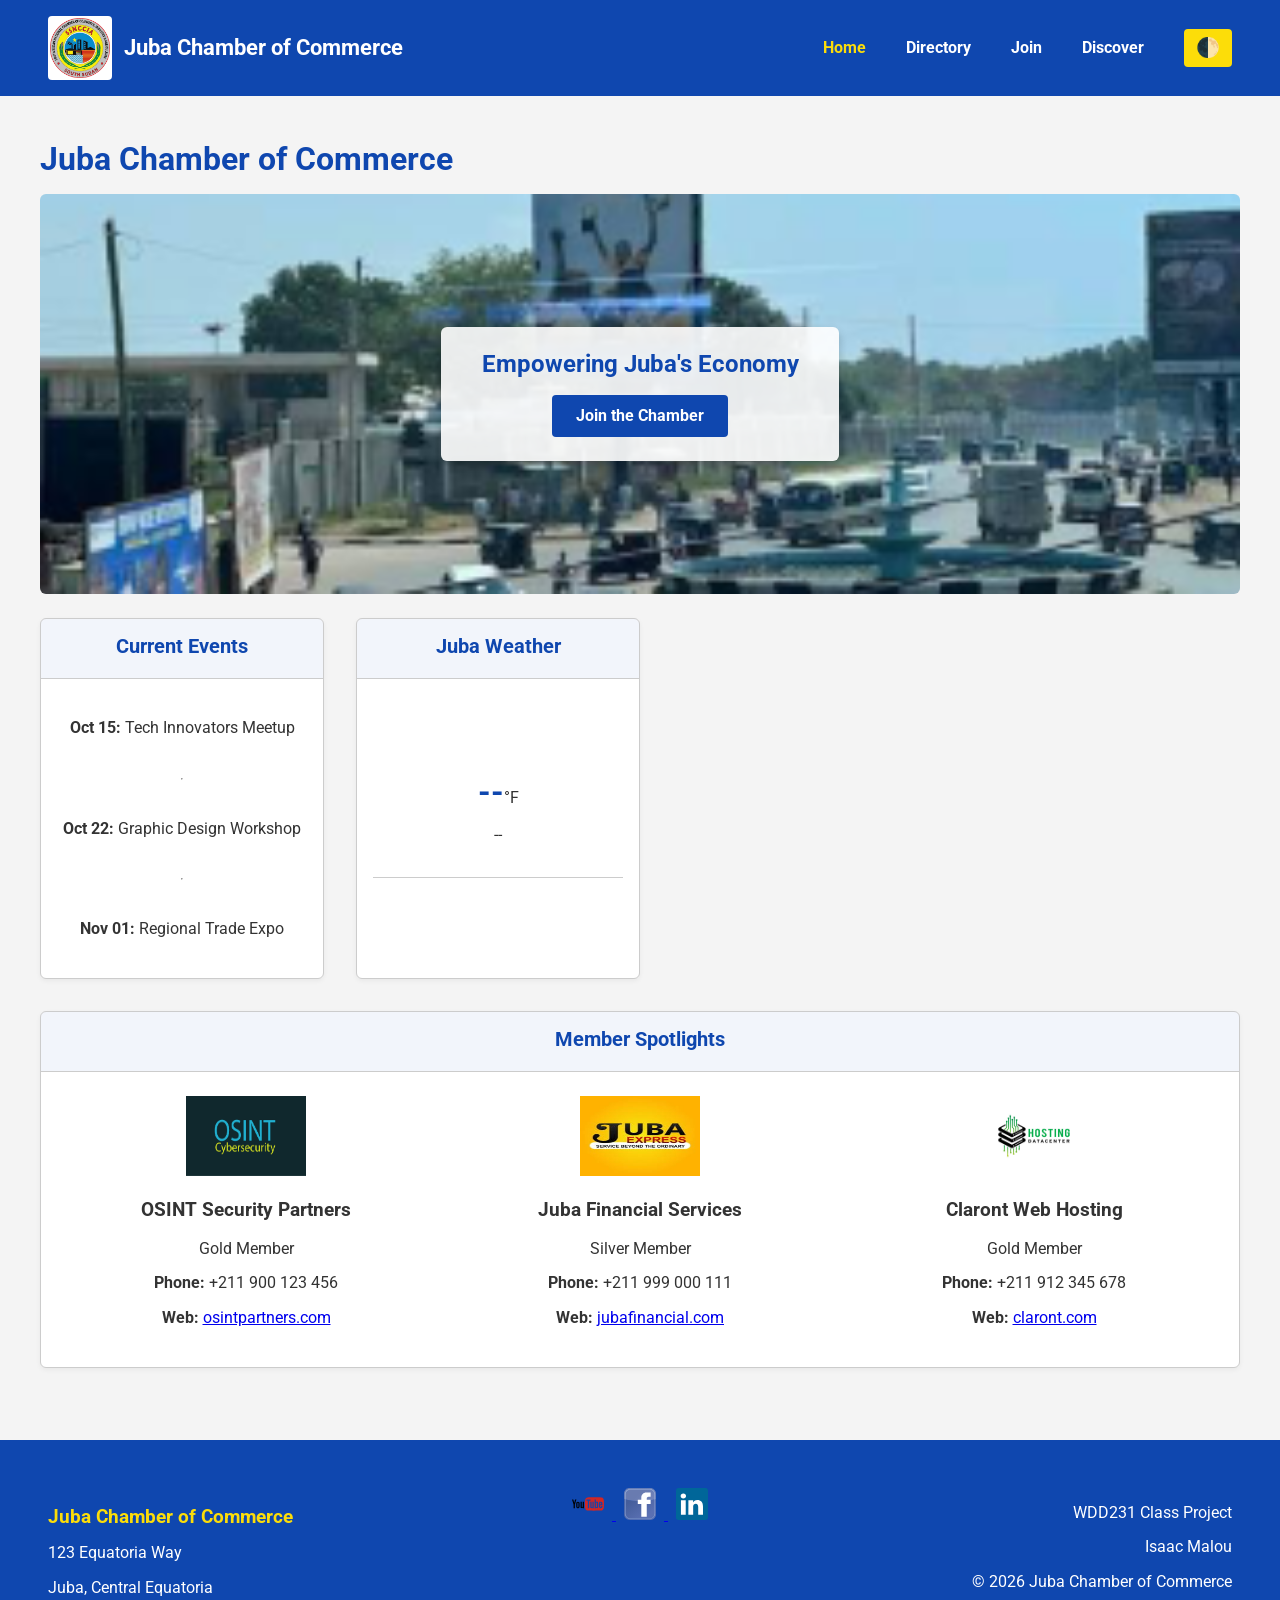
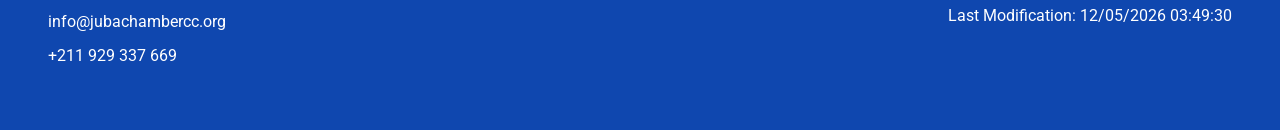
<file: chamber/index.html>
<!DOCTYPE html>
<html lang="en">

<head>
    <meta charset="UTF-8">
    <meta name="viewport" content="width=device-width, initial-scale=1.0">
    <title>Juba Chamber of Commerce - Home</title>
    <meta name="description"
        content="Welcome to the Juba Chamber of Commerce. Discover local businesses, networking events, and community growth opportunities.">
    <meta name="author" content="Isaac Malou">

    <link rel="icon" href="images/favicon.ico" type="image/x-icon">
    <meta name="theme-color" content="#ffffff">

    <!-- Open Graph Protocol -->
    <meta property="og:title" content="Juba Chamber of Commerce - Home">
    <meta property="og:description" content="Welcome to the Juba Chamber of Commerce. Grow your business with us.">
    <meta property="og:image" content="https://isaacmatrix.github.io/wdd231/chamber/images/chamber-logo.png">
    <meta property="og:url" content="https://isaacmatrix.github.io/wdd231/chamber/index.html">
    <meta property="og:type" content="website">

    <!-- Google Fonts: Roboto -->
    <link rel="preconnect" href="https://fonts.googleapis.com">
    <link rel="preconnect" href="https://fonts.gstatic.com" crossorigin>
    <link href="https://fonts.googleapis.com/css2?family=Roboto:wght@400;700&display=swap" rel="stylesheet">

    <!-- CSS Loading Sequence -->
    <link rel="stylesheet" href="styles/normalize.css">
    <link rel="stylesheet" href="styles/small.css">
    <link rel="stylesheet" href="styles/larger.css">

    <!-- Specific script for the home page -->
    <script src="scripts/home.js" defer></script>
</head>

<body>
    <header>
        <div class="logo-title">
            <img src="images/chamber-logo.png" alt="Juba Chamber Logo" class="main-logo" width="80" height="80">
            <span class="site-title">Juba Chamber of Commerce</span>
        </div>
        <div class="header-right-controls">
            <button id="hamburger-menu" aria-label="Toggle site navigation menu">☰</button>
            <nav id="primary-nav">
                <ul class="menu-list">
                    <li><a href="index.html" class="active">Home</a></li> <!-- ACTIVE IS HERE -->
                    <li><a href="directory.html">Directory</a></li>
                    <li><a href="join.html">Join</a></li>
                    <li><a href="discover.html">Discover</a></li>
                </ul>
            </nav>
            <button id="dark-mode-toggle" aria-label="Toggle dark theme" title="Toggle Dark/Light Mode">🌓</button>
        </div>
    </header>

    <main>
        <h1 class="page-title">Juba Chamber of Commerce</h1>

        <!-- Hero Image & Call to Action -->
        <section class="hero">
            <picture>
                <source srcset="images/hero-large.png" media="(min-width: 800px)">
                <img src="images/hero-small.png" alt="Juba Business District" width="800" height="400" loading="lazy">
            </picture>
            <div class="cta-container">
                <h2>Empowering Juba's Economy</h2>
                <a href="join.html" class="cta-button">Join the Chamber</a>
            </div>
        </section>

        <!-- Dynamic Content Grid -->
        <div class="home-grid">
            <section class="home-card current-events">
                <div class="card-header">
                    <h2>Current Events</h2>
                </div>
                <div class="card-body event-list">
                    <p><strong>Oct 15:</strong> Tech Innovators Meetup</p>
                    <hr>
                    <p><strong>Oct 22:</strong> Graphic Design Workshop</p>
                    <hr>
                    <p><strong>Nov 01:</strong> Regional Trade Expo</p>
                </div>
            </section>

            <section class="home-card weather-section">
                <div class="card-header">
                    <h2>Juba Weather</h2>
                </div>
                <div class="card-body weather-body">
                    <div class="current-weather">
                        <img id="weather-icon" src="[data-uri]"
                            alt="Weather Icon" width="50" height="50">
                        <p><span id="current-temp">--</span>&deg;F</p>
                        <p id="weather-desc" class="business-tag">--</p>
                    </div>
                    <div id="forecast" class="forecast-container"></div>
                </div>
            </section>

            <section class="home-card spotlights-section">
                <div class="card-header">
                    <h2>Member Spotlights</h2>
                </div>
                <div id="spotlight-container" class="spotlight-grid card-body"></div>
            </section>
        </div>
    </main>

    <footer>
        <div class="footer-column footer-contact">
            <h3>Juba Chamber of Commerce</h3>
            <p>123 Equatoria Way</p>
            <p>Juba, Central Equatoria</p>
            <p>info@jubachambercc.org</p>
            <p>+211 929 337 669</p>
        </div>
        <div class="footer-column footer-social">
            <a href="https://youtube.com" target="_blank" rel="noopener" aria-label="YouTube Link">
                <img src="images/youtube-icon.svg" alt="YouTube Icon" class="social-icon" width="30" height="30">
            </a>
            <a href="https://facebook.com" target="_blank" rel="noopener" aria-label="Facebook Link">
                <img src="images/facebook-icon.svg" alt="Facebook Icon" class="social-icon" width="30" height="30">
            </a>
            <a href="https://linkedin.com" target="_blank" rel="noopener" aria-label="LinkedIn Link">
                <img src="images/linkedin-icon.svg" alt="LinkedIn Icon" class="social-icon" width="30" height="30">
            </a>
        </div>
        <div class="footer-column footer-dev">
            <p>WDD231 Class Project</p>
            <p>Isaac Malou</p>
            <p>&copy; <span id="currentyear"></span> Juba Chamber of Commerce</p>
            <p id="lastModified"></p>
        </div>
    </footer>
</body>

</html>
</file>
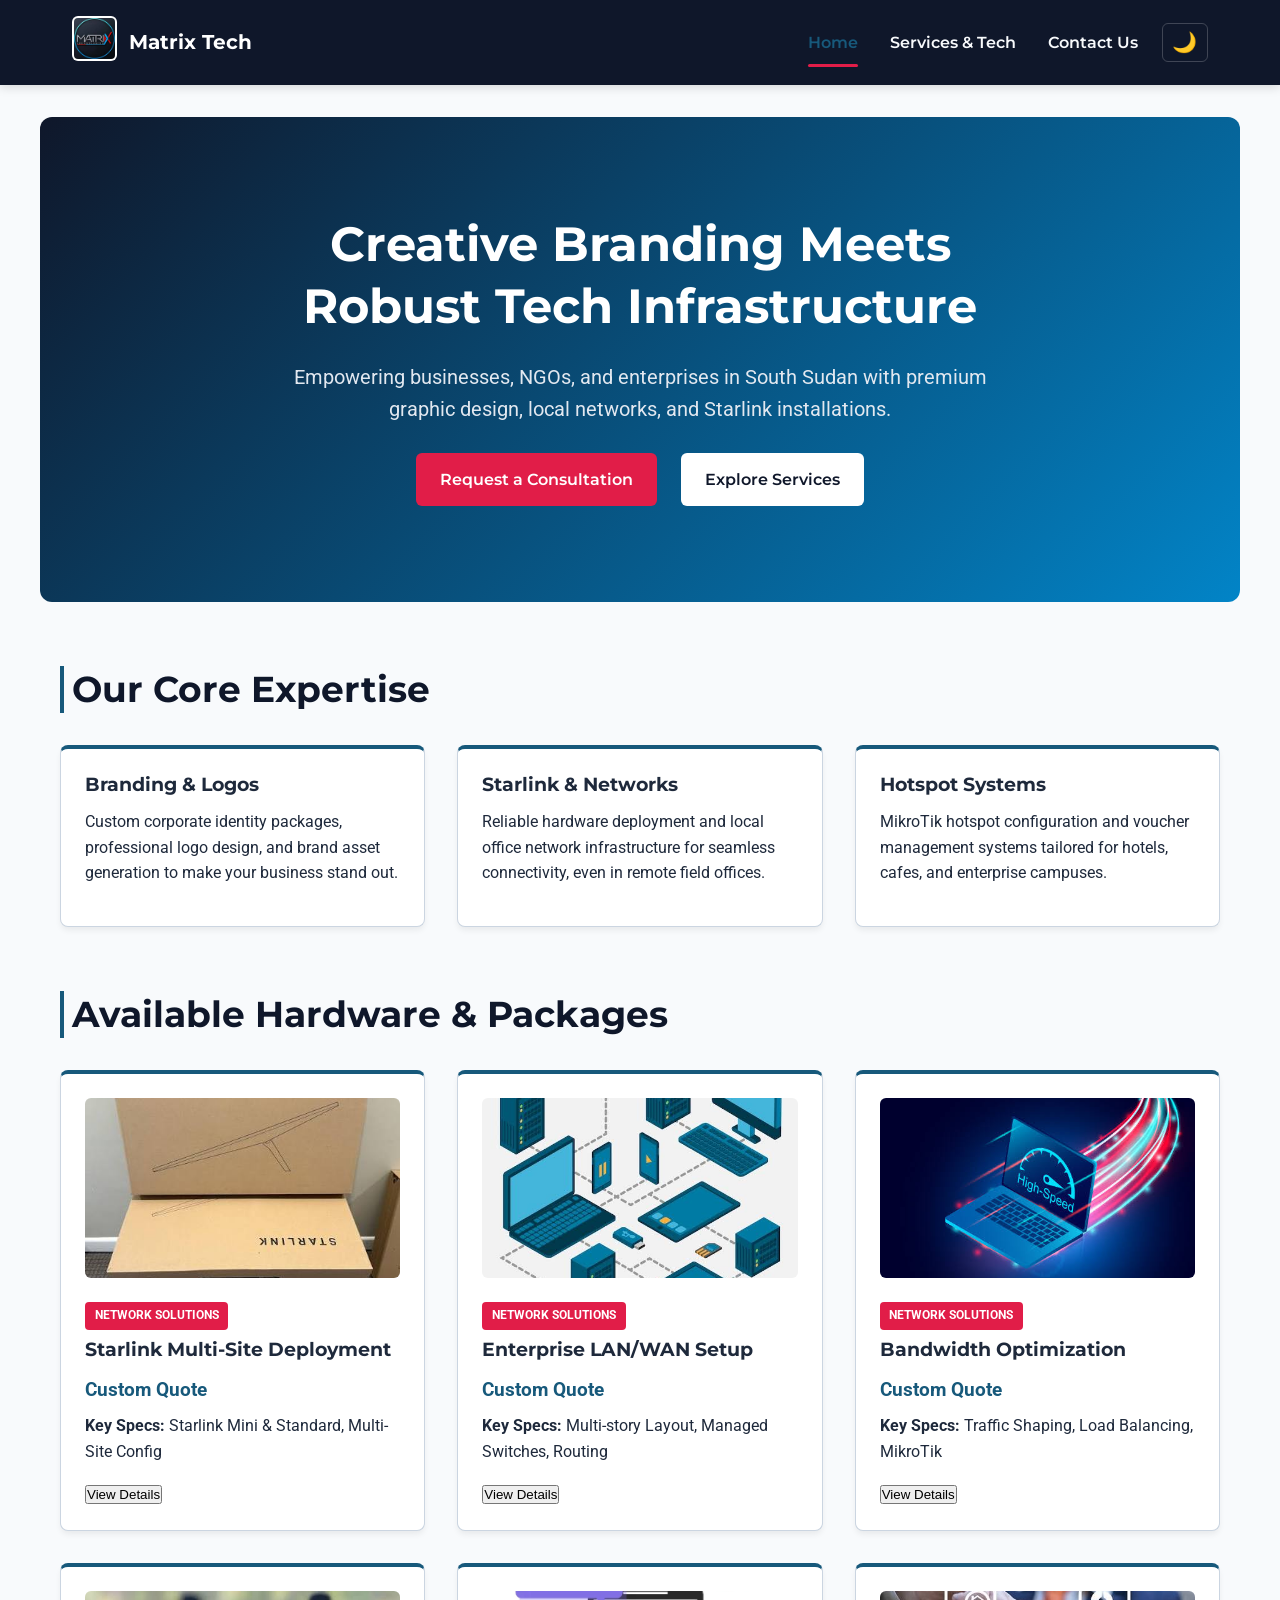
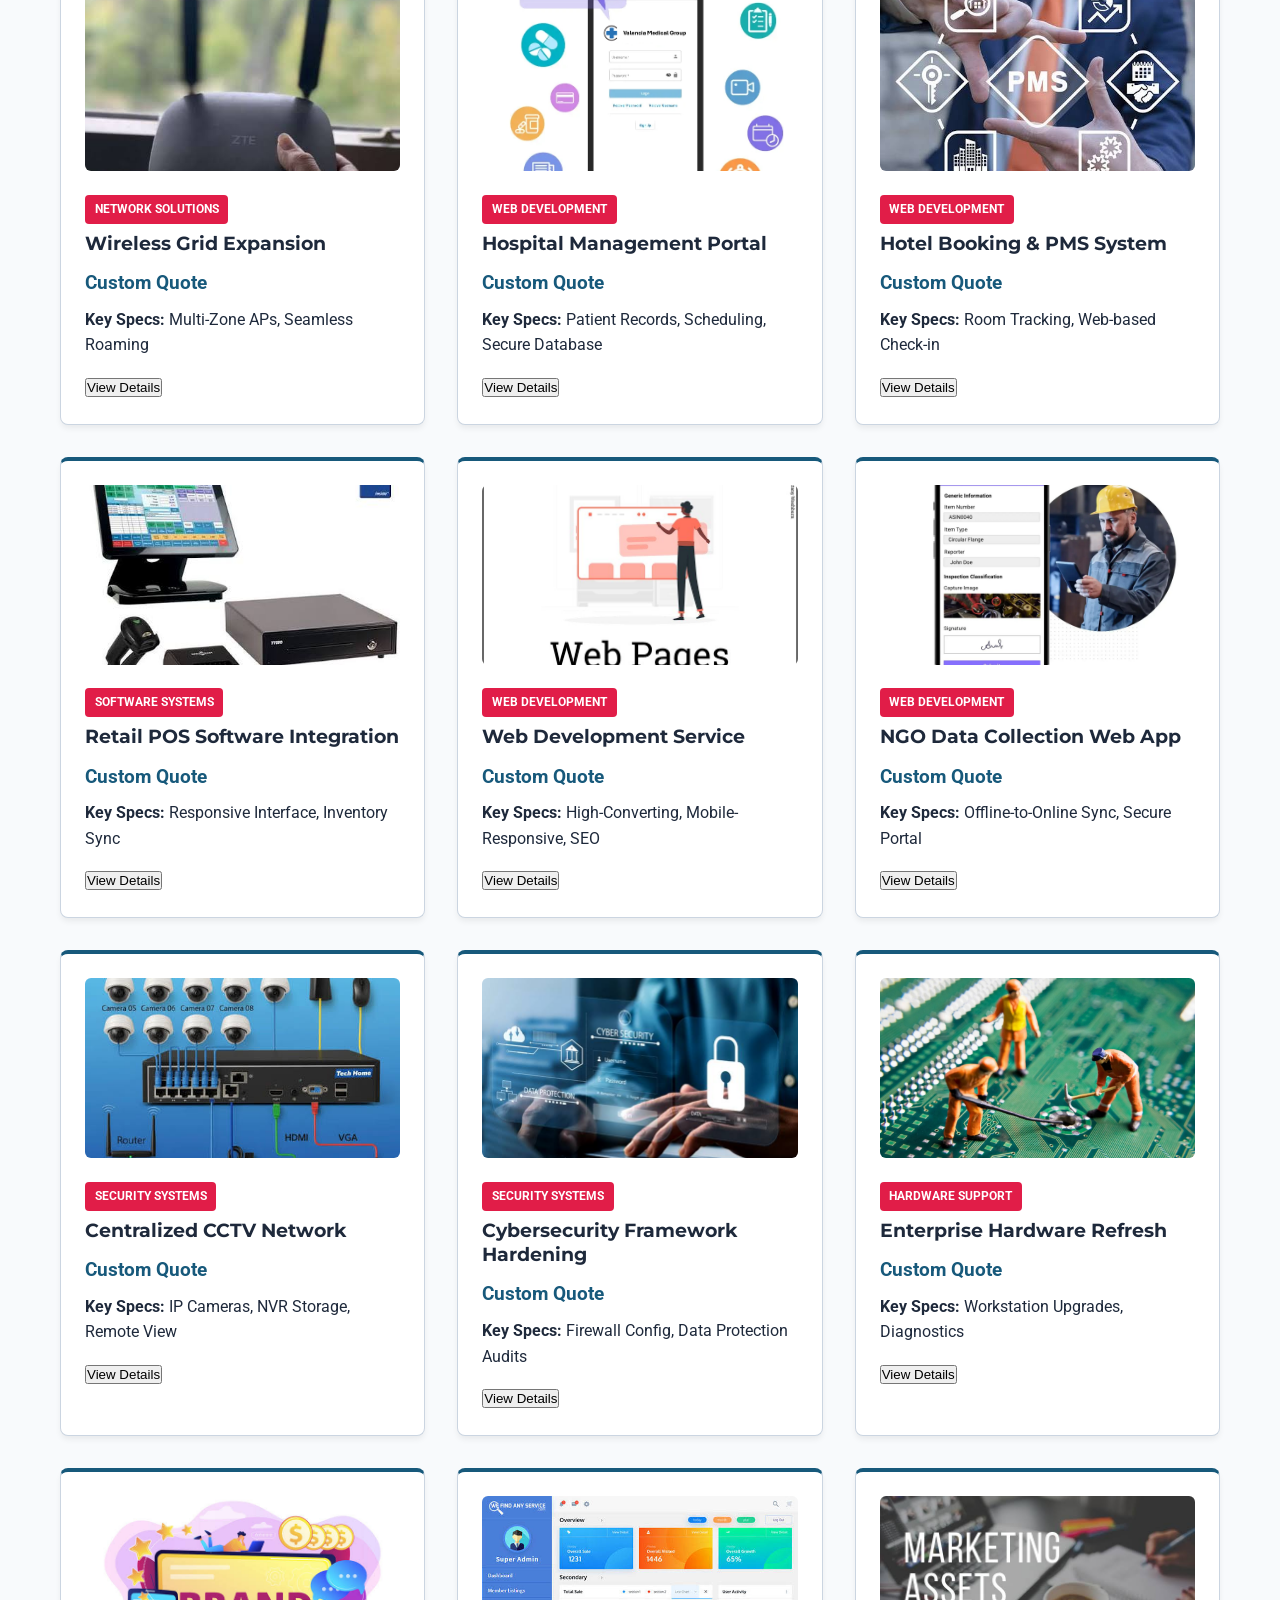
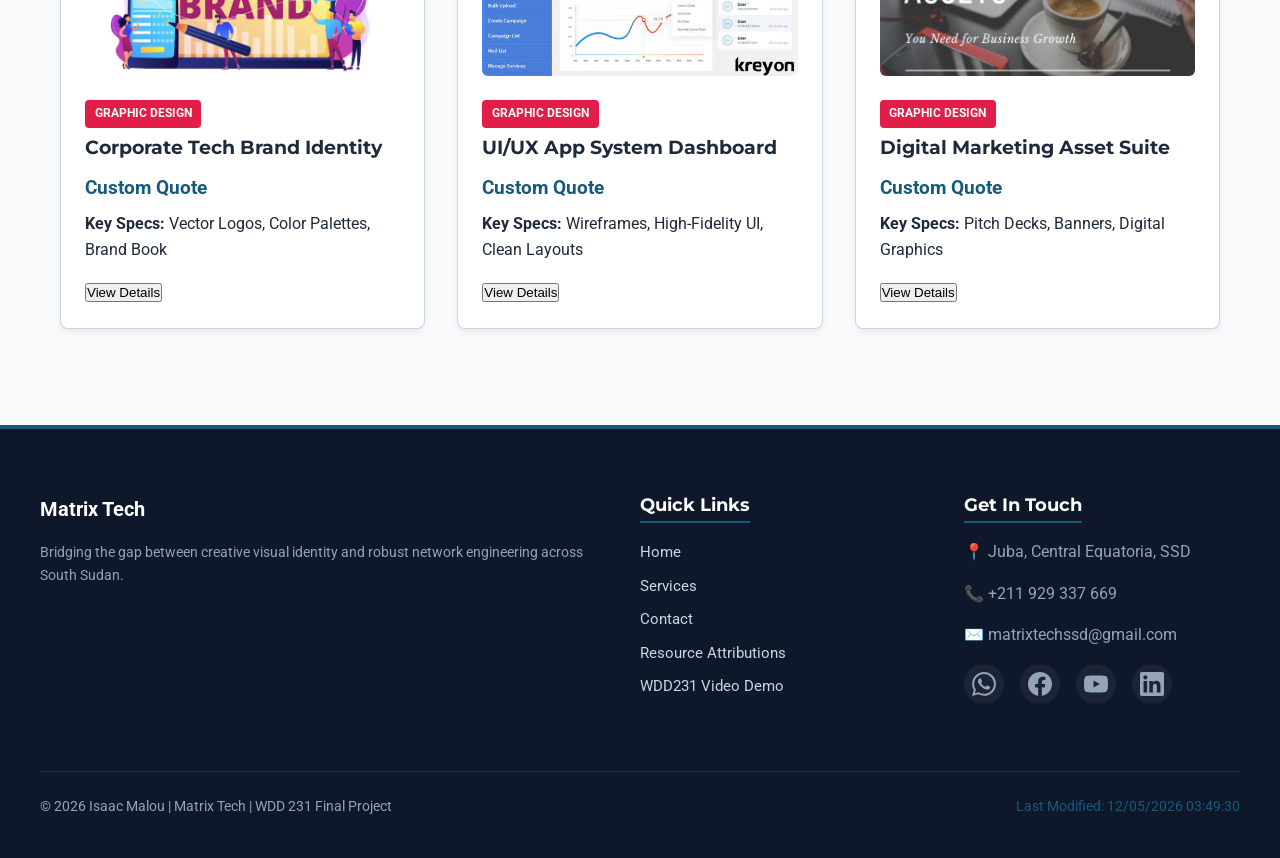
<file: project/index.html>
<!DOCTYPE html>
<html lang="en">

<head>
    <meta charset="UTF-8">
    <meta name="viewport" content="width=device-width, initial-scale=1.0">

    <!-- SEO & Page Requirements -->
    <title>Matrix Tech | Graphic Design & Tech Solutions in South Sudan</title>
    <meta name="description"
        content="Matrix Tech provides professional graphic design, corporate branding, Starlink installations, and enterprise network solutions across South Sudan.">
    <meta name="author" content="Isaac Malou">

    <!-- Open Graph for Social Sharing (Facebook, LinkedIn, etc.) -->
    <meta property="og:title" content="Matrix Tech | Tech & Design Solutions">
    <meta property="og:type" content="website">
    <!-- Absolute URL for og:image -->
    <meta property="og:image" content="https://isaacmalou.github.io/wdd231/project/images/matrix-logo.png">
    <meta property="og:url" content="https://isaacmalou.github.io/wdd231/project/index.html">
    <meta property="og:description"
        content="Empowering businesses in South Sudan with premium branding and robust tech infrastructure.">

    <!-- Branding -->
    <link rel="icon" href="images/favicon.ico" type="image/x-icon">

    <!-- Google Fonts -->
    <link rel="preconnect" href="https://fonts.googleapis.com">
    <link rel="preconnect" href="https://fonts.gstatic.com" crossorigin>
    <link
        href="https://fonts.googleapis.com/css2?family=Montserrat:wght@600;700&family=Roboto:wght@400;500;700&display=swap"
        rel="stylesheet">

    <!-- Core Stylesheets -->
    <link rel="stylesheet" href="styles/small.css">
    <link rel="stylesheet" href="styles/larger.css">

    
    <script type="module" src="scripts/utils.js"></script>
</head>

<body>
    <header class="site-header">
        <div class="header-container">
            <div class="logo-box">
                <a href="index.html">
                    <img src="images/matrix-logo.png" alt="Matrix Tech Logo" class="site-logo" width="80" height="80">
                </a>
                <div class="brand-text">
                    <span class="brand-name">Matrix Tech</span>
                </div>
            </div>

            <div class="header-controls">
                <button id="theme-toggle" aria-label="Toggle Dark Mode" class="icon-btn">🌙</button>
                <button id="menu-toggle" aria-label="Toggle Navigation" class="icon-btn">☰</button>
            </div>

            <nav id="primary-nav">
                <ul class="menu">
                    <li><a href="index.html" class="active">Home</a></li>
                    <li><a href="services.html">Services & Tech</a></li>
                    <li><a href="contact.html">Contact Us</a></li>
                </ul>
            </nav>
        </div>
    </header>

    <main>
        <!-- Pro Hero Section -->
        <section class="hero">
            <div class="hero-overlay">
                <div class="hero-content">
                    <h1>Creative Branding Meets Robust Tech Infrastructure</h1>
                    <p>Empowering businesses, NGOs, and enterprises in South Sudan with premium graphic design, local
                        networks, and Starlink installations.</p>
                    <div class="hero-actions">
                        
                        <a href="contact.html" class="action-link primary-link">Request a Consultation</a>
                        <a href="services.html" class="action-link secondary-link">Explore Services</a>
                    </div>
                </div>
            </div>
        </section>

        <!-- Core Services Overview -->
        <section class="features">
            <h2>Our Core Expertise</h2>
            <div class="feature-grid">
                <article class="feature-card">
                    <h3>Branding & Logos</h3>
                    <p>Custom corporate identity packages, professional logo design, and brand asset generation to make
                        your business stand out.</p>
                </article>

                <article class="feature-card">
                    <h3>Starlink & Networks</h3>
                    <p>Reliable hardware deployment and local office network infrastructure for seamless connectivity,
                        even in remote field offices.</p>
                </article>

                <article class="feature-card">
                    <h3>Hotspot Systems</h3>
                    <p>MikroTik hotspot configuration and voucher management systems tailored for hotels, cafes, and
                        enterprise campuses.</p>
                </article>
            </div>
        </section>

        <!-- Dynamic Data Section -->
        <section class="dynamic-showcase">
            <h2>Available Hardware & Packages</h2>
            <!-- This container will be populated by JavaScript (15 items) -->
            <div id="hardware-inventory" class="inventory-grid">
                <!-- Data will load here dynamically via fetch() -->
            </div>
        </section>
    </main>

    <!-- Professional Footer -->
    <footer class="site-footer">
        <div class="footer-container">
            <!-- Brand Column -->
            <div class="footer-col brand-col">
                <p class="footer-brand"><strong>Matrix Tech</strong></p>
                <p class="footer-bio">Bridging the gap between creative visual identity and robust network engineering
                    across South Sudan.</p>
            </div>

            <!-- Quick Links Column -->
            <div class="footer-col links-col">
                <h3>Quick Links</h3>
                <ul>
                    <li><a href="index.html">Home</a></li>
                    <li><a href="services.html">Services</a></li>
                    <li><a href="contact.html">Contact</a></li>
                    <li><a href="attributions.html">Resource Attributions</a></li>
                    <li><a href="https://youtube.com/your-demo-link" target="_blank" rel="noopener noreferrer">WDD231
                            Video Demo</a></li>
                </ul>
            </div>

            <!-- Contact & Social Column -->
            <div class="footer-col contact-col">
                <h3>Get In Touch</h3>
                <p>📍 Juba, Central Equatoria, SSD</p>
                <p>📞 +211 929 337 669</p>
                <p>✉️ matrixtechssd@gmail.com</p>

                <!-- Zero-Dependency Inline SVG Social Icons -->
                <div class="social-links">
                    <!-- WhatsApp -->
                    <a href="https://wa.me/211929337669" target="_blank" rel="noopener noreferrer"
                        aria-label="WhatsApp">
                        <svg viewBox="0 0 24 24" width="24" height="24" fill="currentColor">
                            <path
                                d="M17.472 14.382c-.297-.149-1.758-.867-2.03-.967-.273-.099-.471-.148-.67.15-.197.297-.767.966-.94 1.164-.173.199-.347.223-.644.075-.297-.15-1.255-.463-2.39-1.475-.883-.788-1.48-1.761-1.653-2.059-.173-.297-.018-.458.13-.606.134-.133.298-.347.446-.52.149-.174.198-.298.298-.497.099-.198.05-.371-.025-.52-.075-.149-.669-1.612-.916-2.207-.242-.579-.487-.5-.669-.51a12.8 12.8 0 0 0-.57-.01c-.198 0-.52.074-.792.372-.272.297-1.04 1.016-1.04 2.479 0 1.462 1.065 2.875 1.213 3.074.149.198 2.096 3.2 5.077 4.487.709.306 1.262.489 1.694.625.712.227 1.36.195 1.871.118.571-.085 1.758-.719 2.006-1.413.248-.694.248-1.289.173-1.413-.074-.124-.272-.198-.57-.347m-5.421 7.403h-.004a9.87 9.87 0 0 1-5.031-1.378l-.361-.214-3.741.982.998-3.648-.235-.374a9.86 9.86 0 0 1-1.51-5.26c.001-5.45 4.436-9.884 9.888-9.884 2.64 0 5.122 1.03 6.988 2.898a9.825 9.825 0 0 1 2.893 6.994c-.003 5.45-4.437 9.884-9.885 9.884m8.413-18.297A11.815 11.815 0 0 0 12.05 0C5.495 0 .16 5.335.157 11.892c0 2.096.547 4.142 1.588 5.945L.057 24l6.305-1.654a11.882 11.882 0 0 0 5.683 1.448h.005c6.554 0 11.89-5.335 11.893-11.893a11.821 11.821 0 0 0-3.48-8.413Z" />
                        </svg>
                    </a>
                    <!-- Facebook -->
                    <a href="https://facebook.com" target="_blank" rel="noopener noreferrer" aria-label="Facebook">
                        <svg viewBox="0 0 24 24" width="24" height="24" fill="currentColor">
                            <path
                                d="M24 12.073c0-6.627-5.373-12-12-12s-12 5.373-12 12c0 5.99 4.388 10.954 10.125 11.854v-8.385H7.078v-3.469h3.047V9.43c0-3.007 1.792-4.669 4.533-4.669 1.312 0 2.686.235 2.686.235v2.953H15.83c-1.491 0-1.956.925-1.956 1.874v2.25h3.328l-.532 3.469h-2.796v8.385C19.612 23.027 24 18.062 24 12.073z" />
                        </svg>
                    </a>
                    <!-- YouTube -->
                    <a href="https://youtube.com" target="_blank" rel="noopener noreferrer" aria-label="YouTube">
                        <svg viewBox="0 0 24 24" width="24" height="24" fill="currentColor">
                            <path
                                d="M23.498 6.186a3.016 3.016 0 0 0-2.122-2.136C19.505 3.545 12 3.545 12 3.545s-7.505 0-9.377.505A3.017 3.017 0 0 0 .502 6.186C0 8.07 0 12 0 12s0 3.93.502 5.814a3.016 3.016 0 0 0 2.122 2.136c1.871.505 9.376.505 9.376.505s7.505 0 9.377-.505a3.015 3.015 0 0 0 2.122-2.136C24 15.93 24 12 24 12s0-3.93-.502-5.814zM9.545 15.568V8.432L15.818 12l-6.273 3.568z" />
                        </svg>
                    </a>
                    <!-- LinkedIn -->
                    <a href="https://linkedin.com" target="_blank" rel="noopener noreferrer" aria-label="LinkedIn">
                        <svg viewBox="0 0 24 24" width="24" height="24" fill="currentColor">
                            <path
                                d="M20.447 20.452h-3.554v-5.569c0-1.328-.027-3.037-1.852-3.037-1.853 0-2.136 1.445-2.136 2.939v5.667H9.351V9h3.414v1.561h.046c.477-.9 1.637-1.85 3.37-1.85 3.601 0 4.267 2.37 4.267 5.455v6.286zM5.337 7.433c-1.144 0-2.063-.926-2.063-2.065 0-1.138.92-2.063 2.063-2.063 1.14 0 2.064.925 2.064 2.063 0 1.139-.925 2.065-2.064 2.065zm1.782 13.019H3.555V9h3.564v11.452zM22.225 0H1.771C.792 0 0 .774 0 1.729v20.542C0 23.227.792 24 1.771 24h20.451C23.2 24 24 23.227 24 22.271V1.729C24 .774 23.2 0 22.222 0h.003z" />
                        </svg>
                    </a>
                </div>
            </div>
        </div>

        <div class="footer-legal">
            <p>&copy; <span id="currentyear"></span> Isaac Malou | Matrix Tech | WDD 231 Final Project</p>
            <p id="lastModified" class="mod-date"></p>
        </div>
    </footer>
</body>

</html>
</file>
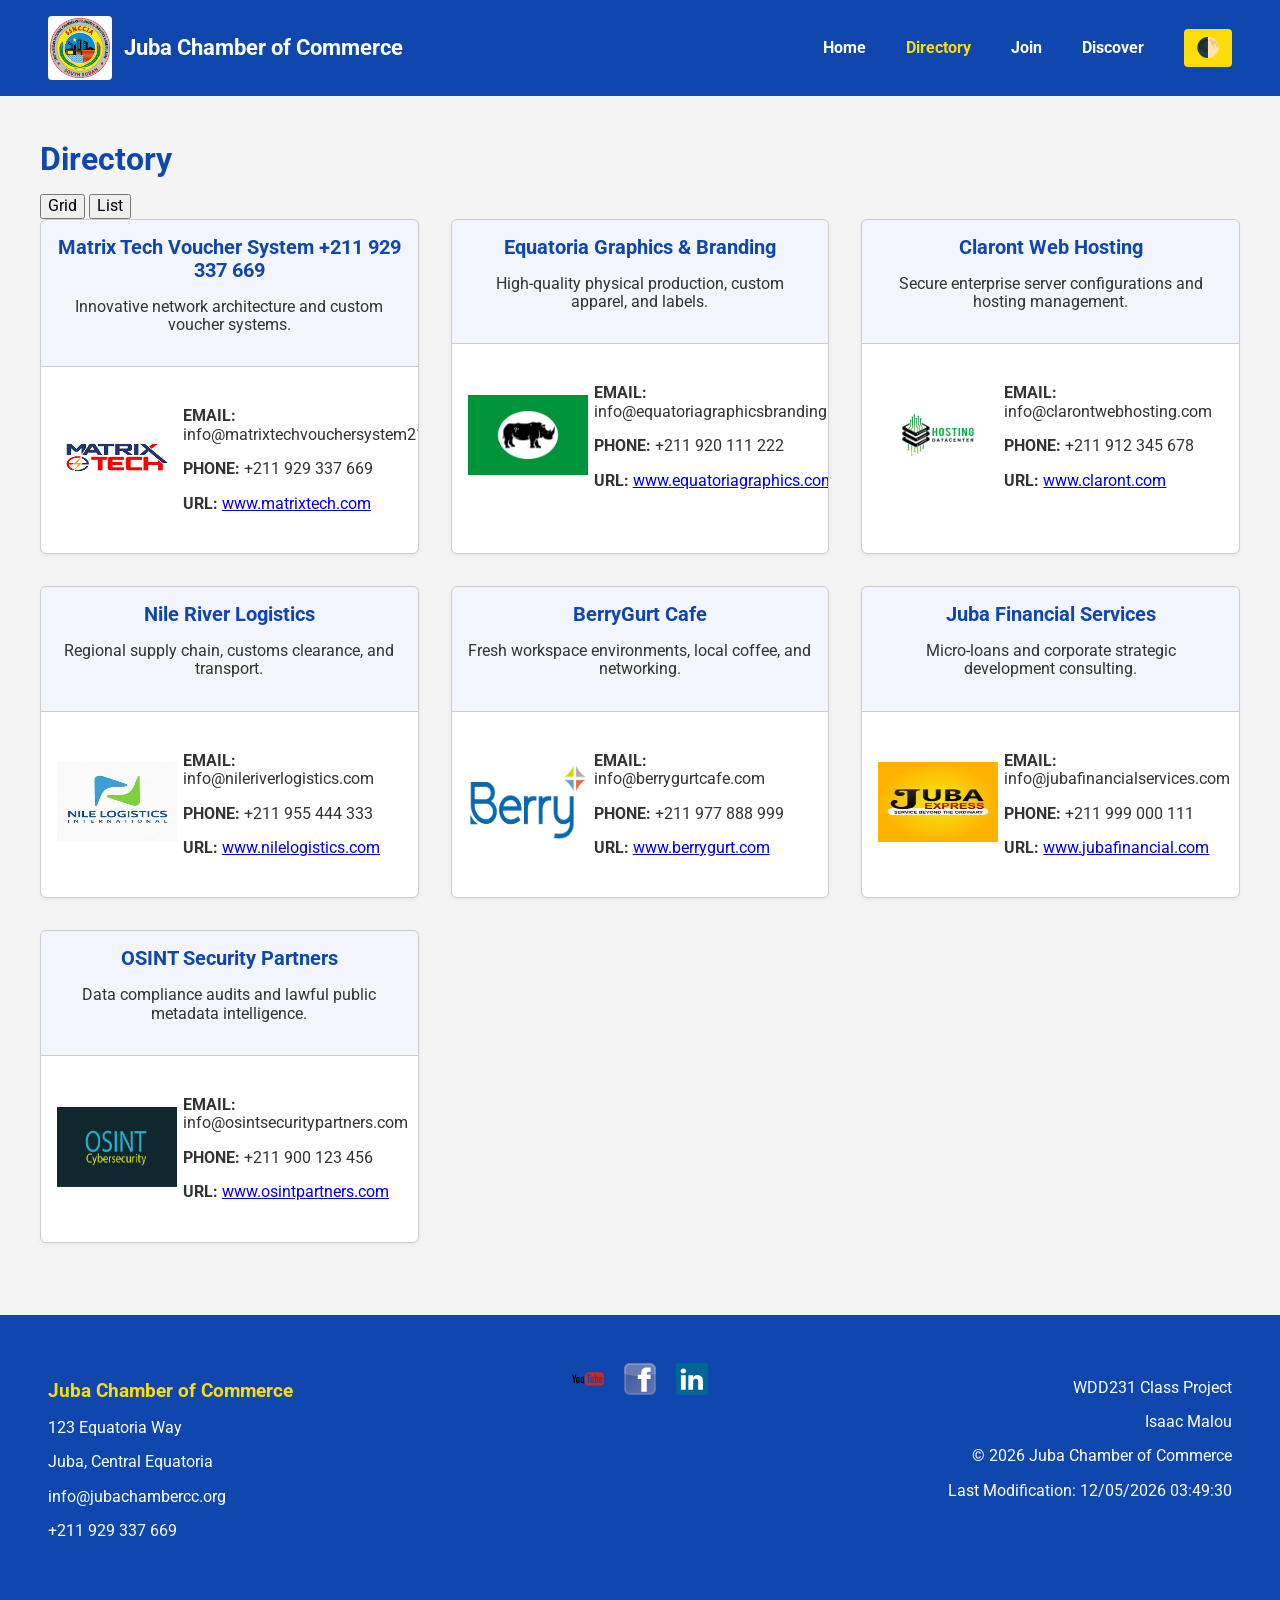
<file: chamber/directory.html>
<!DOCTYPE html>
<html lang="en">

<head>
    <meta charset="UTF-8">
    <meta name="viewport" content="width=device-width, initial-scale=1.0">
    <title>Juba Chamber of Commerce - Directory</title>
    <meta name="description" content="Official business directory page for members of the Juba Chamber of Commerce.">
    <meta name="author" content="Isaac Malou">

    <link rel="icon" href="images/favicon.ico" type="image/x-icon">

    <!-- Open Graph Protocol -->
    <meta property="og:title" content="Juba Chamber of Commerce - Directory">
    <meta property="og:description"
        content="Explore local qualified businesses and community frameworks inside our official chamber directory.">
    <meta property="og:image" content="https://isaacmatrix.github.io/wdd231/chamber/images/chamber-logo.png">
    <meta property="og:url" content="https://isaacmatrix.github.io/wdd231/chamber/directory.html">
    <meta property="og:type" content="website">

    <!-- Google Fonts: Roboto -->
    <link rel="preconnect" href="https://fonts.googleapis.com">
    <link rel="preconnect" href="https://fonts.gstatic.com" crossorigin>
    <link href="https://fonts.googleapis.com/css2?family=Roboto:wght@400;700&display=swap" rel="stylesheet">

    <!-- CSS Loading Sequence -->
    <link rel="stylesheet" href="styles/normalize.css">
    <link rel="stylesheet" href="styles/small.css">
    <link rel="stylesheet" href="styles/larger.css">

    <script src="scripts/directory.js" defer></script>
</head>

<body>
    <header>
        <div class="logo-title">
            <img src="images/chamber-logo.png" alt="Juba Chamber Logo" class="main-logo">
            <span class="site-title">Juba Chamber of Commerce</span>
        </div>
        <div class="header-right-controls">
            <button id="hamburger-menu" aria-label="Toggle site navigation menu" aria-expanded="false">☰</button>
            <nav id="primary-nav">
                <ul class="menu-list">
                    <li><a href="index.html">Home</a></li>
                    <li><a href="directory.html" class="active">Directory</a></li> <!-- ACTIVE IS HERE NOW -->
                    <li><a href="join.html">Join</a></li>
                    <li><a href="discover.html">Discover</a></li>
                </ul>
            </nav>
            <button id="dark-mode-toggle" aria-label="Toggle dark theme" title="Toggle Dark/Light Mode">🌓</button>
        </div>
    </header>

    <main>
        <h1 class="page-title">Directory</h1>

        <div class="view-toggle-bar">
            <button id="grid-view" class="toggle-btn active-btn">Grid</button>
            <button id="list-view" class="toggle-btn">List</button>
        </div>

        <div id="directory-container" class="grid-layout"></div>
    </main>

    <footer>
        <div class="footer-column footer-contact">
            <h3>Juba Chamber of Commerce</h3>
            <p>123 Equatoria Way</p>
            <p>Juba, Central Equatoria</p>
            <p>info@jubachambercc.org</p>
            <p>+211 929 337 669</p>
        </div>
        <div class="footer-column footer-social">
            <a href="https://youtube.com" target="_blank" rel="noopener" aria-label="YouTube Link"><img
                    src="images/youtube-icon.svg" alt="YouTube Icon" class="social-icon"></a>
            <a href="https://facebook.com" target="_blank" rel="noopener" aria-label="Facebook Link"><img
                    src="images/facebook-icon.svg" alt="Facebook Icon" class="social-icon"></a>
            <a href="https://linkedin.com" target="_blank" rel="noopener" aria-label="LinkedIn Link"><img
                    src="images/linkedin-icon.svg" alt="LinkedIn Icon" class="social-icon"></a>
        </div>
        <div class="footer-column footer-dev">
            <p>WDD231 Class Project</p>
            <p>Isaac Malou</p>
            <p>&copy; <span id="currentyear"></span> Juba Chamber of Commerce</p>
            <p id="lastModified"></p>
        </div>
    </footer>
</body>

</html>
</file>
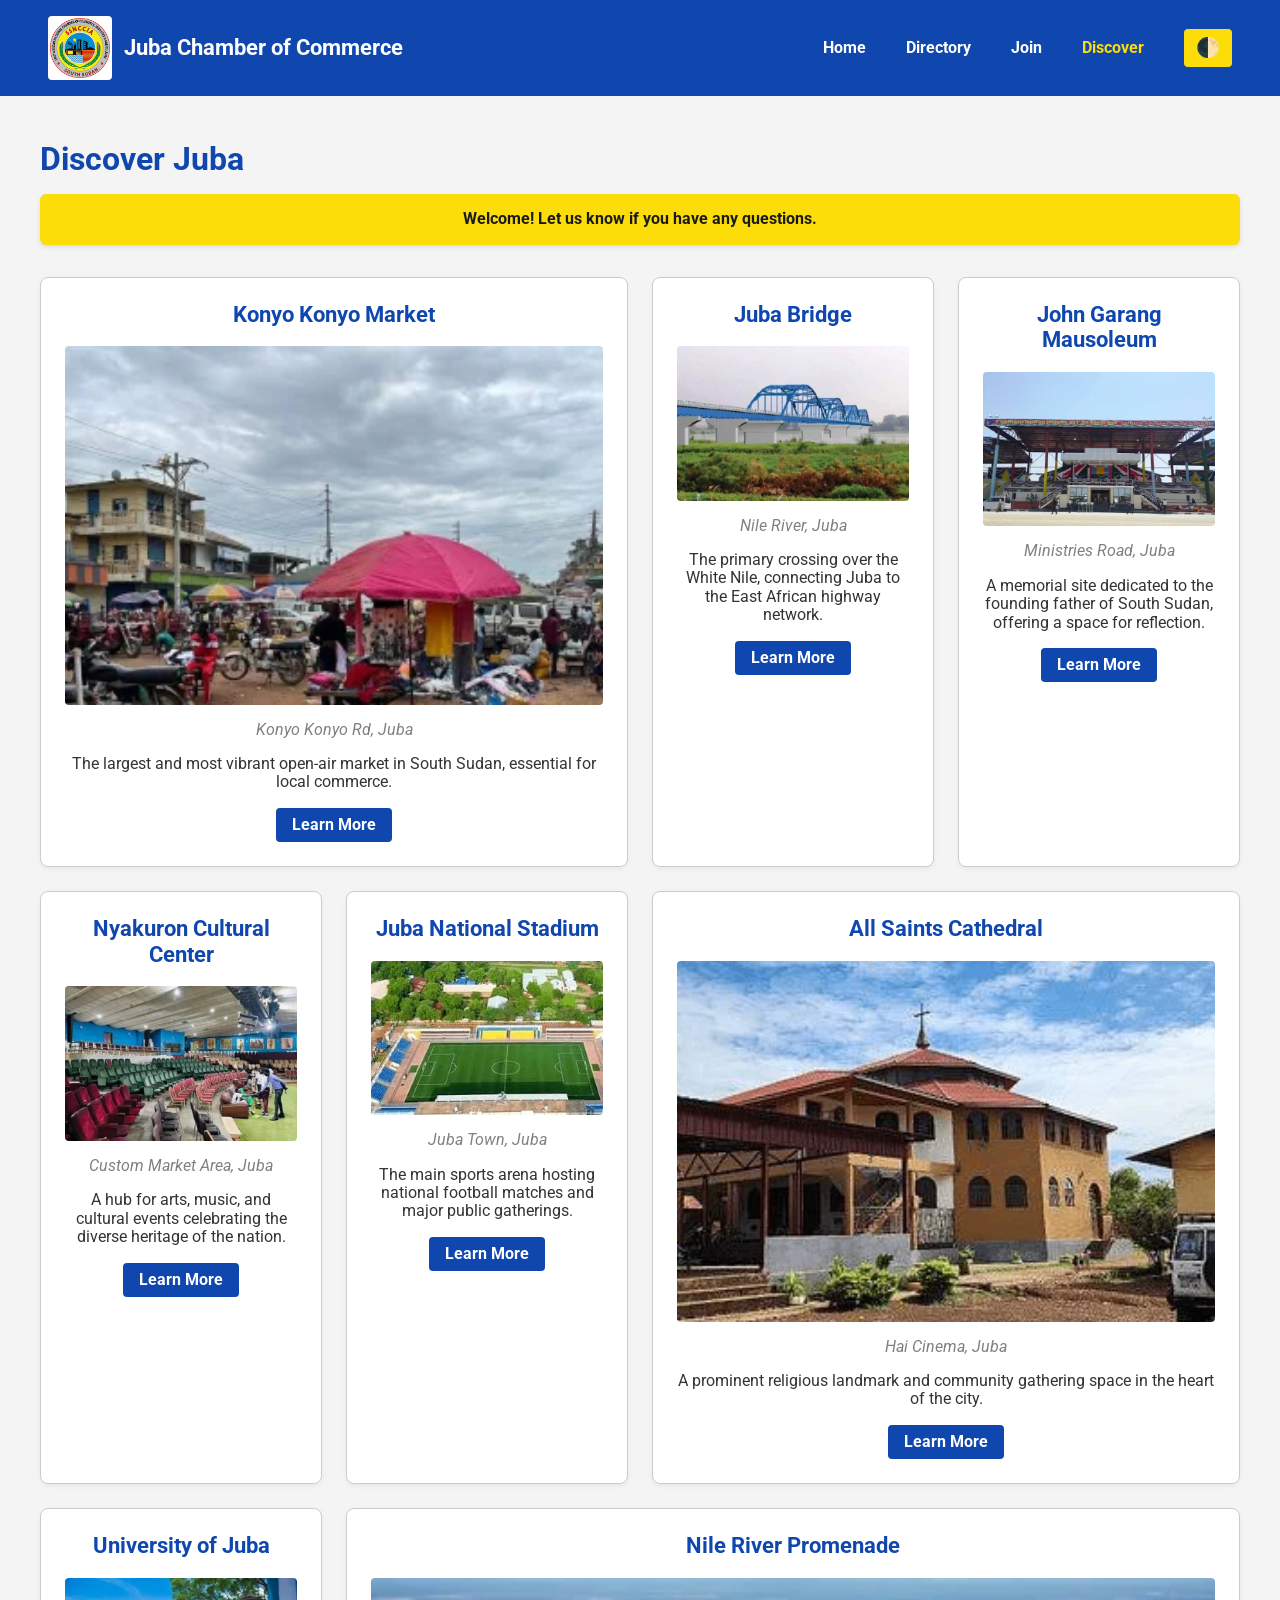
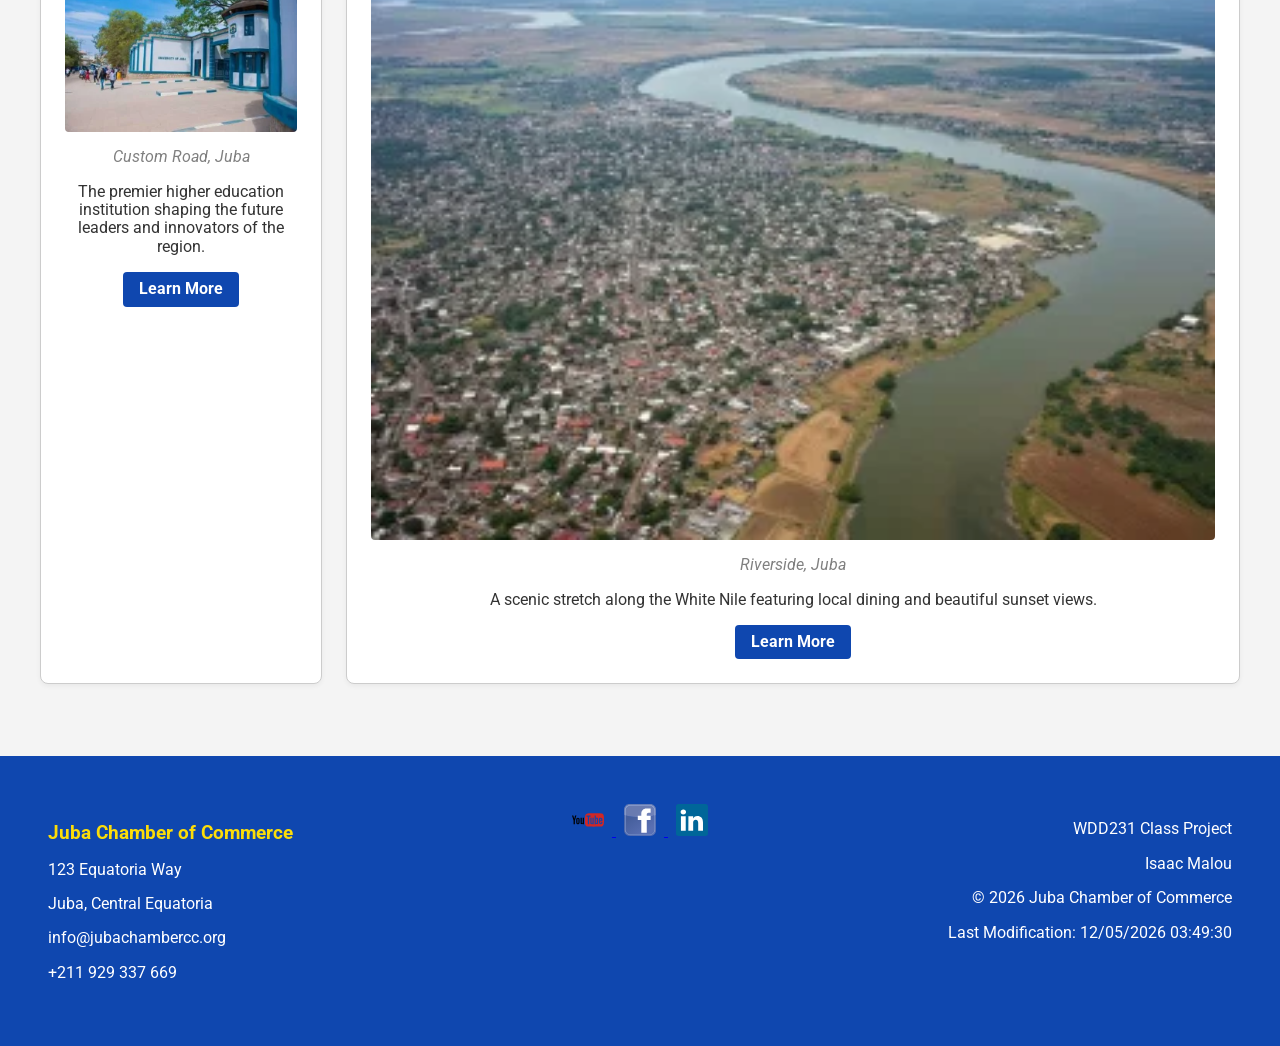
<file: chamber/discover.html>
<!DOCTYPE html>
<html lang="en">

<head>
    <meta charset="UTF-8">
    <meta name="viewport" content="width=device-width, initial-scale=1.0">
    <title>Juba Chamber of Commerce - Discover</title>
    <meta name="description"
        content="Discover the vibrant city of Juba, South Sudan. Explore local businesses, landmarks, and culture.">
    <meta name="author" content="Isaac Malou">

    <link rel="icon" href="images/favicon.ico" type="image/x-icon">
    <meta name="theme-color" content="#ffffff">

    <link rel="preconnect" href="https://fonts.googleapis.com">
    <link rel="preconnect" href="https://fonts.gstatic.com" crossorigin>
    <link href="https://fonts.googleapis.com/css2?family=Roboto:wght@400;700&display=swap" rel="stylesheet">

    <link rel="stylesheet" href="styles/normalize.css">
    <link rel="stylesheet" href="styles/small.css">
    <link rel="stylesheet" href="styles/larger.css">
    <link rel="stylesheet" href="styles/discover.css">

    <script src="scripts/directory.js" defer></script>
    <script type="module" src="scripts/discover.js" defer></script>
</head>

<body>
    <header>
        <div class="logo-title">
            <img src="images/chamber-logo.png" alt="Juba Chamber Logo" class="main-logo" width="80" height="80">
            <span class="site-title">Juba Chamber of Commerce</span>
        </div>
        <div class="header-right-controls">
            <button id="hamburger-menu" aria-label="Toggle site navigation menu">☰</button>
            <nav id="primary-nav">
                <ul class="menu-list">
                    <li><a href="index.html">Home</a></li>
                    <li><a href="directory.html">Directory</a></li>
                    <li><a href="join.html">Join</a></li>
                    <li><a href="discover.html" class="active">Discover</a></li>
                </ul>
            </nav>
            <button id="dark-mode-toggle" aria-label="Toggle dark theme" title="Toggle Dark/Light Mode">🌓</button>
        </div>
    </header>

    <main class="discover-main">
        <h1 class="page-title">Discover Juba</h1>

        <!-- LocalStorage Message Appears Here -->
        <div id="visit-message" class="visit-banner"></div>

        <div id="discover-grid" class="discover-layout">
            <!-- Cards will be injected here by discover.js -->
        </div>
    </main>

    <footer>
        <div class="footer-column footer-contact">
            <h3>Juba Chamber of Commerce</h3>
            <p>123 Equatoria Way</p>
            <p>Juba, Central Equatoria</p>
            <p>info@jubachambercc.org</p>
            <p>+211 929 337 669</p>
        </div>
        <div class="footer-column footer-social">
            <a href="https://youtube.com" target="_blank" rel="noopener" aria-label="YouTube Link">
                <img src="images/youtube-icon.svg" alt="YouTube Icon" class="social-icon" width="30" height="30">
            </a>
            <a href="https://facebook.com" target="_blank" rel="noopener" aria-label="Facebook Link">
                <img src="images/facebook-icon.svg" alt="Facebook Icon" class="social-icon" width="30" height="30">
            </a>
            <a href="https://linkedin.com" target="_blank" rel="noopener" aria-label="LinkedIn Link">
                <img src="images/linkedin-icon.svg" alt="LinkedIn Icon" class="social-icon" width="30" height="30">
            </a>
        </div>
        <div class="footer-column footer-dev">
            <p>WDD231 Class Project</p>
            <p>Isaac Malou</p>
            <p>&copy; <span id="currentyear"></span> Juba Chamber of Commerce</p>
            <p id="lastModified"></p>
        </div>
    </footer>
</body>

</html>
</file>
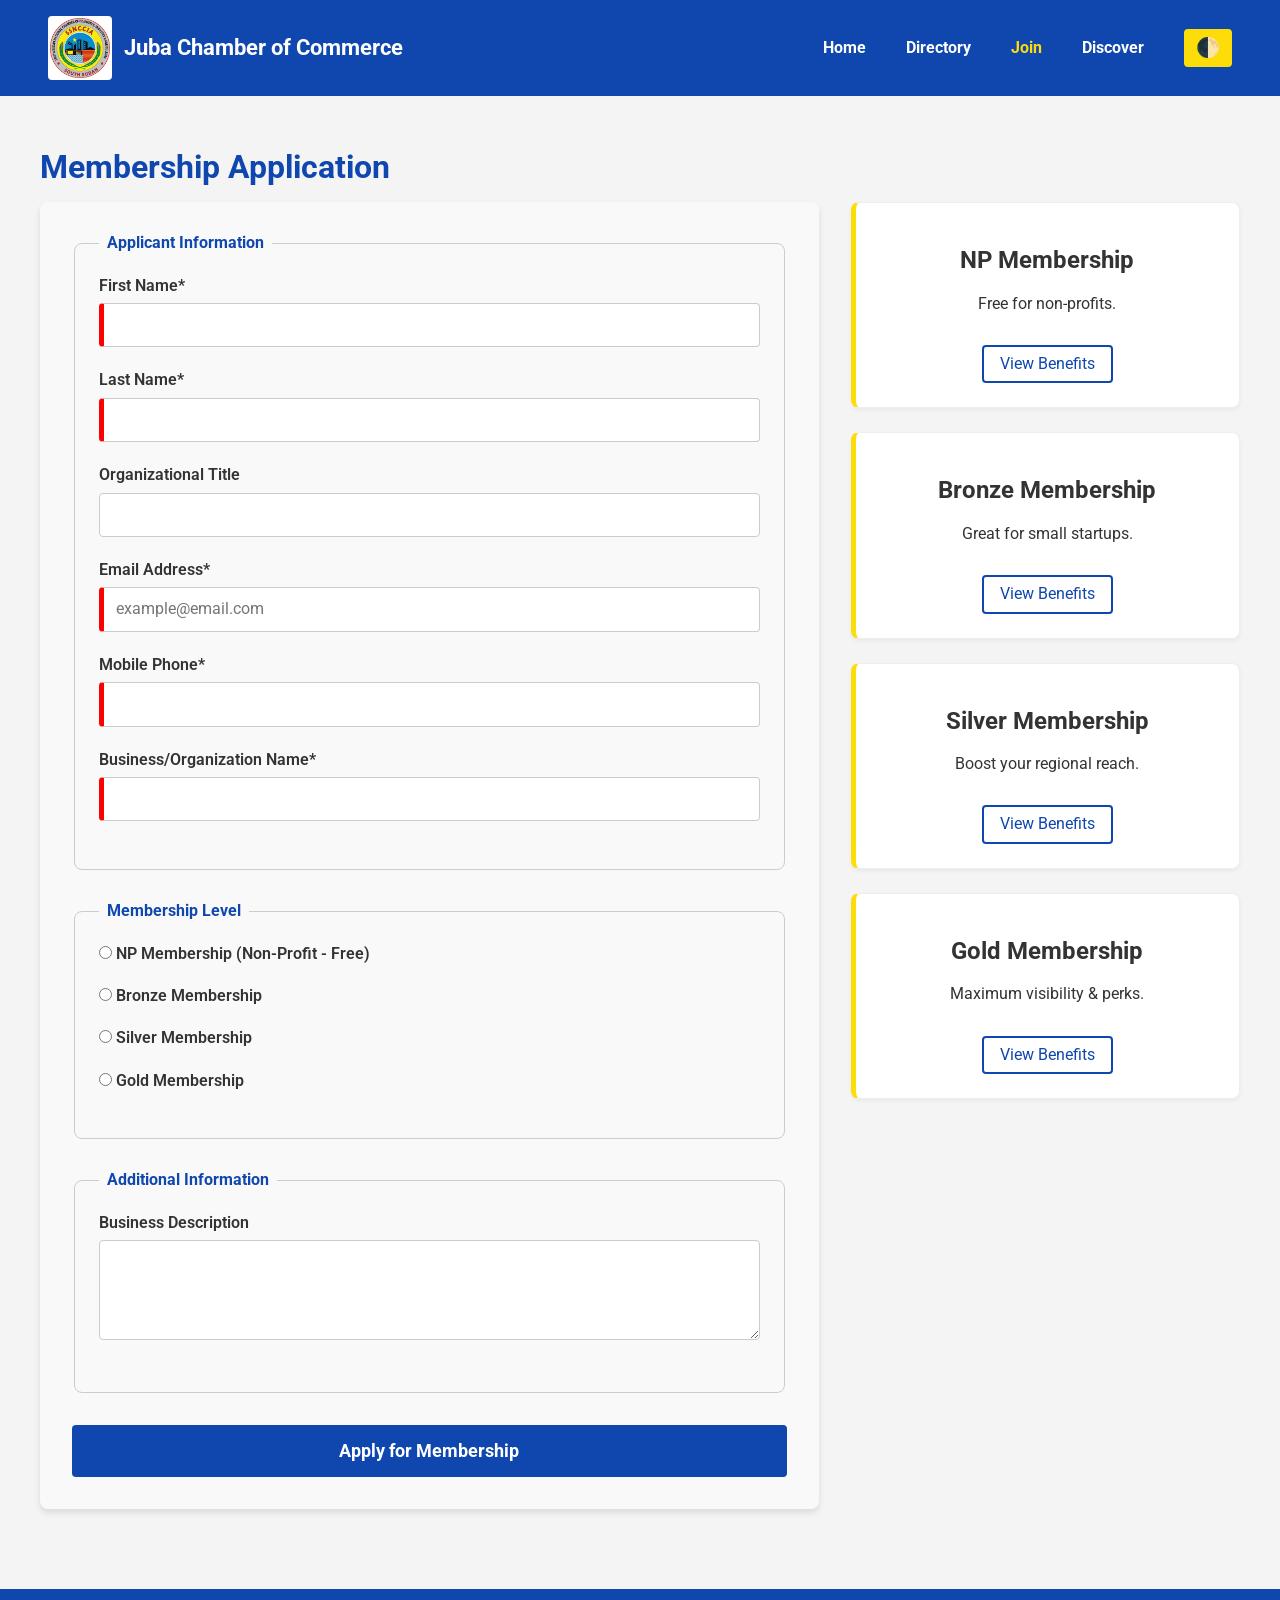
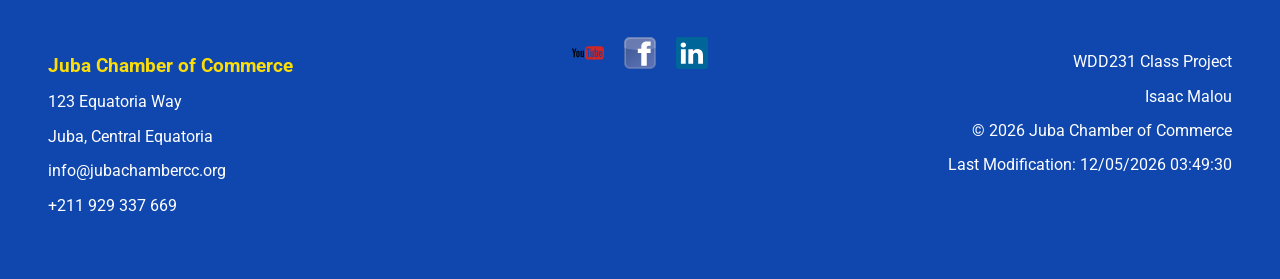
<file: chamber/join.html>
<!DOCTYPE html>
<html lang="en">

<head>
    <meta charset="UTF-8">
    <meta name="viewport" content="width=device-width, initial-scale=1.0">
    <title>Juba Chamber of Commerce - Join</title>
    <meta name="description" content="Apply for a membership with the Juba Chamber of Commerce.">
    <meta name="author" content="Isaac Malou">

    <link rel="icon" href="images/favicon.ico" type="image/x-icon">
    <meta property="og:title" content="Join Juba Chamber of Commerce">
    <meta property="og:description" content="Become a member to connect, grow, and strengthen your business presence.">
    <meta property="og:image" content="https://isaacmatrix.github.io/wdd231/chamber/images/chamber-logo.png">
    <meta property="og:url" content="https://isaacmatrix.github.io/wdd231/chamber/join.html">
    <meta property="og:type" content="website">

    <link rel="preconnect" href="https://fonts.googleapis.com">
    <link rel="preconnect" href="https://fonts.gstatic.com" crossorigin>
    <link href="https://fonts.googleapis.com/css2?family=Roboto:wght@400;700&display=swap" rel="stylesheet">

    <link rel="stylesheet" href="styles/normalize.css">
    <link rel="stylesheet" href="styles/small.css">
    <link rel="stylesheet" href="styles/larger.css">
    <link rel="stylesheet" href="styles/join.css">

    <script src="scripts/directory.js" defer></script>
    <script src="scripts/join.js" defer></script>
</head>

<body>
    <header>
        <div class="logo-title">
            <img src="images/chamber-logo.png" alt="Juba Chamber Logo" class="main-logo">
            <span class="site-title">Juba Chamber of Commerce</span>
        </div>
        <div class="header-right-controls">
            <button id="hamburger-menu" aria-label="Toggle site navigation menu" aria-expanded="false">☰</button>
            <nav id="primary-nav">
                <ul class="menu-list">
                    <li><a href="index.html">Home</a></li>
                    <li><a href="directory.html">Directory</a></li>
                    <li><a href="join.html" class="active">Join</a></li> <!-- ACTIVE IS HERE NOW -->
                    <li><a href="discover.html">Discover</a></li>
                </ul>
            </nav>
            <button id="dark-mode-toggle" aria-label="Toggle dark theme" title="Toggle Dark/Light Mode">🌓</button>
        </div>
    </header>

    <main class="join-main">
        <h1 class="page-title">Membership Application</h1>

        <div class="join-layout">
            <form method="get" action="thankyou.html" class="membership-form">
                <fieldset>
                    <legend>Applicant Information</legend>
                    <label>First Name*
                        <input type="text" name="first_name" id="first_name" title="Enter your first name"
                            autocomplete="given-name" required>
                    </label>
                    <label>Last Name*
                        <input type="text" name="last_name" id="last_name" title="Enter your last name"
                            autocomplete="family-name" required>
                    </label>
                    <label>Organizational Title
                        <input type="text" name="org_title" id="org_title"
                            title="Minimum 7 characters. Alpha characters, spaces, and hyphens only."
                            autocomplete="organization-title" pattern="^[A-Za-z\s\-]{7,}$">
                    </label>
                    <label>Email Address*
                        <input type="email" name="email" id="email" title="Enter a valid email address"
                            autocomplete="email" placeholder="example@email.com" required>
                    </label>
                    <label>Mobile Phone*
                        <input type="tel" name="phone" id="phone" title="Enter your mobile phone number"
                            autocomplete="tel" required>
                    </label>
                    <label>Business/Organization Name*
                        <input type="text" name="business_name" id="business_name"
                            title="Enter your business or organization name" autocomplete="organization" required>
                    </label>
                </fieldset>

                <fieldset>
                    <legend>Membership Level</legend>
                    <label class="radio-label"><input type="radio" name="membership_level" value="np" required> NP
                        Membership (Non-Profit - Free)</label>
                    <label class="radio-label"><input type="radio" name="membership_level" value="bronze"> Bronze
                        Membership</label>
                    <label class="radio-label"><input type="radio" name="membership_level" value="silver"> Silver
                        Membership</label>
                    <label class="radio-label"><input type="radio" name="membership_level" value="gold"> Gold
                        Membership</label>
                </fieldset>

                <fieldset>
                    <legend>Additional Information</legend>
                    <label>Business Description
                        <textarea name="business_description" id="business_description"
                            title="Provide a brief description of your business" rows="4"></textarea>
                    </label>
                </fieldset>

                <input type="hidden" name="timestamp" id="timestamp">
                <button type="submit" class="submit-btn">Apply for Membership</button>
            </form>

            <section class="membership-cards">
                <div class="card np-card animate-card">
                    <h2>NP Membership</h2>
                    <p>Free for non-profits.</p>
                    <button class="modal-btn" data-modal="np-modal">View Benefits</button>
                </div>
                <div class="card bronze-card animate-card">
                    <h2>Bronze Membership</h2>
                    <p>Great for small startups.</p>
                    <button class="modal-btn" data-modal="bronze-modal">View Benefits</button>
                </div>
                <div class="card silver-card animate-card">
                    <h2>Silver Membership</h2>
                    <p>Boost your regional reach.</p>
                    <button class="modal-btn" data-modal="silver-modal">View Benefits</button>
                </div>
                <div class="card gold-card animate-card">
                    <h2>Gold Membership</h2>
                    <p>Maximum visibility & perks.</p>
                    <button class="modal-btn" data-modal="gold-modal">View Benefits</button>
                </div>
            </section>
        </div>

        <dialog id="np-modal" class="benefits-modal">
            <button class="close-modal" aria-label="Close modal">❌</button>
            <h2>NP Membership Benefits</h2>
            <ul>
                <li>Free directory listing</li>
                <li>Access to community events</li>
                <li>Monthly newsletter</li>
            </ul>
        </dialog>
        <dialog id="bronze-modal" class="benefits-modal">
            <button class="close-modal" aria-label="Close modal">❌</button>
            <h2>Bronze Membership Benefits</h2>
            <ul>
                <li>Basic directory listing</li>
                <li>Discounted event tickets</li>
                <li>Access to networking groups</li>
            </ul>
        </dialog>
        <dialog id="silver-modal" class="benefits-modal">
            <button class="close-modal" aria-label="Close modal">❌</button>
            <h2>Silver Membership Benefits</h2>
            <ul>
                <li>Premium directory listing</li>
                <li>Free booth at annual expo</li>
                <li>Advertising discounts on site</li>
                <li>Quarterly training webinars</li>
            </ul>
        </dialog>
        <dialog id="gold-modal" class="benefits-modal">
            <button class="close-modal" aria-label="Close modal">❌</button>
            <h2>Gold Membership Benefits</h2>
            <ul>
                <li>Home page spotlight rotation</li>
                <li>VIP seating at all chamber events</li>
                <li>Dedicated account manager</li>
                <li>Free digital marketing audits</li>
            </ul>
        </dialog>
    </main>

    <footer>
        <div class="footer-column footer-contact">
            <h3>Juba Chamber of Commerce</h3>
            <p>123 Equatoria Way</p>
            <p>Juba, Central Equatoria</p>
            <p>info@jubachambercc.org</p>
            <p>+211 929 337 669</p>
        </div>
        <div class="footer-column footer-social">
            <a href="https://youtube.com" target="_blank" rel="noopener" aria-label="YouTube Link"><img
                    src="images/youtube-icon.svg" alt="YouTube Icon" class="social-icon"></a>
            <a href="https://facebook.com" target="_blank" rel="noopener" aria-label="Facebook Link"><img
                    src="images/facebook-icon.svg" alt="Facebook Icon" class="social-icon"></a>
            <a href="https://linkedin.com" target="_blank" rel="noopener" aria-label="LinkedIn Link"><img
                    src="images/linkedin-icon.svg" alt="LinkedIn Icon" class="social-icon"></a>
        </div>
        <div class="footer-column footer-dev">
            <p>WDD231 Class Project</p>
            <p>Isaac Malou</p>
            <p>&copy; <span id="currentyear"></span> Juba Chamber of Commerce</p>
            <p id="lastModified"></p>
        </div>
    </footer>
</body>

</html>
</file>
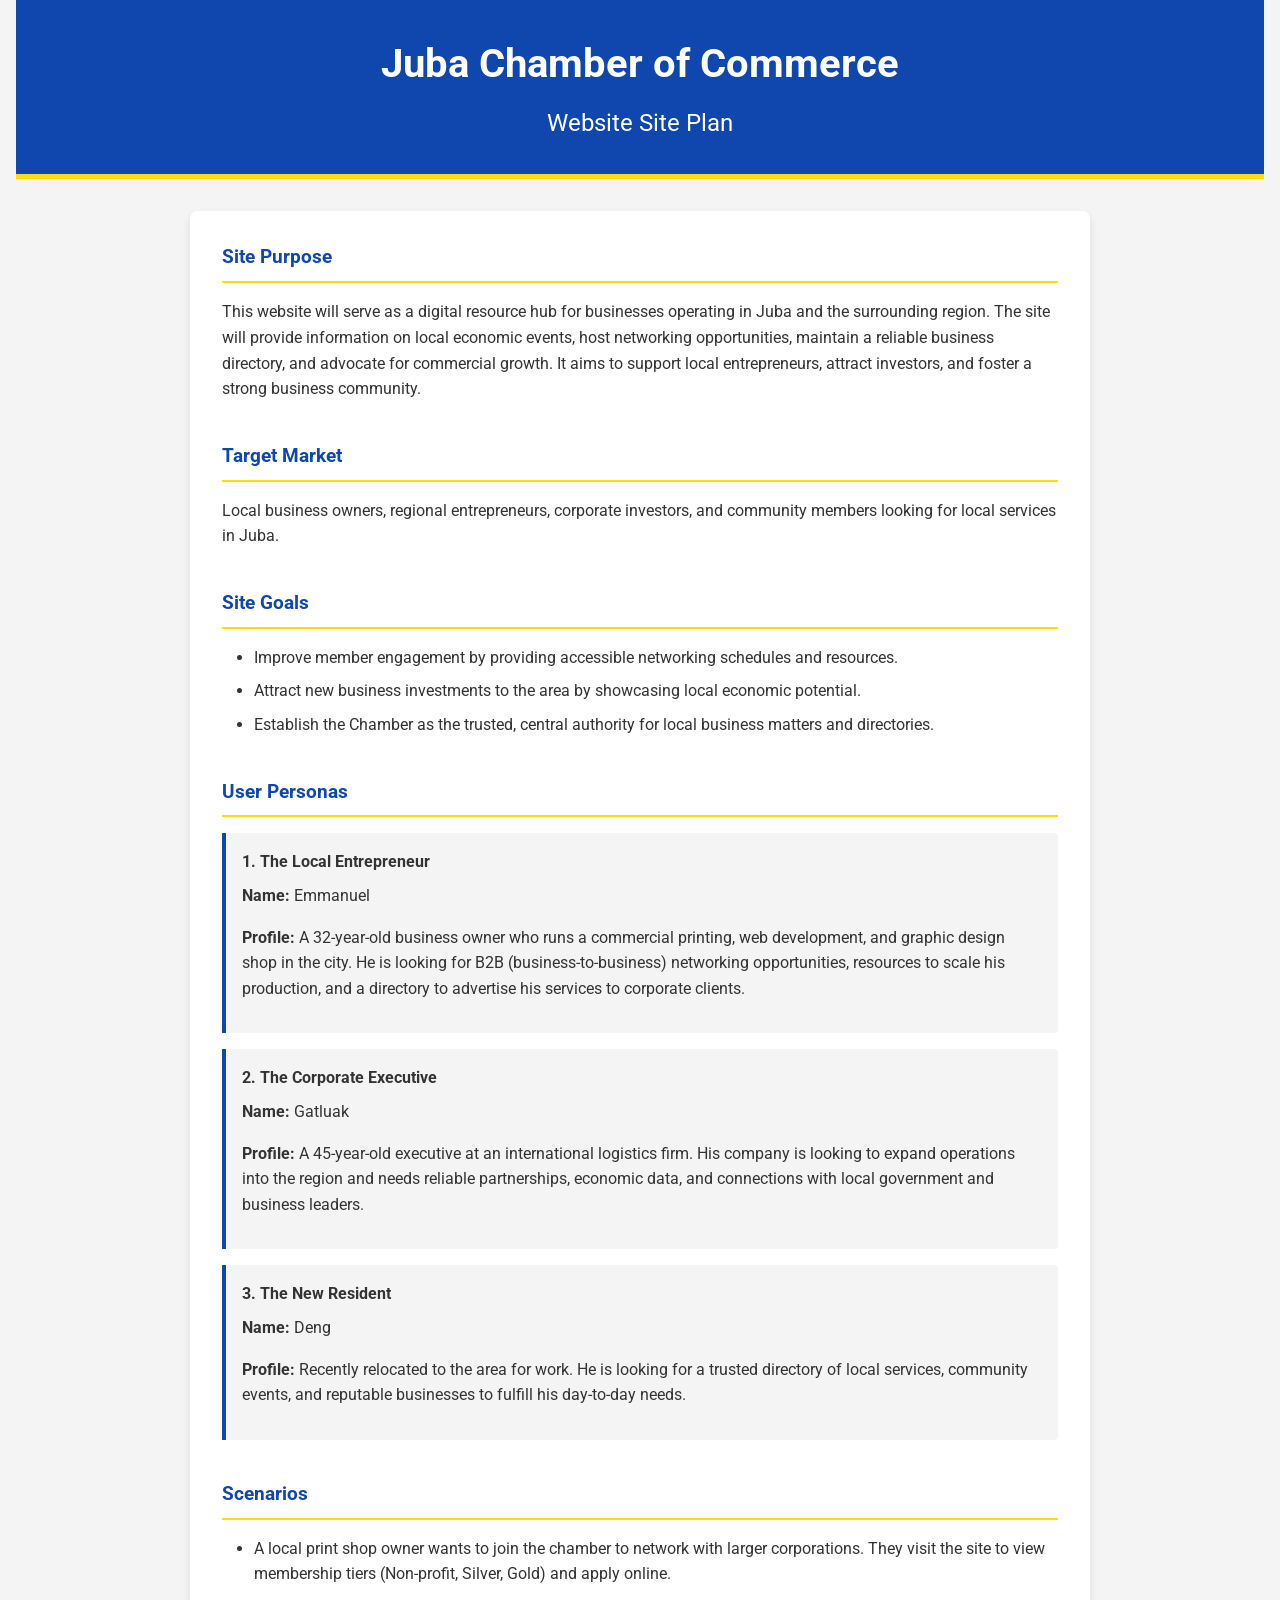
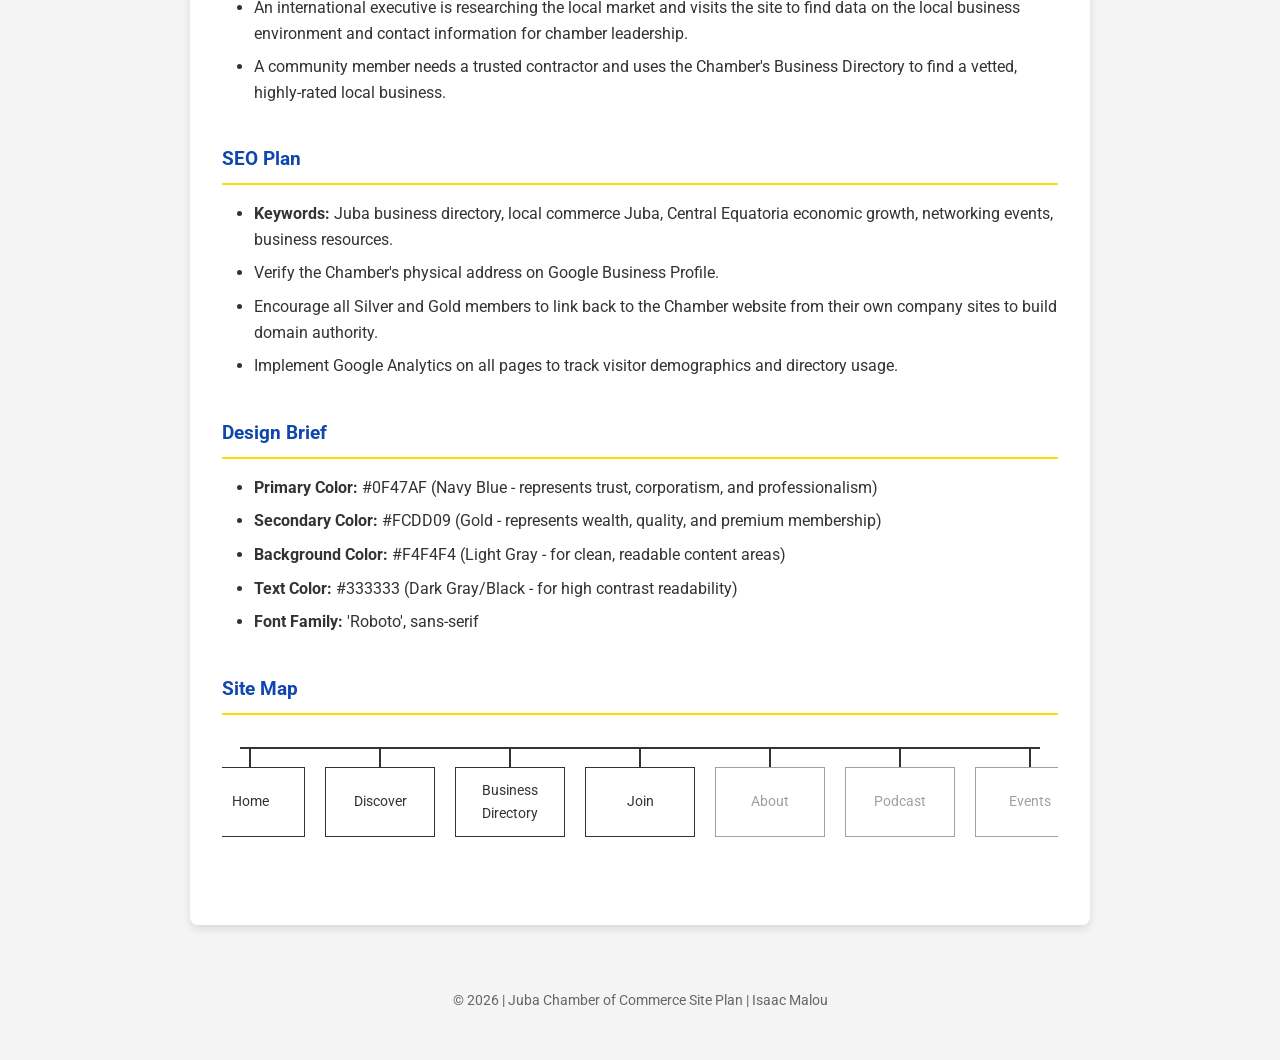
<file: chamber/site-plan.html>
<!DOCTYPE html>
<html lang="en">

<head>
    <meta charset="UTF-8">
    <meta name="viewport" content="width=device-width, initial-scale=1.0">
    <title>Site Plan - Juba Chamber of Commerce</title>
    <meta name="description" content="Site plan for the Juba Chamber of Commerce website project.">
    <meta name="author" content="Isaac Malou">

    <!-- Google Fonts -->
    <link rel="preconnect" href="https://fonts.googleapis.com">
    <link rel="preconnect" href="https://fonts.gstatic.com" crossorigin>
    <link href="https://fonts.googleapis.com/css2?family=Roboto:wght@400;700&display=swap" rel="stylesheet">

    <!-- CSS Link -->
    <link rel="stylesheet" href="styles/site-plan.css">
</head>

<body>
    <header>
        <h1>Juba Chamber of Commerce</h1>
        <h2>Website Site Plan</h2>
    </header>

    <main>
        <section id="purpose">
            <h3>Site Purpose</h3>
            <p>This website will serve as a digital resource hub for businesses operating in Juba and the surrounding
                region. The site will provide information on local economic events, host networking opportunities,
                maintain a reliable business directory, and advocate for commercial growth. It aims to support local
                entrepreneurs, attract investors, and foster a strong business community.</p>
        </section>

        <section id="target-market">
            <h3>Target Market</h3>
            <p>Local business owners, regional entrepreneurs, corporate investors, and community members looking for
                local services in Juba.</p>
        </section>

        <section id="goals">
            <h3>Site Goals</h3>
            <ul>
                <li>Improve member engagement by providing accessible networking schedules and resources.</li>
                <li>Attract new business investments to the area by showcasing local economic potential.</li>
                <li>Establish the Chamber as the trusted, central authority for local business matters and directories.
                </li>
            </ul>
        </section>

        <section id="personas">
            <h3>User Personas</h3>
            <div class="persona">
                <h4>1. The Local Entrepreneur</h4>
                <p><strong>Name:</strong> Emmanuel</p>
                <p><strong>Profile:</strong> A 32-year-old business owner who runs a commercial printing, web
                    development, and graphic design shop in the city. He is looking for B2B (business-to-business)
                    networking opportunities, resources to scale his production, and a directory to advertise his
                    services to corporate clients.</p>
            </div>
            <div class="persona">
                <h4>2. The Corporate Executive</h4>
                <p><strong>Name:</strong> Gatluak</p>
                <p><strong>Profile:</strong> A 45-year-old executive at an international logistics firm. His company is
                    looking to expand operations into the region and needs reliable partnerships, economic data, and
                    connections with local government and business leaders.</p>
            </div>
            <div class="persona">
                <h4>3. The New Resident</h4>
                <p><strong>Name:</strong> Deng</p>
                <p><strong>Profile:</strong> Recently relocated to the area for work. He is looking for a trusted
                    directory of local services, community events, and reputable businesses to fulfill his day-to-day
                    needs.</p>
            </div>
        </section>

        <section id="scenarios">
            <h3>Scenarios</h3>
            <ul>
                <li>A local print shop owner wants to join the chamber to network with larger corporations. They visit
                    the site to view membership tiers (Non-profit, Silver, Gold) and apply online.</li>
                <li>An international executive is researching the local market and visits the site to find data on the
                    local business environment and contact information for chamber leadership.</li>
                <li>A community member needs a trusted contractor and uses the Chamber's Business Directory to find a
                    vetted, highly-rated local business.</li>
            </ul>
        </section>

        <section id="seo-plan">
            <h3>SEO Plan</h3>
            <ul>
                <li><strong>Keywords:</strong> Juba business directory, local commerce Juba, Central Equatoria economic
                    growth, networking events, business resources.</li>
                <li>Verify the Chamber's physical address on Google Business Profile.</li>
                <li>Encourage all Silver and Gold members to link back to the Chamber website from their own company
                    sites to build domain authority.</li>
                <li>Implement Google Analytics on all pages to track visitor demographics and directory usage.</li>
            </ul>
        </section>

        <section id="design-brief">
            <h3>Design Brief</h3>
            <ul>
                <li><strong>Primary Color:</strong> #0F47AF (Navy Blue - represents trust, corporatism, and
                    professionalism)</li>
                <li><strong>Secondary Color:</strong> #FCDD09 (Gold - represents wealth, quality, and premium
                    membership)</li>
                <li><strong>Background Color:</strong> #F4F4F4 (Light Gray - for clean, readable content areas)</li>
                <li><strong>Text Color:</strong> #333333 (Dark Gray/Black - for high contrast readability)</li>
                <li><strong>Font Family:</strong> 'Roboto', sans-serif</li>
            </ul>
        </section>

        <section id="site-map">
            <h3>Site Map</h3>
            <div class="sitemap-wrapper">
                <div class="sitemap-diagram">
                    <!-- Active Pages -->
                    <div class="sitemap-item">
                        <div class="sitemap-box">Home</div>
                    </div>
                    <div class="sitemap-item">
                        <div class="sitemap-box">Discover</div>
                    </div>
                    <div class="sitemap-item">
                        <div class="sitemap-box">Business<br>Directory</div>
                    </div>
                    <div class="sitemap-item">
                        <div class="sitemap-box">Join</div>
                    </div>
                    <!-- Future/Inactive Pages -->
                    <div class="sitemap-item">
                        <div class="sitemap-box inactive">About</div>
                    </div>
                    <div class="sitemap-item">
                        <div class="sitemap-box inactive">Podcast</div>
                    </div>
                    <div class="sitemap-item">
                        <div class="sitemap-box inactive">Events</div>
                    </div>
                </div>
            </div>
        </section>
    </main>

    <footer>
        <p>&copy; 2026 | Juba Chamber of Commerce Site Plan | Isaac Malou</p>
    </footer>
</body>

</html>
</file>
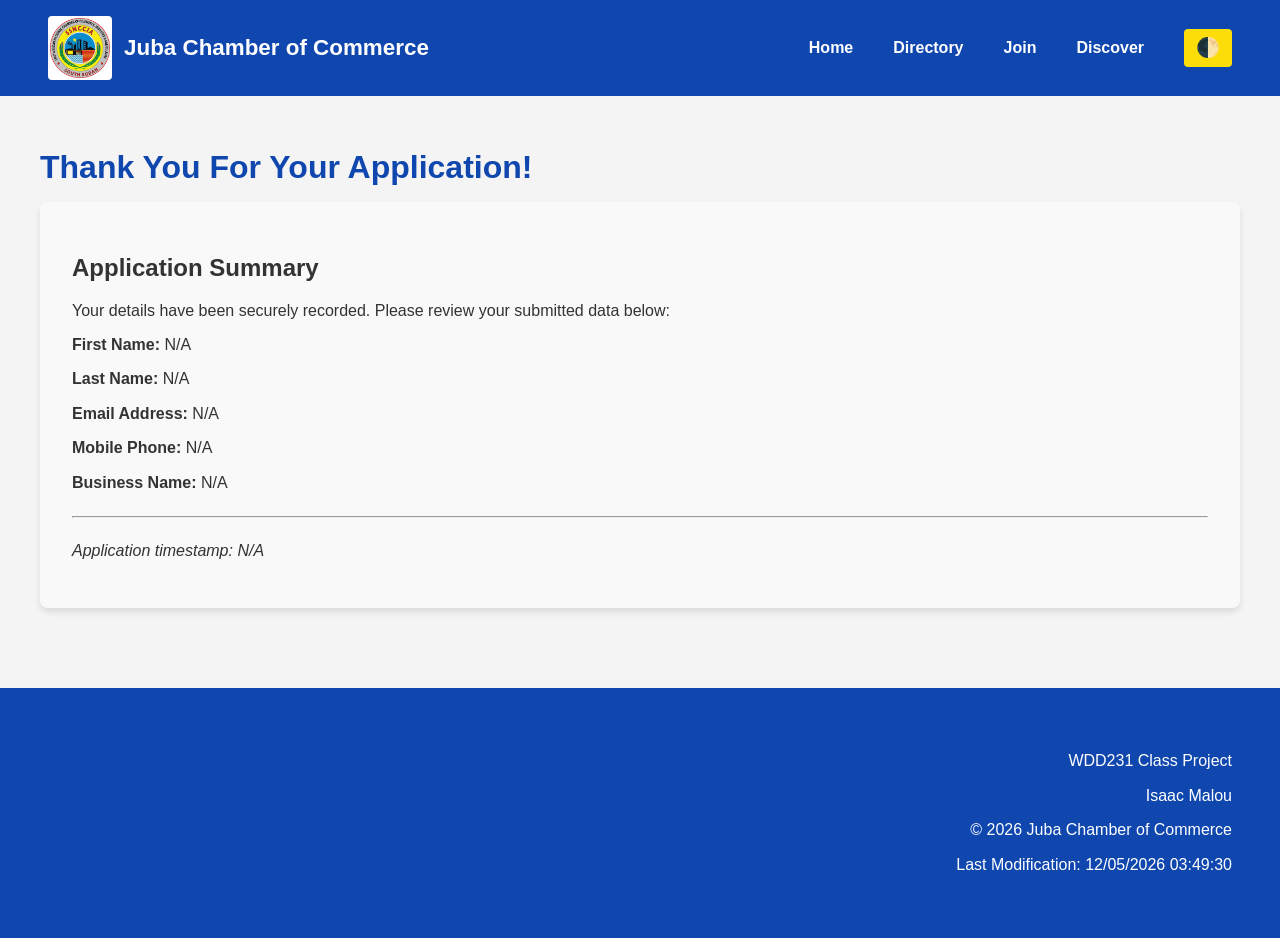
<file: chamber/thankyou.html>
<!DOCTYPE html>
<html lang="en">
<!-- (Keep WDD231 <head> the exact same as join.html, changing title to "Thank You") -->

<head>
    <meta charset="UTF-8">
    <meta name="viewport" content="width=device-width, initial-scale=1.0">
    <title>Juba Chamber of Commerce - Thank You</title>
    <meta name="description" content="Thank you for applying to the Juba Chamber of Commerce.">

    <link rel="stylesheet" href="styles/normalize.css">
    <link rel="stylesheet" href="styles/small.css">
    <link rel="stylesheet" href="styles/larger.css">
    <link rel="stylesheet" href="styles/join.css">

    <script src="scripts/directory.js" defer></script>
    <script src="scripts/thankyou.js" defer></script>
</head>

<body>
    <header>
        <div class="logo-title">
            <img src="images/chamber-logo.png" alt="Juba Chamber Logo" class="main-logo">
            <span class="site-title">Juba Chamber of Commerce</span>
        </div>
        <div class="header-right-controls">
            <button id="hamburger-menu" aria-label="Toggle site navigation menu" aria-expanded="false">☰</button>
            <nav id="primary-nav">
                <ul class="menu-list">
                    <li><a href="index.html">Home</a></li>
                    <li><a href="directory.html">Directory</a></li>
                    <li><a href="join.html">Join</a></li>
                    <li><a href="discover.html">Discover</a></li>
                </ul>
            </nav>
            <button id="dark-mode-toggle" aria-label="Toggle dark theme" title="Toggle Dark/Light Mode">🌓</button>
        </div>
    </header>

    <main class="join-main">
        <h1 class="page-title">Thank You For Your Application!</h1>
        <div class="membership-form">
            <h2>Application Summary</h2>
            <p>Your details have been securely recorded. Please review your submitted data below:</p>

            <div id="results-summary">
                <!-- Javascript will inject URL parameters here -->
            </div>
        </div>
    </main>

    <!-- (Keep WDD231 <footer> exactly the same as join.html) -->
    <footer>
        <div class="footer-column footer-dev">
            <p>WDD231 Class Project</p>
            <p>Isaac Malou</p>
            <p>&copy; <span id="currentyear"></span> Juba Chamber of Commerce</p>
            <p id="lastModified"></p>
        </div>
    </footer>
</body>

</html>
</file>
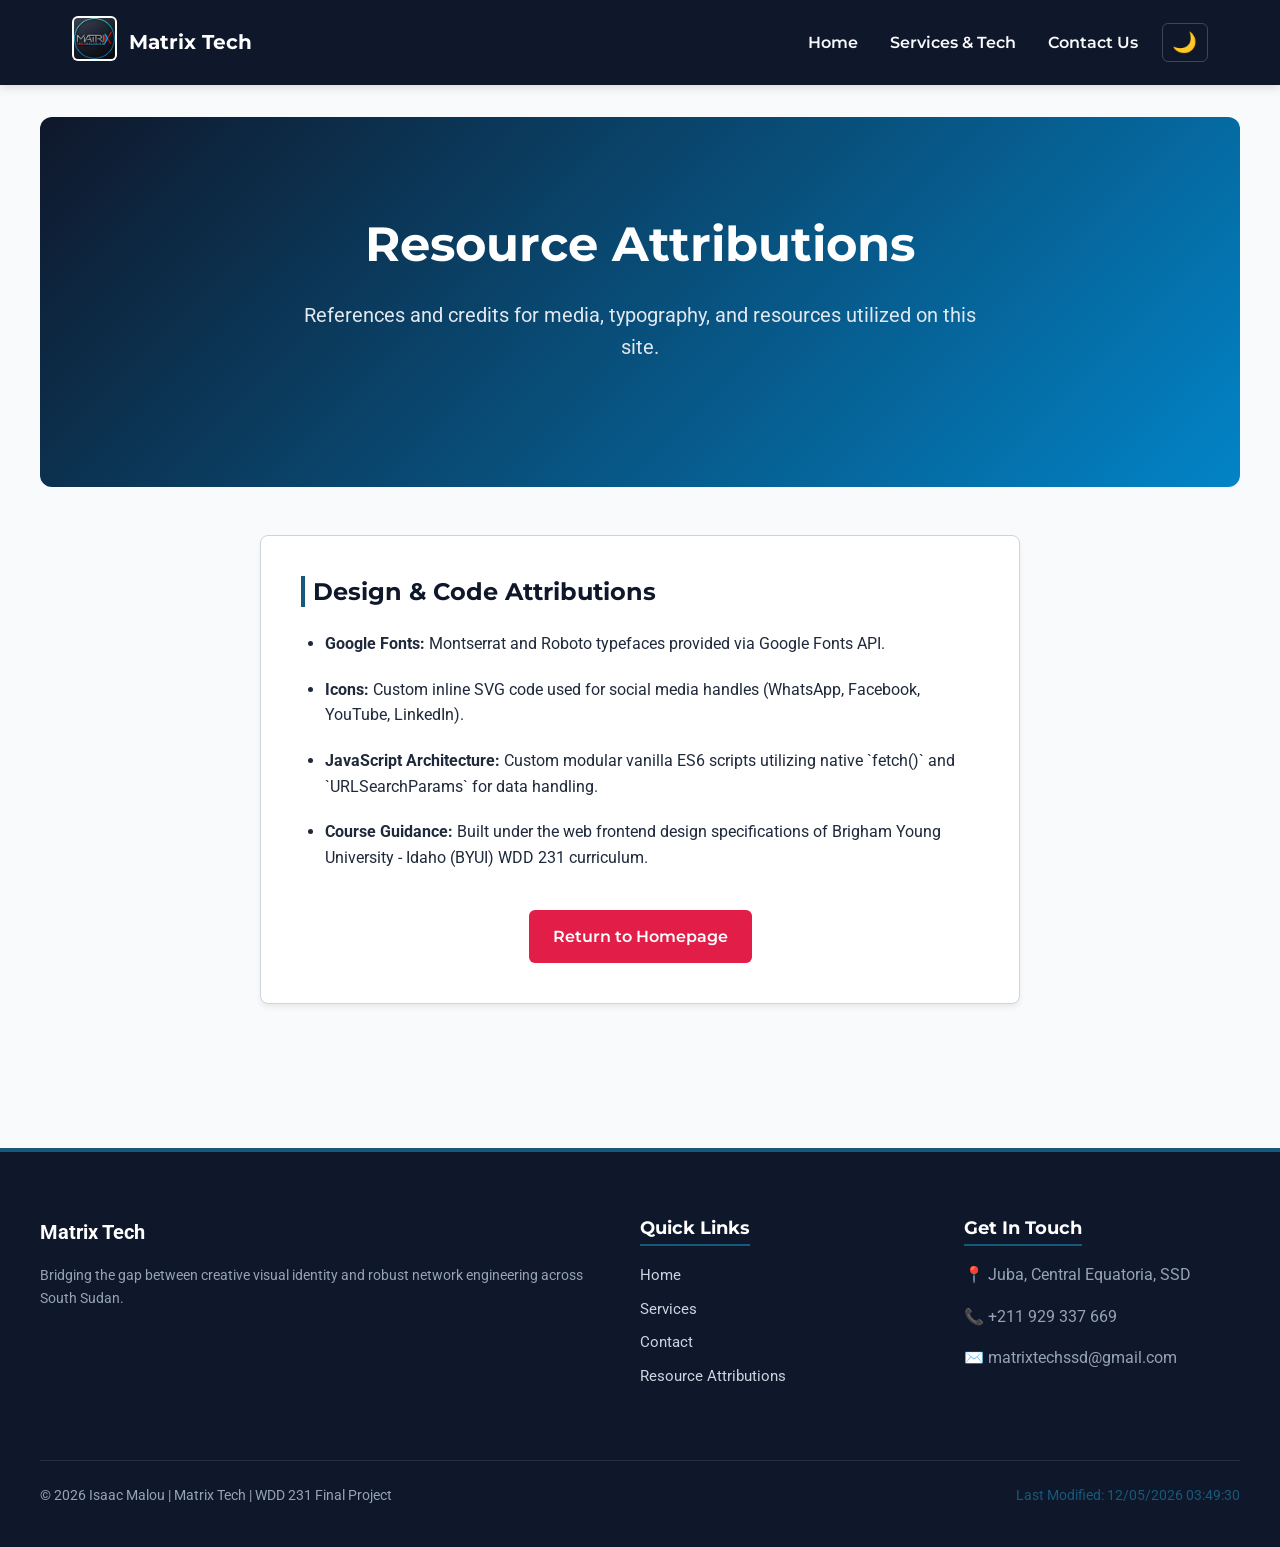
<file: project/attributions.html>
<!DOCTYPE html>
<html lang="en">

<head>
    <meta charset="UTF-8">
    <meta name="viewport" content="width=device-width, initial-scale=1.0">

    <!-- SEO & Page Requirements -->
    <title>Resource Attributions | Matrix Tech Project</title>
    <meta name="description"
        content="Attributions and credits for images, typography, icons, and frameworks used in the Matrix Tech WDD 231 web project.">
    <meta name="author" content="Isaac Malou">

    <!-- Open Graph for Social Sharing -->
    <meta property="og:title" content="Resource Attributions | Matrix Tech Project">
    <meta property="og:type" content="website">
    <meta property="og:image" content="https://isaacmalou.github.io/wdd231/project/images/matrix-logo.png">
    <meta property="og:url" content="https://isaacmalou.github.io/wdd231/project/attributions.html">
    <meta property="og:description"
        content="Attributions and credits for images, typography, icons, and frameworks used in the Matrix Tech WDD 231 web project.">

    <!-- Branding -->
    <link rel="icon" href="images/favicon.ico" type="image/x-icon">

    <!-- Google Fonts -->
    <link rel="preconnect" href="https://fonts.googleapis.com">
    <link rel="preconnect" href="https://fonts.gstatic.com" crossorigin>
    <link
        href="https://fonts.googleapis.com/css2?family=Montserrat:wght@600;700&family=Roboto:wght@400;500;700&display=swap"
        rel="stylesheet">

    <!-- Core Stylesheets -->
    <link rel="stylesheet" href="styles/small.css">
    <link rel="stylesheet" href="styles/larger.css">

    <!-- Module Script -->
    <script type="module" src="scripts/utils.js"></script>
</head>

<body>
    <header class="site-header">
        <div class="header-container">
            <div class="logo-box">
                <a href="index.html">
                    <img src="images/matrix-logo.png" alt="Matrix Tech Logo" class="site-logo" width="80" height="80">
                </a>
                <div class="brand-text"><span class="brand-name">Matrix Tech</span></div>
            </div>
            <div class="header-controls">
                <button id="theme-toggle" aria-label="Toggle Dark Mode" class="icon-btn">🌙</button>
                <button id="menu-toggle" aria-label="Toggle Navigation" class="icon-btn">☰</button>
            </div>
            <nav id="primary-nav">
                <ul class="menu">
                    <li><a href="index.html">Home</a></li>
                    <li><a href="services.html">Services & Tech</a></li>
                    <li><a href="contact.html">Contact Us</a></li>
                </ul>
            </nav>
        </div>
    </header>

    <main>
        <section class="hero attributions-hero">
            <div class="hero-content">
                <h1>Resource Attributions</h1>
                <p>References and credits for media, typography, and resources utilized on this site.</p>
            </div>
        </section>

        <section class="attributions-section">
            <div class="attributions-card">
                <h2>Design & Code Attributions</h2>

                <ul class="attributions-list">
                    <li><strong>Google Fonts:</strong> Montserrat and Roboto typefaces provided via Google Fonts API.
                    </li>
                    <li><strong>Icons:</strong> Custom inline SVG code used for social media handles (WhatsApp,
                        Facebook, YouTube, LinkedIn).</li>
                    <li><strong>JavaScript Architecture:</strong> Custom modular vanilla ES6 scripts utilizing native
                        `fetch()` and `URLSearchParams` for data handling.</li>
                    <li><strong>Course Guidance:</strong> Built under the web frontend design specifications of Brigham
                        Young University - Idaho (BYUI) WDD 231 curriculum.</li>
                </ul>

                <div class="attributions-action">
                    <a href="index.html" class="action-link primary-link">Return to Homepage</a>
                </div>
            </div>
        </section>
    </main>

    <footer class="site-footer">
        <div class="footer-container">
            <div class="footer-col brand-col">
                <p class="footer-brand"><strong>Matrix Tech</strong></p>
                <p class="footer-bio">Bridging the gap between creative visual identity and robust network engineering
                    across South Sudan.</p>
            </div>
            <div class="footer-col links-col">
                <h3>Quick Links</h3>
                <ul>
                    <li><a href="index.html">Home</a></li>
                    <li><a href="services.html">Services</a></li>
                    <li><a href="contact.html">Contact</a></li>
                    <li><a href="attributions.html">Resource Attributions</a></li>
                </ul>
            </div>
            <div class="footer-col contact-col">
                <h3>Get In Touch</h3>
                <p>📍 Juba, Central Equatoria, SSD</p>
                <p>📞 +211 929 337 669</p>
                <p>✉️ matrixtechssd@gmail.com</p>
            </div>
        </div>
        <div class="footer-legal">
            <p>&copy; <span id="currentyear"></span> Isaac Malou | Matrix Tech | WDD 231 Final Project</p>
            <p id="lastModified" class="mod-date"></p>
        </div>
    </footer>
</body>

</html>
</file>
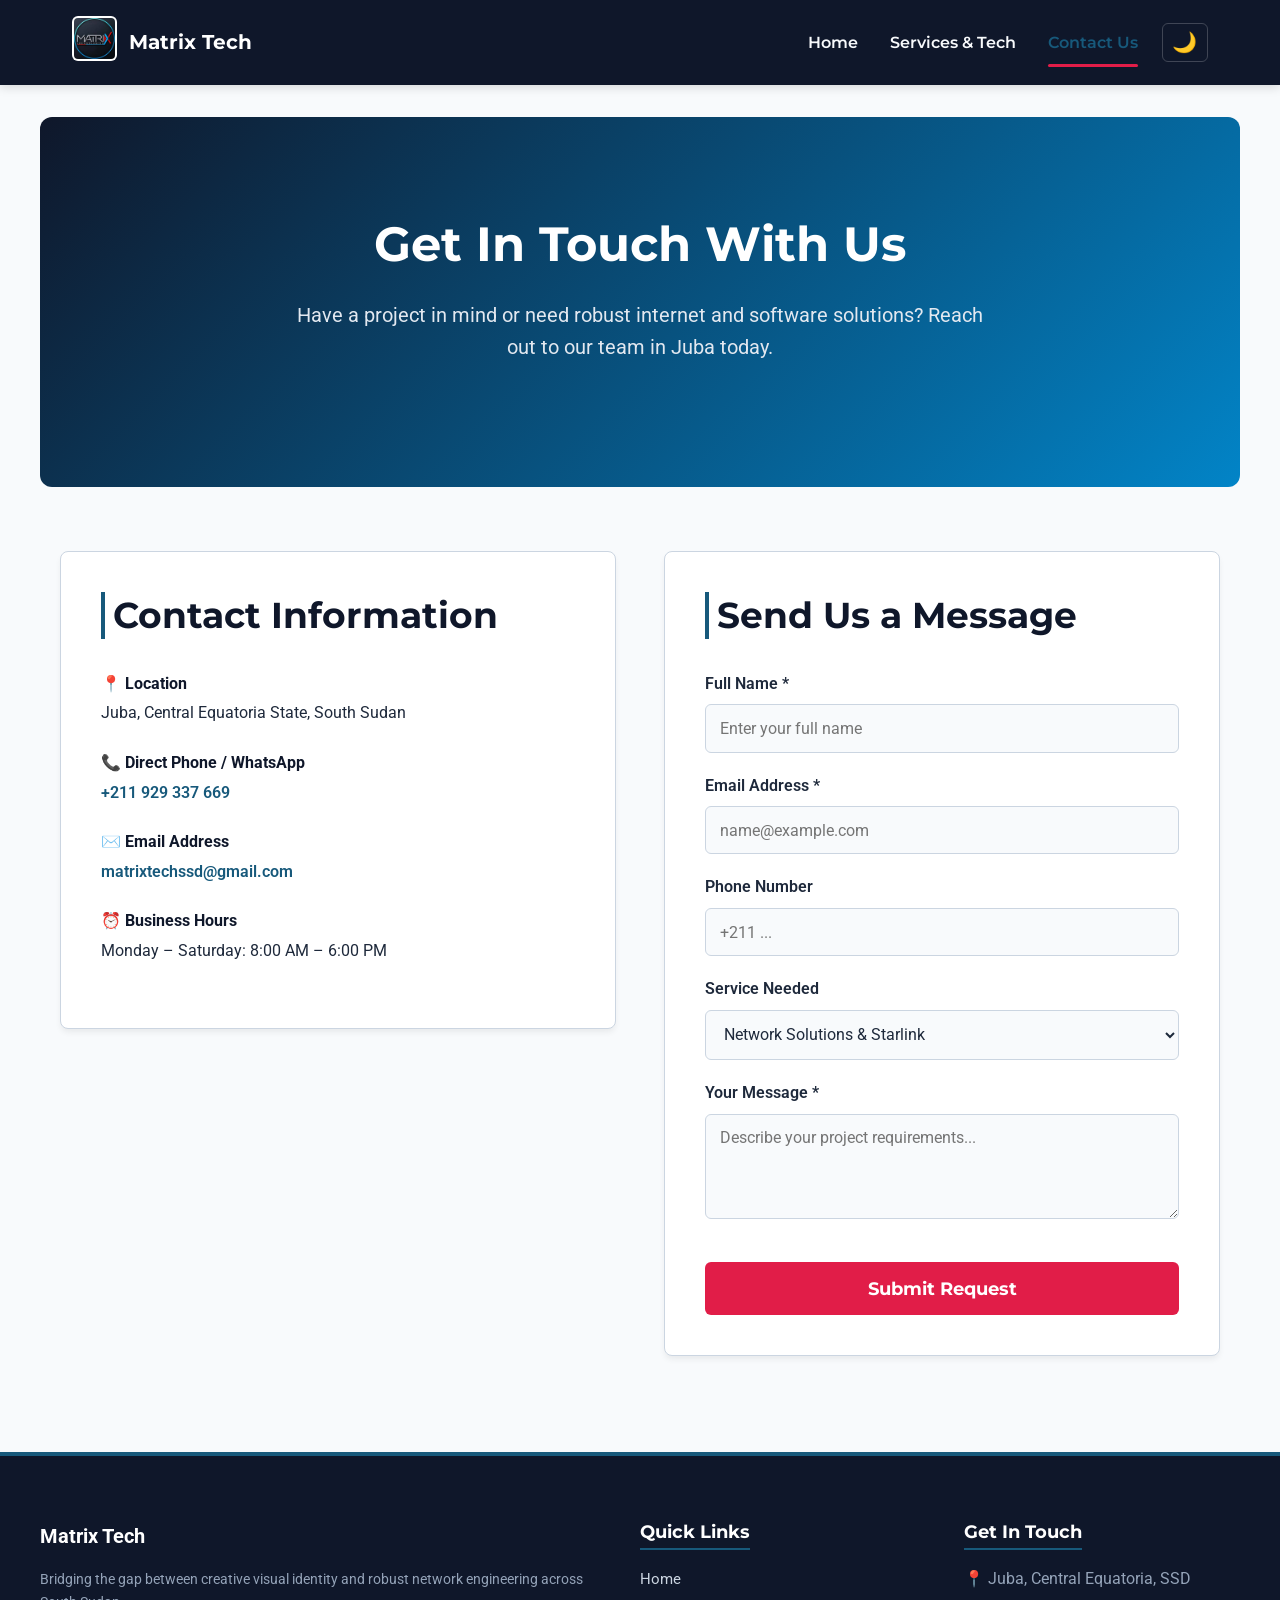
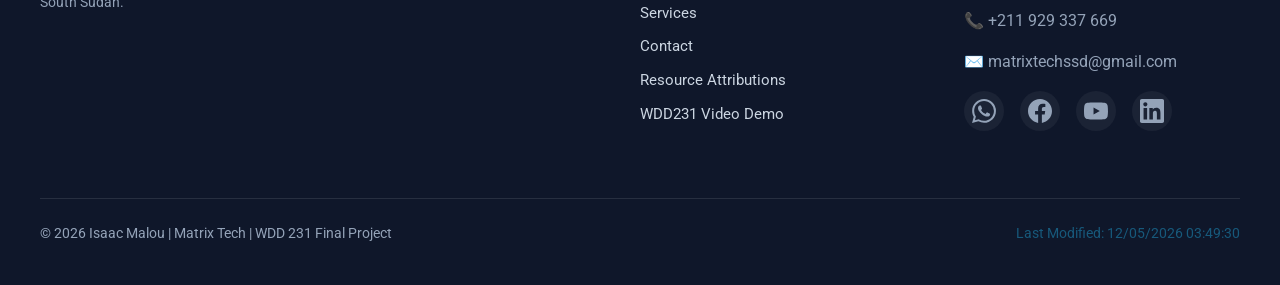
<file: project/contact.html>
<!DOCTYPE html>
<html lang="en">

<head>
    <meta charset="UTF-8">
    <meta name="viewport" content="width=device-width, initial-scale=1.0">

    <!-- SEO & Page Requirements -->
    <title>Contact Us | Matrix Tech | Juba, South Sudan</title>
    <meta name="description"
        content="Get in touch with Matrix Tech for Starlink setups, enterprise networking, software development, and corporate branding in Juba, South Sudan.">
    <meta name="author" content="Isaac Malou">

    <!-- Open Graph -->
    <meta property="og:title" content="Contact Matrix Tech">
    <meta property="og:type" content="website">
    <!-- Using absolute URL for og:image -->
    <meta property="og:image" content="https://isaacmalou.github.io/wdd231/project/images/matrix-logo.png">
    <meta property="og:url" content="https://isaacmalou.github.io/wdd231/project/contact.html">
    <meta property="og:description" content="Reach out for custom IT infrastructure quotes and digital solutions.">

    <!-- Branding -->
    <link rel="icon" href="images/favicon.ico" type="image/x-icon">

    <!-- Google Fonts -->
    <link rel="preconnect" href="https://fonts.googleapis.com">
    <link rel="preconnect" href="https://fonts.gstatic.com" crossorigin>
    <link
        href="https://fonts.googleapis.com/css2?family=Montserrat:wght@600;700&family=Roboto:wght@400;500;700&display=swap"
        rel="stylesheet">

    <!-- Core Stylesheets -->
    <link rel="stylesheet" href="styles/small.css">
    <link rel="stylesheet" href="styles/larger.css">

    <!-- Interactive Scripts -->
    <script type="module" src="scripts/utils.js"></script>
</head>

<body>
    <header class="site-header">
        <div class="header-container">
            <div class="logo-box">
                <a href="index.html">
                    <img src="images/matrix-logo.png" alt="Matrix Tech Logo" class="site-logo" width="80" height="80">
                </a>
                <div class="brand-text">
                    <span class="brand-name">Matrix Tech</span>
                </div>
            </div>

            <div class="header-controls">
                <button id="theme-toggle" aria-label="Toggle Dark Mode" class="icon-btn">🌙</button>
                <button id="menu-toggle" aria-label="Toggle Navigation" class="icon-btn">☰</button>
            </div>

            <nav id="primary-nav">
                <ul class="menu">
                    <li><a href="index.html">Home</a></li>
                    <li><a href="services.html">Services & Tech</a></li>
                    <li><a href="contact.html" class="active">Contact Us</a></li>
                </ul>
            </nav>
        </div>
    </header>

    <main>
        <!-- Contact Header -->
        <section class="hero contact-hero">
            <div class="hero-content">
                <h1>Get In Touch With Us</h1>
                <p>Have a project in mind or need robust internet and software solutions? Reach out to our team in Juba
                    today.</p>
            </div>
        </section>

        <!-- Contact Layout Grid -->
        <section class="features contact-section">
            <div class="contact-grid">

                <!-- Contact Details Column -->
                <div class="contact-info-box">
                    <h2>Contact Information</h2>

                    <div class="contact-detail">
                        <p class="detail-title">📍 Location</p>
                        <p>Juba, Central Equatoria State, South Sudan</p>
                    </div>

                    <div class="contact-detail">
                        <p class="detail-title">📞 Direct Phone / WhatsApp</p>
                        <p><a href="https://wa.me/211929337669" target="_blank" rel="noopener noreferrer"
                                class="contact-link">+211 929 337 669</a></p>
                    </div>

                    <div class="contact-detail">
                        <p class="detail-title">✉️ Email Address</p>
                        <p><a href="mailto:matrixtechssd@gmail.com" class="contact-link">matrixtechssd@gmail.com</a></p>
                    </div>

                    <div class="contact-detail">
                        <p class="detail-title">⏰ Business Hours</p>
                        <p>Monday – Saturday: 8:00 AM – 6:00 PM</p>
                    </div>
                </div>

                <!-- HTML Form Column (Submits to thankyou.html) -->
                <div class="form-box">
                    <h2>Send Us a Message</h2>

                    <form action="thankyou.html" method="get">
                        <!-- Full Name -->
                        <div class="form-group">
                            <label for="fullname" class="form-label">Full Name *</label>
                            <input type="text" id="fullname" name="fullname" required placeholder="Enter your full name"
                                class="form-input">
                        </div>

                        <!-- Email -->
                        <div class="form-group">
                            <label for="email" class="form-label">Email Address *</label>
                            <input type="email" id="email" name="email" required placeholder="name@example.com"
                                class="form-input">
                        </div>

                        <!-- Phone -->
                        <div class="form-group">
                            <label for="phone" class="form-label">Phone Number</label>
                            <input type="tel" id="phone" name="phone" placeholder="+211 ..." class="form-input">
                        </div>

                        <!-- Service Category Select Dropdown -->
                        <div class="form-group">
                            <label for="service" class="form-label">Service Needed</label>
                            <select id="service" name="service" class="form-input">
                                <option value="Networks & Starlink">Network Solutions & Starlink</option>
                                <option value="Software & Web Dev">Software Systems & Web Dev</option>
                                <option value="Security & Hardware">Security Systems & Hardware</option>
                                <option value="Graphic Design">Graphic Design & Branding</option>
                                <option value="General Inquiry">General Inquiry</option>
                            </select>
                        </div>

                        <!-- Message Textarea -->
                        <div class="form-group">
                            <label for="message" class="form-label">Your Message *</label>
                            <textarea id="message" name="message" rows="4" required
                                placeholder="Describe your project requirements..." class="form-input"></textarea>
                        </div>

                        <!-- Submit Button -->
                        <button type="submit" class="submit-btn">Submit Request</button>
                    </form>
                </div>

            </div>
        </section>
    </main>

    <!-- Professional Footer -->
    <footer class="site-footer">
        <div class="footer-container">
            <div class="footer-col brand-col">
                <p class="footer-brand"><strong>Matrix Tech</strong></p>
                <p class="footer-bio">Bridging the gap between creative visual identity and robust network engineering
                    across South Sudan.</p>
            </div>

            <div class="footer-col links-col">
                <h3>Quick Links</h3>
                <ul>
                    <li><a href="index.html">Home</a></li>
                    <li><a href="services.html">Services</a></li>
                    <li><a href="contact.html">Contact</a></li>
                    <li><a href="attributions.html">Resource Attributions</a></li>
                    <li><a href="https://youtube.com/your-demo-link" target="_blank" rel="noopener noreferrer">WDD231
                            Video Demo</a></li>
                </ul>
            </div>

            <div class="footer-col contact-col">
                <h3>Get In Touch</h3>
                <p>📍 Juba, Central Equatoria, SSD</p>
                <p>📞 +211 929 337 669</p>
                <p>✉️ matrixtechssd@gmail.com</p>

                <div class="social-links">
                    <a href="https://wa.me/211929337669" target="_blank" rel="noopener noreferrer"
                        aria-label="WhatsApp">
                        <svg viewBox="0 0 24 24" width="24" height="24" fill="currentColor">
                            <path
                                d="M17.472 14.382c-.297-.149-1.758-.867-2.03-.967-.273-.099-.471-.148-.67.15-.197.297-.767.966-.94 1.164-.173.199-.347.223-.644.075-.297-.15-1.255-.463-2.39-1.475-.883-.788-1.48-1.761-1.653-2.059-.173-.297-.018-.458.13-.606.134-.133.298-.347.446-.52.149-.174.198-.298.298-.497.099-.198.05-.371-.025-.52-.075-.149-.669-1.612-.916-2.207-.242-.579-.487-.5-.669-.51a12.8 12.8 0 0 0-.57-.01c-.198 0-.52.074-.792.372-.272.297-1.04 1.016-1.04 2.479 0 1.462 1.065 2.875 1.213 3.074.149.198 2.096 3.2 5.077 4.487.709.306 1.262.489 1.694.625.712.227 1.36.195 1.871.118.571-.085 1.758-.719 2.006-1.413.248-.694.248-1.289.173-1.413-.074-.124-.272-.198-.57-.347m-5.421 7.403h-.004a9.87 9.87 0 0 1-5.031-1.378l-.361-.214-3.741.982.998-3.648-.235-.374a9.86 9.86 0 0 1-1.51-5.26c.001-5.45 4.436-9.884 9.888-9.884 2.64 0 5.122 1.03 6.988 2.898a9.825 9.825 0 0 1 2.893 6.994c-.003 5.45-4.437 9.884-9.885 9.884m8.413-18.297A11.815 11.815 0 0 0 12.05 0C5.495 0 .16 5.335.157 11.892c0 2.096.547 4.142 1.588 5.945L.057 24l6.305-1.654a11.882 11.882 0 0 0 5.683 1.448h.005c6.554 0 11.89-5.335 11.893-11.893a11.821 11.821 0 0 0-3.48-8.413Z" />
                        </svg>
                    </a>
                    <a href="https://facebook.com" target="_blank" rel="noopener noreferrer" aria-label="Facebook">
                        <svg viewBox="0 0 24 24" width="24" height="24" fill="currentColor">
                            <path
                                d="M24 12.073c0-6.627-5.373-12-12-12s-12 5.373-12 12c0 5.99 4.388 10.954 10.125 11.854v-8.385H7.078v-3.469h3.047V9.43c0-3.007 1.792-4.669 4.533-4.669 1.312 0 2.686.235 2.686.235v2.953H15.83c-1.491 0-1.956.925-1.956 1.874v2.25h3.328l-.532 3.469h-2.796v8.385C19.612 23.027 24 18.062 24 12.073z" />
                        </svg>
                    </a>
                    <a href="https://youtube.com" target="_blank" rel="noopener noreferrer" aria-label="YouTube">
                        <svg viewBox="0 0 24 24" width="24" height="24" fill="currentColor">
                            <path
                                d="M23.498 6.186a3.016 3.016 0 0 0-2.122-2.136C19.505 3.545 12 3.545 12 3.545s-7.505 0-9.377.505A3.017 3.017 0 0 0 .502 6.186C0 8.07 0 12 0 12s0 3.93.502 5.814a3.016 3.016 0 0 0 2.122 2.136c1.871.505 9.376.505 9.376.505s7.505 0 9.377-.505a3.015 3.015 0 0 0 2.122-2.136C24 15.93 24 12 24 12s0-3.93-.502-5.814zM9.545 15.568V8.432L15.818 12l-6.273 3.568z" />
                        </svg>
                    </a>
                    <a href="https://linkedin.com" target="_blank" rel="noopener noreferrer" aria-label="LinkedIn">
                        <svg viewBox="0 0 24 24" width="24" height="24" fill="currentColor">
                            <path
                                d="M20.447 20.452h-3.554v-5.569c0-1.328-.027-3.037-1.852-3.037-1.853 0-2.136 1.445-2.136 2.939v5.667H9.351V9h3.414v1.561h.046c.477-.9 1.637-1.85 3.37-1.85 3.601 0 4.267 2.37 4.267 5.455v6.286zM5.337 7.433c-1.144 0-2.063-.926-2.063-2.065 0-1.138.92-2.063 2.063-2.063 1.14 0 2.064.925 2.064 2.063 0 1.139-.925 2.065-2.064 2.065zm1.782 13.019H3.555V9h3.564v11.452zM22.225 0H1.771C.792 0 0 .774 0 1.729v20.542C0 23.227.792 24 1.771 24h20.451C23.2 24 24 23.227 24 22.271V1.729C24 .774 23.2 0 22.222 0h.003z" />
                        </svg>
                    </a>
                </div>
            </div>
        </div>

        <div class="footer-legal">
            <p>&copy; <span id="currentyear"></span> Isaac Malou | Matrix Tech | WDD 231 Final Project</p>
            <p id="lastModified" class="mod-date"></p>
        </div>
    </footer>
</body>

</html>
</file>
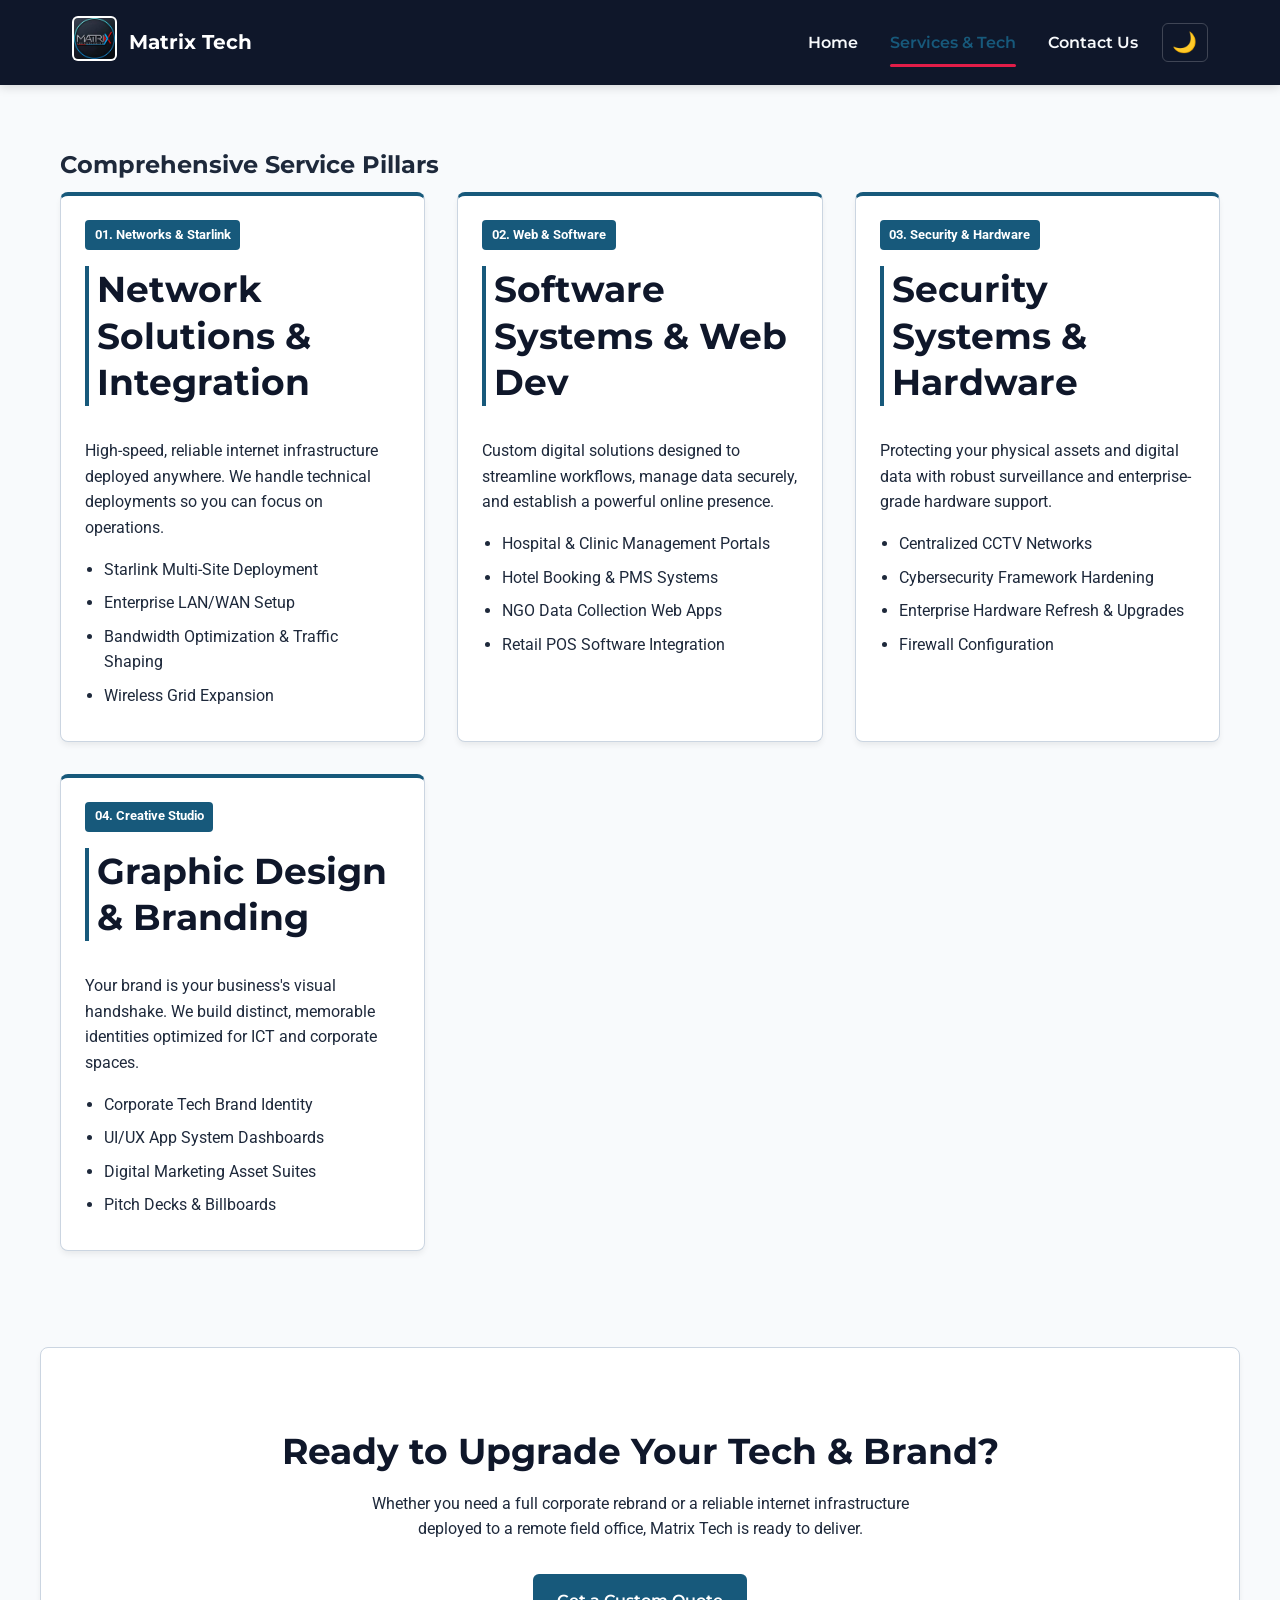
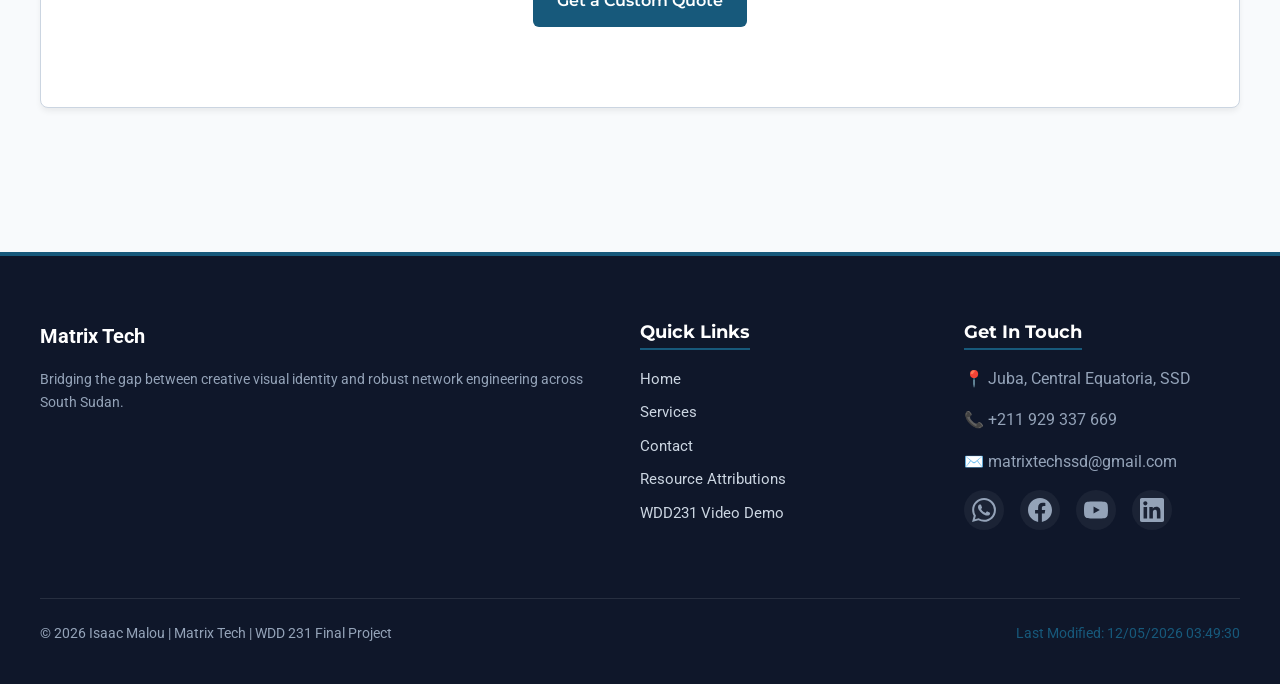
<file: project/services.html>
<!DOCTYPE html>
<html lang="en">

<head>
    <meta charset="UTF-8">
    <meta name="viewport" content="width=device-width, initial-scale=1.0">

    <!-- SEO & Page Requirements (Unique to this page) -->
    <title>Our Services | Matrix Tech | Graphic Design & Networks</title>
    <meta name="description"
        content="Explore Matrix Tech's premium services in South Sudan, including corporate branding, Starlink setups, and MikroTik network engineering.">
    <meta name="author" content="Isaac Malou">

    <!-- Open Graph for Social Sharing -->
    <meta property="og:title" content="Matrix Tech Services & Solutions">
    <meta property="og:type" content="website">
    <!-- Using absolute URL for og:image -->
    <meta property="og:image" content="https://isaacmalou.github.io/wdd231/project/images/matrix-logo.png">
    <meta property="og:url" content="https://isaacmalou.github.io/wdd231/project/services.html">
    <meta property="og:description"
        content="Comprehensive digital design and robust networking solutions tailored for your business.">

    <!-- Branding -->
    <link rel="icon" href="images/favicon.ico" type="image/x-icon">

    <!-- Google Fonts -->
    <link rel="preconnect" href="https://fonts.googleapis.com">
    <link rel="preconnect" href="https://fonts.gstatic.com" crossorigin>
    <link
        href="https://fonts.googleapis.com/css2?family=Montserrat:wght@600;700&family=Roboto:wght@400;500;700&display=swap"
        rel="stylesheet">

    <!-- Core Stylesheets -->
    <link rel="stylesheet" href="styles/small.css">
    <link rel="stylesheet" href="styles/larger.css">

    <!-- Interactive Scripts -->
    <script type="module" src="scripts/utils.js"></script>
</head>

<body>
    <header class="site-header">
        <div class="header-container">
            <div class="logo-box">
                <a href="index.html">
                    <img src="images/matrix-logo.png" alt="Matrix Tech Logo" class="site-logo" width="80" height="80">
                </a>
                <div class="brand-text">
                    <span class="brand-name">Matrix Tech</span>
                </div>
            </div>

            <div class="header-controls">
                <button id="theme-toggle" aria-label="Toggle Dark Mode" class="icon-btn">🌙</button>
                <button id="menu-toggle" aria-label="Toggle Navigation" class="icon-btn">☰</button>
            </div>

            <nav id="primary-nav">
                <ul class="menu">
                    <li><a href="index.html">Home</a></li>
                    <!-- Wayfinding: Active class moved to Services -->
                    <li><a href="services.html" class="active">Services & Tech</a></li>
                    <li><a href="contact.html">Contact Us</a></li>
                </ul>
            </nav>
        </div>
    </header>

    <main>
        <!-- Detailed Services Section -->
        <section class="features">

            <h1>Comprehensive Service Pillars</h1>

            <div class="feature-grid">

                <!-- Pillar 1 -->
                <article class="feature-card">
                    <span class="badge">01. Networks & Starlink</span>
                    <h2>Network Solutions & Integration</h2>
                    <p>High-speed, reliable internet infrastructure deployed anywhere. We handle technical deployments
                        so you
                        can focus on operations.</p>
                    <ul class="service-list">
                        <li>Starlink Multi-Site Deployment</li>
                        <li>Enterprise LAN/WAN Setup</li>
                        <li>Bandwidth Optimization & Traffic Shaping</li>
                        <li>Wireless Grid Expansion</li>
                    </ul>
                </article>

                <!-- Pillar 2 -->
                <article class="feature-card">
                    <span class="badge">02. Web & Software</span>
                    <h2>Software Systems & Web Dev</h2>
                    <p>Custom digital solutions designed to streamline workflows, manage data securely, and establish a
                        powerful
                        online presence.</p>
                    <ul class="service-list">
                        <li>Hospital & Clinic Management Portals</li>
                        <li>Hotel Booking & PMS Systems</li>
                        <li>NGO Data Collection Web Apps</li>
                        <li>Retail POS Software Integration</li>
                    </ul>
                </article>

                <!-- Pillar 3 -->
                <article class="feature-card">
                    <span class="badge">03. Security & Hardware</span>
                    <h2>Security Systems & Hardware</h2>
                    <p>Protecting your physical assets and digital data with robust surveillance and enterprise-grade
                        hardware
                        support.</p>
                    <ul class="service-list">
                        <li>Centralized CCTV Networks</li>
                        <li>Cybersecurity Framework Hardening</li>
                        <li>Enterprise Hardware Refresh & Upgrades</li>
                        <li>Firewall Configuration</li>
                    </ul>
                </article>

                <!-- Pillar 4 -->
                <article class="feature-card">
                    <span class="badge">04. Creative Studio</span>
                    <h2>Graphic Design & Branding</h2>
                    <p>Your brand is your business's visual handshake. We build distinct, memorable identities optimized
                        for ICT
                        and corporate spaces.</p>
                    <ul class="service-list">
                        <li>Corporate Tech Brand Identity</li>
                        <li>UI/UX App System Dashboards</li>
                        <li>Digital Marketing Asset Suites</li>
                        <li>Pitch Decks & Billboards</li>
                    </ul>
                </article>

            </div>
        </section>

        <!-- Call To Action -->
        <section class="cta-section">
            <h2>Ready to Upgrade Your Tech & Brand?</h2>
            <p class="cta-text">Whether you need a full corporate rebrand or a
                reliable internet infrastructure deployed to a remote field office, Matrix Tech is ready to deliver.</p>
            <a href="contact.html" class="cta-btn">Get a Custom Quote</a>
        </section>
    </main>

    <!-- Professional Footer (Identical to index.html) -->
    <footer class="site-footer">
        <div class="footer-container">
            <div class="footer-col brand-col">
                <p class="footer-brand"><strong>Matrix Tech</strong></p>
                <p class="footer-bio">Bridging the gap between creative visual identity and robust network engineering
                    across South Sudan.</p>
            </div>

            <div class="footer-col links-col">
                <h3>Quick Links</h3>
                <ul>
                    <li><a href="index.html">Home</a></li>
                    <li><a href="services.html">Services</a></li>
                    <li><a href="contact.html">Contact</a></li>
                    <li><a href="attributions.html">Resource Attributions</a></li>
                    <li><a href="https://youtube.com/your-demo-link" target="_blank" rel="noopener noreferrer">WDD231
                            Video Demo</a></li>
                </ul>
            </div>

            <div class="footer-col contact-col">
                <h3>Get In Touch</h3>
                <p>📍 Juba, Central Equatoria, SSD</p>
                <p>📞 +211 929 337 669</p>
                <p>✉️ matrixtechssd@gmail.com</p>

                <div class="social-links">
                    <a href="https://wa.me/211929337669" target="_blank" rel="noopener noreferrer"
                        aria-label="WhatsApp">
                        <svg viewBox="0 0 24 24" width="24" height="24" fill="currentColor">
                            <path
                                d="M17.472 14.382c-.297-.149-1.758-.867-2.03-.967-.273-.099-.471-.148-.67.15-.197.297-.767.966-.94 1.164-.173.199-.347.223-.644.075-.297-.15-1.255-.463-2.39-1.475-.883-.788-1.48-1.761-1.653-2.059-.173-.297-.018-.458.13-.606.134-.133.298-.347.446-.52.149-.174.198-.298.298-.497.099-.198.05-.371-.025-.52-.075-.149-.669-1.612-.916-2.207-.242-.579-.487-.5-.669-.51a12.8 12.8 0 0 0-.57-.01c-.198 0-.52.074-.792.372-.272.297-1.04 1.016-1.04 2.479 0 1.462 1.065 2.875 1.213 3.074.149.198 2.096 3.2 5.077 4.487.709.306 1.262.489 1.694.625.712.227 1.36.195 1.871.118.571-.085 1.758-.719 2.006-1.413.248-.694.248-1.289.173-1.413-.074-.124-.272-.198-.57-.347m-5.421 7.403h-.004a9.87 9.87 0 0 1-5.031-1.378l-.361-.214-3.741.982.998-3.648-.235-.374a9.86 9.86 0 0 1-1.51-5.26c.001-5.45 4.436-9.884 9.888-9.884 2.64 0 5.122 1.03 6.988 2.898a9.825 9.825 0 0 1 2.893 6.994c-.003 5.45-4.437 9.884-9.885 9.884m8.413-18.297A11.815 11.815 0 0 0 12.05 0C5.495 0 .16 5.335.157 11.892c0 2.096.547 4.142 1.588 5.945L.057 24l6.305-1.654a11.882 11.882 0 0 0 5.683 1.448h.005c6.554 0 11.89-5.335 11.893-11.893a11.821 11.821 0 0 0-3.48-8.413Z" />
                        </svg>
                    </a>
                    <a href="https://facebook.com" target="_blank" rel="noopener noreferrer" aria-label="Facebook">
                        <svg viewBox="0 0 24 24" width="24" height="24" fill="currentColor">
                            <path
                                d="M24 12.073c0-6.627-5.373-12-12-12s-12 5.373-12 12c0 5.99 4.388 10.954 10.125 11.854v-8.385H7.078v-3.469h3.047V9.43c0-3.007 1.792-4.669 4.533-4.669 1.312 0 2.686.235 2.686.235v2.953H15.83c-1.491 0-1.956.925-1.956 1.874v2.25h3.328l-.532 3.469h-2.796v8.385C19.612 23.027 24 18.062 24 12.073z" />
                        </svg>
                    </a>
                    <a href="https://youtube.com" target="_blank" rel="noopener noreferrer" aria-label="YouTube">
                        <svg viewBox="0 0 24 24" width="24" height="24" fill="currentColor">
                            <path
                                d="M23.498 6.186a3.016 3.016 0 0 0-2.122-2.136C19.505 3.545 12 3.545 12 3.545s-7.505 0-9.377.505A3.017 3.017 0 0 0 .502 6.186C0 8.07 0 12 0 12s0 3.93.502 5.814a3.016 3.016 0 0 0 2.122 2.136c1.871.505 9.376.505 9.376.505s7.505 0 9.377-.505a3.015 3.015 0 0 0 2.122-2.136C24 15.93 24 12 24 12s0-3.93-.502-5.814zM9.545 15.568V8.432L15.818 12l-6.273 3.568z" />
                        </svg>
                    </a>
                    <a href="https://linkedin.com" target="_blank" rel="noopener noreferrer" aria-label="LinkedIn">
                        <svg viewBox="0 0 24 24" width="24" height="24" fill="currentColor">
                            <path
                                d="M20.447 20.452h-3.554v-5.569c0-1.328-.027-3.037-1.852-3.037-1.853 0-2.136 1.445-2.136 2.939v5.667H9.351V9h3.414v1.561h.046c.477-.9 1.637-1.85 3.37-1.85 3.601 0 4.267 2.37 4.267 5.455v6.286zM5.337 7.433c-1.144 0-2.063-.926-2.063-2.065 0-1.138.92-2.063 2.063-2.063 1.14 0 2.064.925 2.064 2.063 0 1.139-.925 2.065-2.064 2.065zm1.782 13.019H3.555V9h3.564v11.452zM22.225 0H1.771C.792 0 0 .774 0 1.729v20.542C0 23.227.792 24 1.771 24h20.451C23.2 24 24 23.227 24 22.271V1.729C24 .774 23.2 0 22.222 0h.003z" />
                        </svg>
                    </a>
                </div>
            </div>
        </div>

        <div class="footer-legal">
            <p>&copy; <span id="currentyear"></span> Isaac Malou | Matrix Tech | WDD 231 Final Project</p>
            <p id="lastModified" class="mod-date"></p>
        </div>
    </footer>
</body>

</html>
</file>
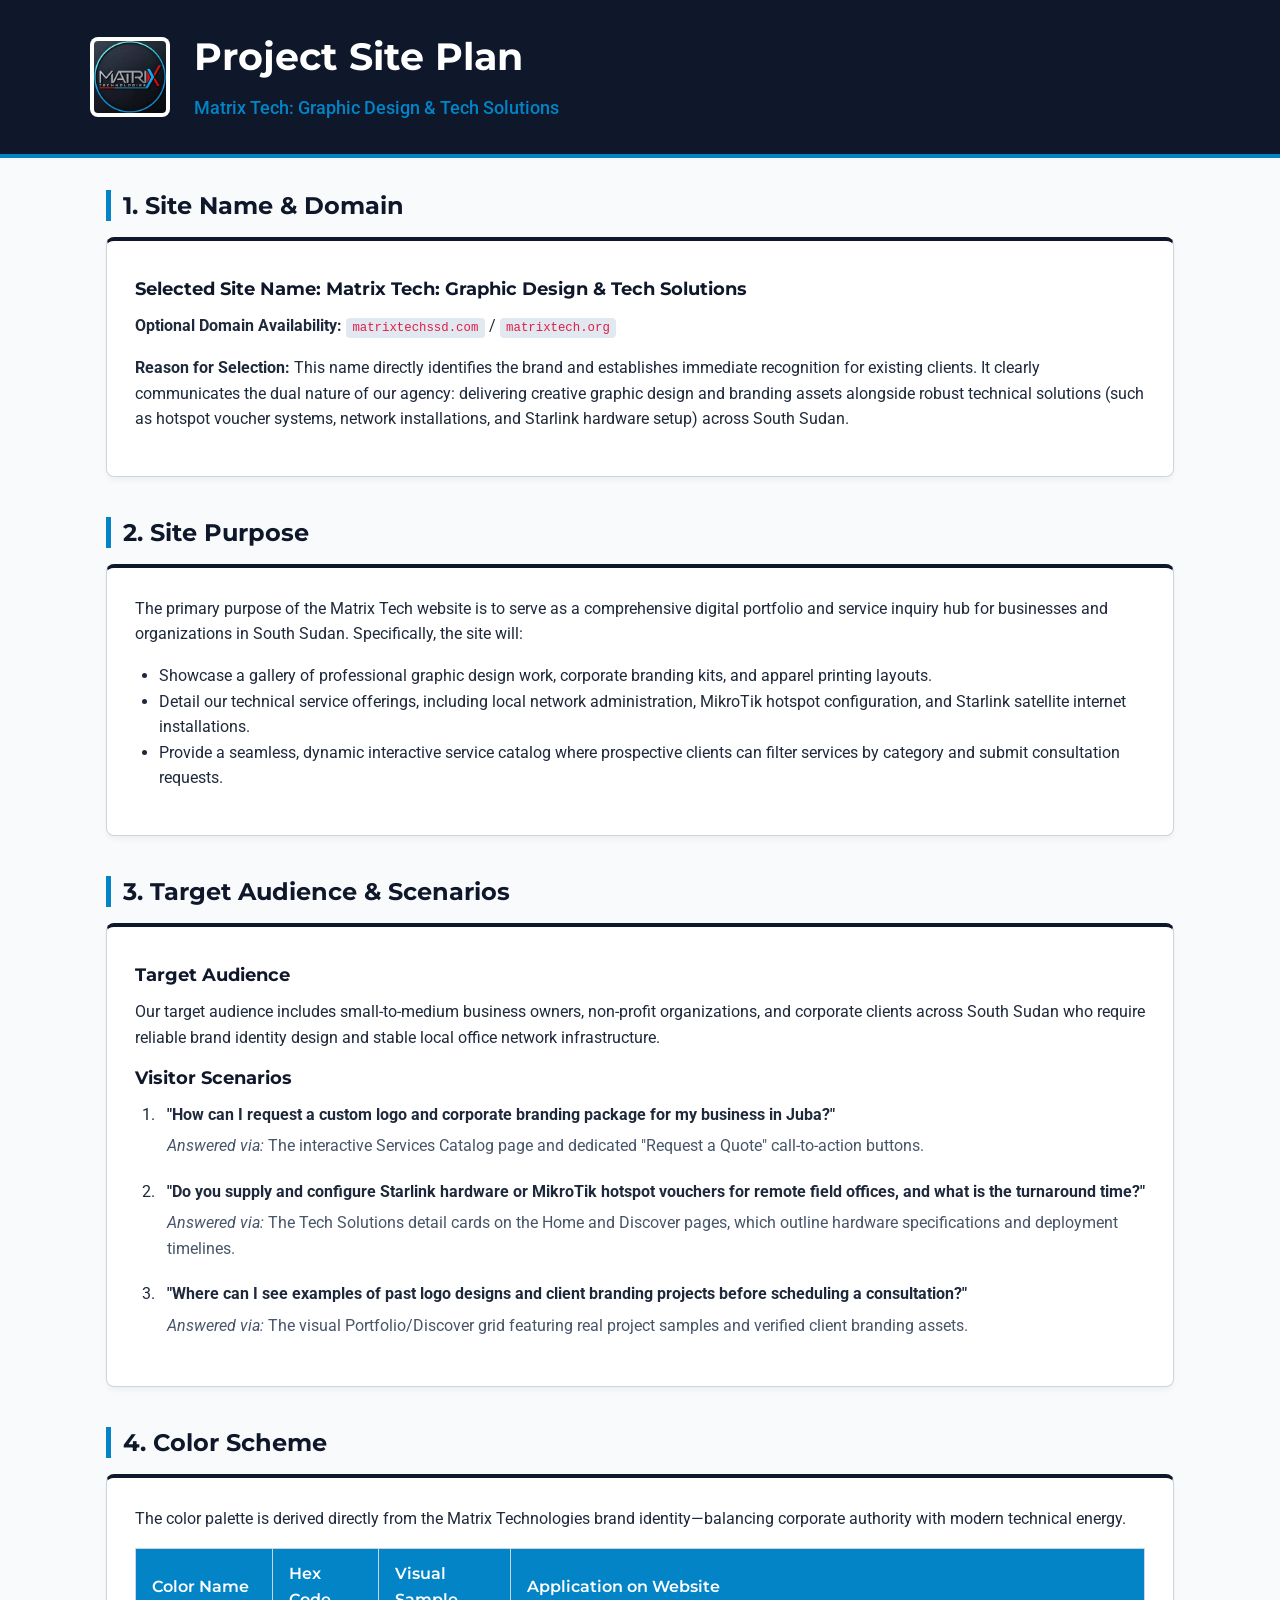
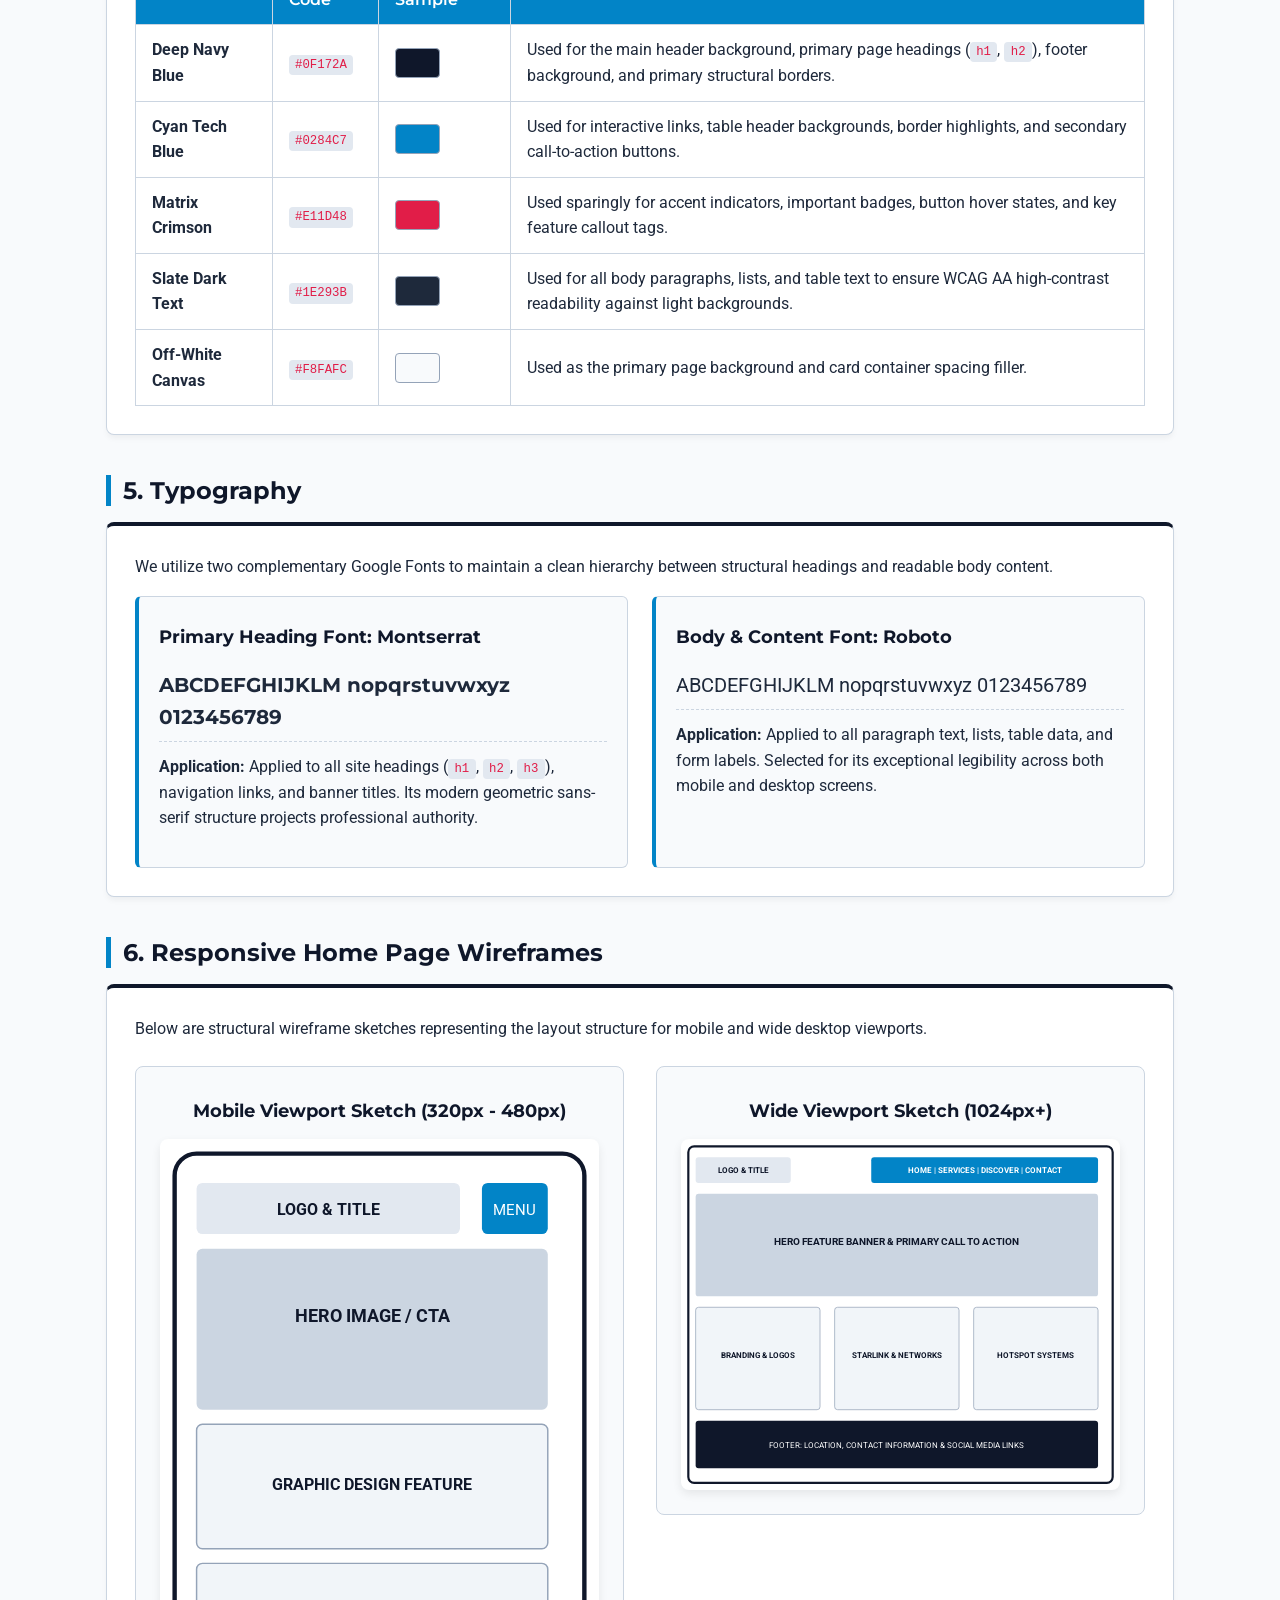
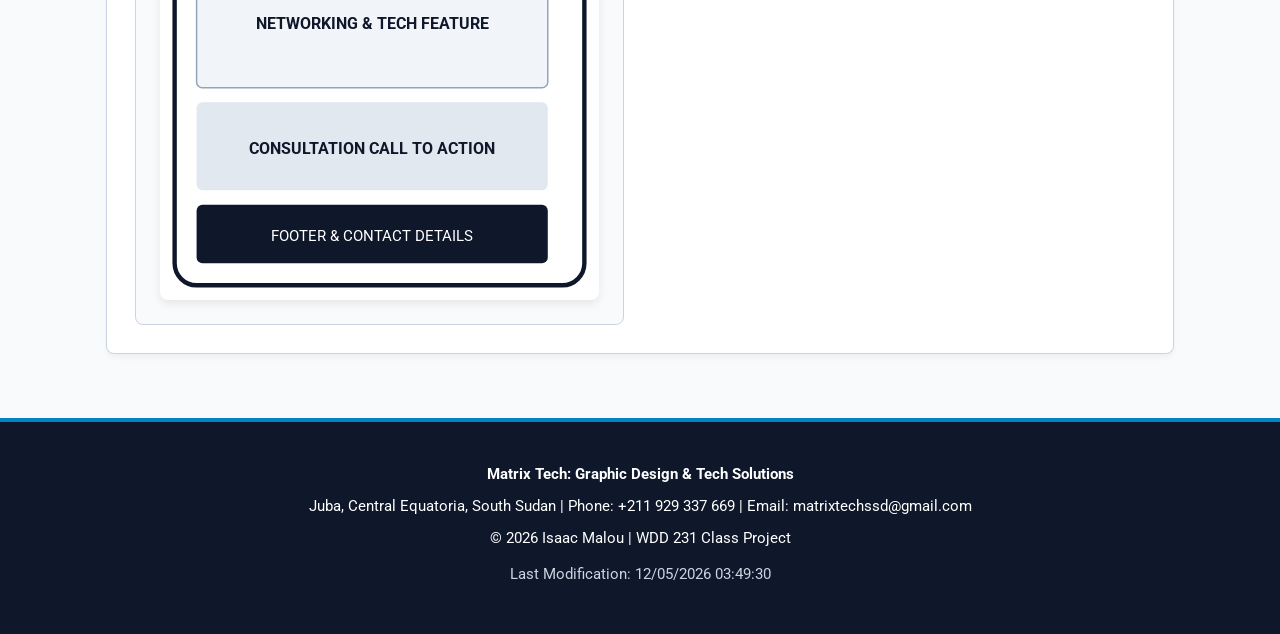
<file: project/site-plan.html>
<!DOCTYPE html>
<html lang="en">

<head>
    <meta charset="UTF-8">
    <meta name="viewport" content="width=device-width, initial-scale=1.0">
    <title>Site Plan - Matrix Tech: Graphic Design & Tech Solutions</title>
    <meta name="description"
        content="Website project site plan for Matrix Tech, offering professional graphic design, corporate branding, and network technology solutions across South Sudan.">
    <meta name="author" content="Isaac Malou">

    <link rel="icon" href="images/favicon.ico" type="image/x-icon">

    <!-- Google Fonts: Montserrat & Roboto -->
    <link rel="preconnect" href="https://fonts.googleapis.com">
    <link rel="preconnect" href="https://fonts.gstatic.com" crossorigin>
    <link
        href="https://fonts.googleapis.com/css2?family=Montserrat:wght@600;700&family=Roboto:wght@400;500;700&display=swap"
        rel="stylesheet">

    <!-- External CSS -->
    <link rel="stylesheet" href="styles/site-plan.css">
</head>

<body>
    <header class="plan-header">
        <div class="header-container">
            <img src="images/matrix-logo.png" alt="Matrix Technologies Logo" class="brand-logo" width="80" height="80">
            <div class="header-titles">
                <h1>Project Site Plan</h1>
                <p class="subtitle">Matrix Tech: Graphic Design & Tech Solutions</p>
            </div>
        </div>
    </header>

    <main class="plan-main">
        <!-- Section 1: Site Name & Rationale -->
        <section class="plan-section">
            <h2>1. Site Name & Domain</h2>
            <div class="card">
                <h3>Selected Site Name: <strong>Matrix Tech: Graphic Design & Tech Solutions</strong></h3>
                <p><strong>Optional Domain Availability:</strong> <code>matrixtechssd.com</code> /
                    <code>matrixtech.org</code></p>
                <p><strong>Reason for Selection:</strong> This name directly identifies the brand and establishes
                    immediate recognition for existing clients. It clearly communicates the dual nature of our agency:
                    delivering creative graphic design and branding assets alongside robust technical solutions (such as
                    hotspot voucher systems, network installations, and Starlink hardware setup) across South Sudan.</p>
            </div>
        </section>

        <!-- Section 2: Site Purpose -->
        <section class="plan-section">
            <h2>2. Site Purpose</h2>
            <div class="card">
                <p>The primary purpose of the Matrix Tech website is to serve as a comprehensive digital portfolio and
                    service inquiry hub for businesses and organizations in South Sudan. Specifically, the site will:
                </p>
                <ul>
                    <li>Showcase a gallery of professional graphic design work, corporate branding kits, and apparel
                        printing layouts.</li>
                    <li>Detail our technical service offerings, including local network administration, MikroTik hotspot
                        configuration, and Starlink satellite internet installations.</li>
                    <li>Provide a seamless, dynamic interactive service catalog where prospective clients can filter
                        services by category and submit consultation requests.</li>
                </ul>
            </div>
        </section>

        <!-- Section 3: Target Audience & Scenarios -->
        <section class="plan-section">
            <h2>3. Target Audience & Scenarios</h2>
            <div class="card">
                <h3>Target Audience</h3>
                <p>Our target audience includes small-to-medium business owners, non-profit organizations, and corporate
                    clients across South Sudan who require reliable brand identity design and stable local office
                    network infrastructure.</p>

                <h3>Visitor Scenarios</h3>
                <ol class="scenario-list">
                    <li>
                        <strong>"How can I request a custom logo and corporate branding package for my business in
                            Juba?"</strong>
                        <p><em>Answered via:</em> The interactive Services Catalog page and dedicated "Request a Quote"
                            call-to-action buttons.</p>
                    </li>
                    <li>
                        <strong>"Do you supply and configure Starlink hardware or MikroTik hotspot vouchers for remote
                            field offices, and what is the turnaround time?"</strong>
                        <p><em>Answered via:</em> The Tech Solutions detail cards on the Home and Discover pages, which
                            outline hardware specifications and deployment timelines.</p>
                    </li>
                    <li>
                        <strong>"Where can I see examples of past logo designs and client branding projects before
                            scheduling a consultation?"</strong>
                        <p><em>Answered via:</em> The visual Portfolio/Discover grid featuring real project samples and
                            verified client branding assets.</p>
                    </li>
                </ol>
            </div>
        </section>

        <!-- Section 4: Color Scheme -->
        <section class="plan-section">
            <h2>4. Color Scheme</h2>
            <div class="card">
                <p>The color palette is derived directly from the Matrix Technologies brand identity—balancing corporate
                    authority with modern technical energy.</p>
                <table class="color-table">
                    <thead>
                        <tr>
                            <th>Color Name</th>
                            <th>Hex Code</th>
                            <th>Visual Sample</th>
                            <th>Application on Website</th>
                        </tr>
                    </thead>
                    <tbody>
                        <tr>
                            <td><strong>Deep Navy Blue</strong></td>
                            <td><code>#0F172A</code></td>
                            <td>
                                <div class="color-swatch swatch-primary" aria-label="Deep Navy Blue color sample"></div>
                            </td>
                            <td>Used for the main header background, primary page headings (<code>h1</code>,
                                <code>h2</code>), footer background, and primary structural borders.</td>
                        </tr>
                        <tr>
                            <td><strong>Cyan Tech Blue</strong></td>
                            <td><code>#0284C7</code></td>
                            <td>
                                <div class="color-swatch swatch-secondary" aria-label="Cyan Tech Blue color sample">
                                </div>
                            </td>
                            <td>Used for interactive links, table header backgrounds, border highlights, and secondary
                                call-to-action buttons.</td>
                        </tr>
                        <tr>
                            <td><strong>Matrix Crimson</strong></td>
                            <td><code>#E11D48</code></td>
                            <td>
                                <div class="color-swatch swatch-accent" aria-label="Matrix Crimson color sample"></div>
                            </td>
                            <td>Used sparingly for accent indicators, important badges, button hover states, and key
                                feature callout tags.</td>
                        </tr>
                        <tr>
                            <td><strong>Slate Dark Text</strong></td>
                            <td><code>#1E293B</code></td>
                            <td>
                                <div class="color-swatch swatch-text" aria-label="Slate Dark text color sample"></div>
                            </td>
                            <td>Used for all body paragraphs, lists, and table text to ensure WCAG AA high-contrast
                                readability against light backgrounds.</td>
                        </tr>
                        <tr>
                            <td><strong>Off-White Canvas</strong></td>
                            <td><code>#F8FAFC</code></td>
                            <td>
                                <div class="color-swatch swatch-bg" aria-label="Off-White Canvas color sample"></div>
                            </td>
                            <td>Used as the primary page background and card container spacing filler.</td>
                        </tr>
                    </tbody>
                </table>
            </div>
        </section>

        <!-- Section 5: Typography -->
        <section class="plan-section">
            <h2>5. Typography</h2>
            <div class="card">
                <p>We utilize two complementary Google Fonts to maintain a clean hierarchy between structural headings
                    and readable body content.</p>
                <div class="typography-grid">
                    <div class="type-card">
                        <h3>Primary Heading Font: <strong>Montserrat</strong></h3>
                        <p class="font-preview font-heading">ABCDEFGHIJKLM nopqrstuvwxyz 0123456789</p>
                        <p><strong>Application:</strong> Applied to all site headings (<code>h1</code>, <code>h2</code>,
                            <code>h3</code>), navigation links, and banner titles. Its modern geometric sans-serif
                            structure projects professional authority.</p>
                    </div>
                    <div class="type-card">
                        <h3>Body & Content Font: <strong>Roboto</strong></h3>
                        <p class="font-preview font-body">ABCDEFGHIJKLM nopqrstuvwxyz 0123456789</p>
                        <p><strong>Application:</strong> Applied to all paragraph text, lists, table data, and form
                            labels. Selected for its exceptional legibility across both mobile and desktop screens.</p>
                    </div>
                </div>
            </div>
        </section>

        <!-- Section 6: Home Page Wireframes -->
        <section class="plan-section">
            <h2>6. Responsive Home Page Wireframes</h2>
            <div class="card">
                <p>Below are structural wireframe sketches representing the layout structure for mobile and wide desktop
                    viewports.</p>

                <div class="wireframe-grid">
                    <!-- Mobile Viewport Wireframe -->
                    <div class="wireframe-item">
                        <h3>Mobile Viewport Sketch (320px - 480px)</h3>
                        <div class="svg-wireframe-container">
                            <svg viewBox="0 0 300 520" class="svg-wireframe" xmlns="http://www.w3.org/2000/svg"
                                role="img" aria-label="Mobile viewport wireframe layout">
                                <!-- Mobile Device Frame -->
                                <rect x="10" y="10" width="280" height="500" rx="15" fill="none" stroke="#0F172A"
                                    stroke-width="3" />
                                <!-- Header & Logo -->
                                <rect x="25" y="30" width="180" height="35" rx="4" fill="#E2E8F0" />
                                <text x="115" y="52" font-size="11" font-weight="bold" text-anchor="middle"
                                    fill="#0F172A">LOGO &amp; TITLE</text>
                                <rect x="220" y="30" width="45" height="35" rx="4" fill="#0284C7" />
                                <text x="242" y="52" font-size="10" fill="#FFF" text-anchor="middle">MENU</text>
                                <!-- Hero Banner -->
                                <rect x="25" y="75" width="240" height="110" rx="4" fill="#CBD5E1" />
                                <text x="145" y="125" font-size="12" font-weight="bold" text-anchor="middle"
                                    fill="#0F172A">HERO IMAGE / CTA</text>
                                <!-- Services Card 1 -->
                                <rect x="25" y="195" width="240" height="85" rx="4" fill="#F1F5F9" stroke="#94A3B8"
                                    stroke-width="1" />
                                <text x="145" y="240" font-size="11" font-weight="bold" text-anchor="middle"
                                    fill="#0F172A">GRAPHIC DESIGN FEATURE</text>
                                <!-- Services Card 2 -->
                                <rect x="25" y="290" width="240" height="85" rx="4" fill="#F1F5F9" stroke="#94A3B8"
                                    stroke-width="1" />
                                <text x="145" y="335" font-size="11" font-weight="bold" text-anchor="middle"
                                    fill="#0F172A">NETWORKING &amp; TECH FEATURE</text>
                                <!-- Call to Action Banner -->
                                <rect x="25" y="385" width="240" height="60" rx="4" fill="#E2E8F0" />
                                <text x="145" y="420" font-size="11" font-weight="bold" text-anchor="middle"
                                    fill="#0F172A">CONSULTATION CALL TO ACTION</text>
                                <!-- Footer -->
                                <rect x="25" y="455" width="240" height="40" rx="4" fill="#0F172A" />
                                <text x="145" y="480" font-size="10" fill="#FFF" text-anchor="middle">FOOTER &amp;
                                    CONTACT DETAILS</text>
                            </svg>
                        </div>
                    </div>

                    <!-- Desktop Viewport Wireframe -->
                    <div class="wireframe-item">
                        <h3>Wide Viewport Sketch (1024px+)</h3>
                        <div class="svg-wireframe-container">
                            <svg viewBox="0 0 600 480" class="svg-wireframe" xmlns="http://www.w3.org/2000/svg"
                                role="img" aria-label="Desktop viewport wireframe layout">
                                <!-- Desktop Window Frame -->
                                <rect x="10" y="10" width="580" height="460" rx="8" fill="none" stroke="#0F172A"
                                    stroke-width="3" />
                                <!-- Navigation Bar -->
                                <rect x="20" y="25" width="130" height="35" rx="4" fill="#E2E8F0" />
                                <text x="85" y="47" font-size="11" font-weight="bold" text-anchor="middle"
                                    fill="#0F172A">LOGO &amp; TITLE</text>
                                <rect x="260" y="25" width="310" height="35" rx="4" fill="#0284C7" />
                                <text x="415" y="47" font-size="11" fill="#FFF" text-anchor="middle"
                                    font-weight="bold">HOME | SERVICES | DISCOVER | CONTACT</text>
                                <!-- Hero Section (Full Width) -->
                                <rect x="20" y="75" width="550" height="140" rx="4" fill="#CBD5E1" />
                                <text x="295" y="145" font-size="14" font-weight="bold" text-anchor="middle"
                                    fill="#0F172A">HERO FEATURE BANNER &amp; PRIMARY CALL TO ACTION</text>
                                <!-- 3-Column Feature Grid -->
                                <rect x="20" y="230" width="170" height="140" rx="4" fill="#F1F5F9" stroke="#94A3B8"
                                    stroke-width="1" />
                                <text x="105" y="300" font-size="11" font-weight="bold" text-anchor="middle"
                                    fill="#0F172A">BRANDING &amp; LOGOS</text>
                                <rect x="210" y="230" width="170" height="140" rx="4" fill="#F1F5F9" stroke="#94A3B8"
                                    stroke-width="1" />
                                <text x="295" y="300" font-size="11" font-weight="bold" text-anchor="middle"
                                    fill="#0F172A">STARLINK &amp; NETWORKS</text>
                                <rect x="400" y="230" width="170" height="140" rx="4" fill="#F1F5F9" stroke="#94A3B8"
                                    stroke-width="1" />
                                <text x="485" y="300" font-size="11" font-weight="bold" text-anchor="middle"
                                    fill="#0F172A">HOTSPOT SYSTEMS</text>
                                <!-- Footer -->
                                <rect x="20" y="385" width="550" height="65" rx="4" fill="#0F172A" />
                                <text x="295" y="423" font-size="11" fill="#FFF" text-anchor="middle">FOOTER: LOCATION,
                                    CONTACT INFORMATION &amp; SOCIAL MEDIA LINKS</text>
                            </svg>
                        </div>
                    </div>
                </div>
            </div>
        </section>
    </main>

    <footer class="plan-footer">
        <div class="footer-content">
            <p><strong>Matrix Tech: Graphic Design & Tech Solutions</strong></p>
            <p>Juba, Central Equatoria, South Sudan | Phone: +211 929 337 669 | Email: matrixtechssd@gmail.com</p>
            <p>&copy; <span id="currentyear"></span> Isaac Malou | WDD 231 Class Project</p>
            <p id="lastModified" class="mod-date"></p>
        </div>
    </footer>

    <script>
        // Set dynamic copyright year and last modified date
        document.getElementById('currentyear').textContent = new Date().getFullYear();
        document.getElementById('lastModified').textContent = 'Last Modification: ' + document.lastModified;
    </script>
</body>

</html>
</file>
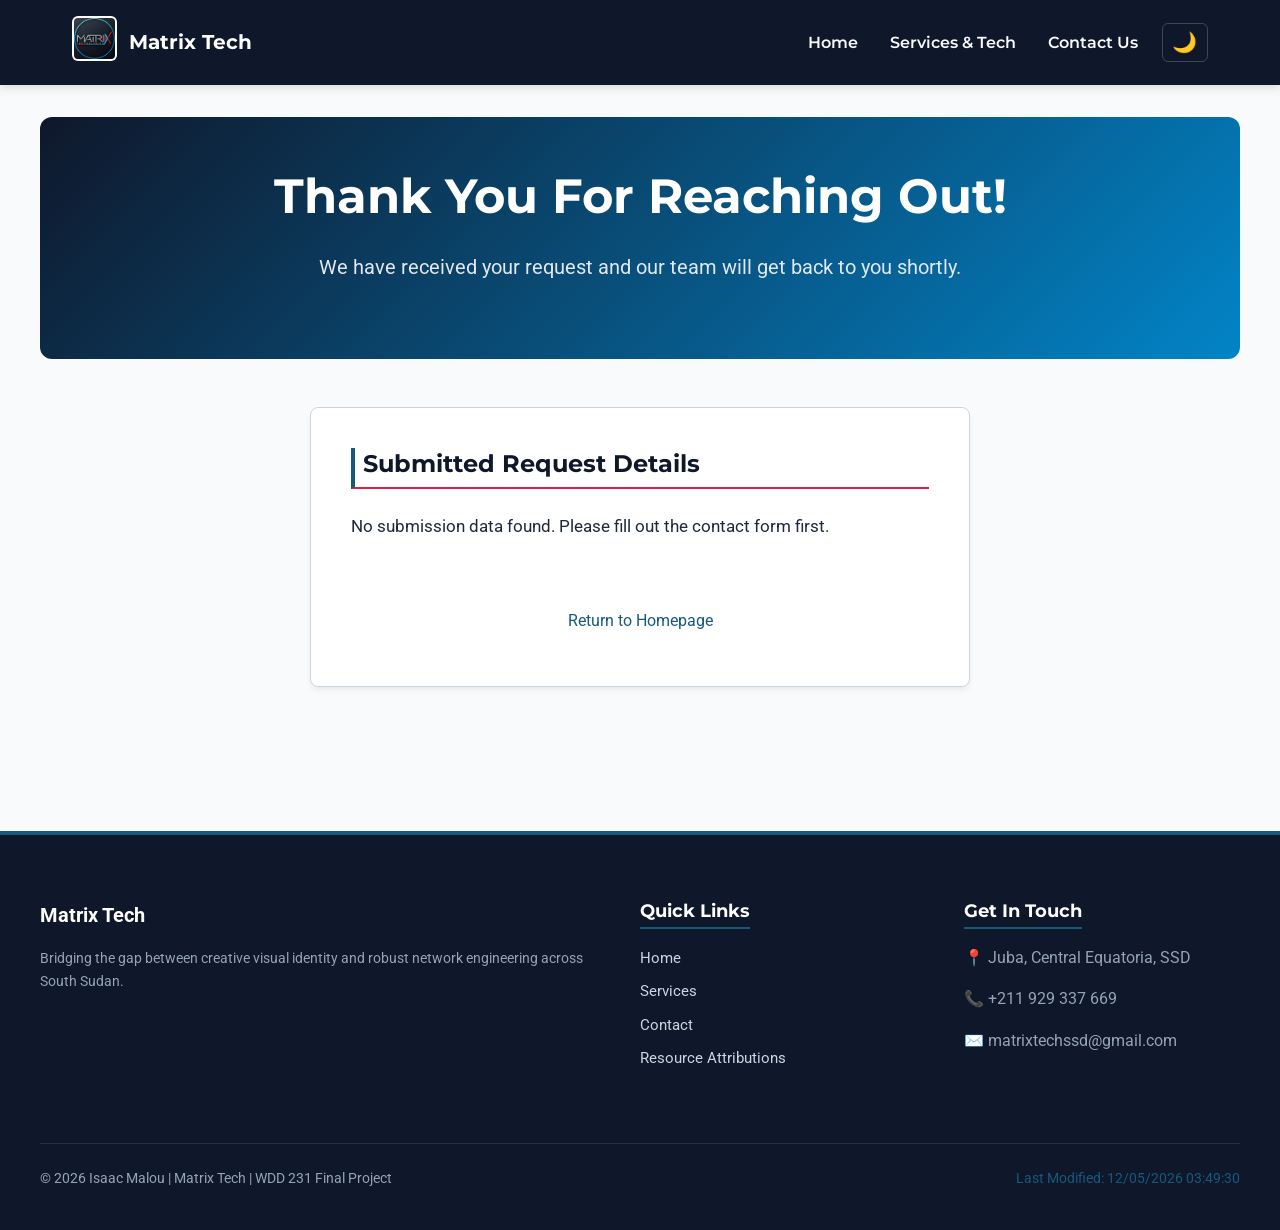
<file: project/thankyou.html>
<!DOCTYPE html>
<html lang="en">

<head>
    <meta charset="UTF-8">
    <meta name="viewport" content="width=device-width, initial-scale=1.0">
    <title>Submission Received | Matrix Tech</title>
    <meta name="description" content="Thank you for contacting Matrix Tech. Your message has been received.">

    <!-- Branding -->
    <link rel="icon" href="images/favicon.ico" type="image/x-icon">

    <!-- Google Fonts -->
    <link rel="preconnect" href="https://fonts.googleapis.com">
    <link rel="preconnect" href="https://fonts.gstatic.com" crossorigin>
    <link
        href="https://fonts.googleapis.com/css2?family=Montserrat:wght@600;700&family=Roboto:wght@400;500;700&display=swap"
        rel="stylesheet">

    <!-- Core Stylesheets -->
    <link rel="stylesheet" href="styles/small.css">
    <link rel="stylesheet" href="styles/larger.css">

    <!-- Interactive Scripts -->
    <script type="module" src="scripts/utils.js" defer></script>
</head>

<body>
    <header class="site-header">
        <div class="header-container">
            <div class="logo-box">
                <a href="index.html">
                    <img src="images/matrix-logo.png" alt="Matrix Tech Logo" class="site-logo" width="80" height="80">
                </a>
                <div class="brand-text">
                    <span class="brand-name">Matrix Tech</span>
                </div>
            </div>

            <div class="header-controls">
                <button id="theme-toggle" aria-label="Toggle Dark Mode" class="icon-btn">🌙</button>
            </div>

            <nav id="primary-nav">
                <ul class="menu">
                    <li><a href="index.html">Home</a></li>
                    <li><a href="services.html">Services & Tech</a></li>
                    <li><a href="contact.html">Contact Us</a></li>
                </ul>
            </nav>
        </div>
    </header>

    <main>
        <section class="hero" style="padding: 3rem 1.25rem;">
            <div class="hero-content">
                <h1>Thank You For Reaching Out!</h1>
                <p>We have received your request and our team will get back to you shortly.</p>
            </div>
        </section>

        <!-- Submitted Data Display Box -->
        <section class="features" style="max-width: 700px; margin: 3rem auto;">
            <div
                style="background-color: var(--bg-card); padding: 2.5rem; border-radius: 8px; border: 1px solid var(--border-color); box-shadow: var(--shadow);">
                <h2
                    style="font-size: 1.5rem; margin-bottom: 1.5rem; border-bottom: 2px solid var(--accent-color); padding-bottom: 0.5rem;">
                    Submitted Request Details</h2>

                <div id="results" style="display: flex; flex-direction: column; gap: 1rem; font-size: 1.05rem;">
                    <!-- Populated dynamically via JavaScript below -->
                </div>

                <div style="margin-top: 2.5rem; text-align: center;">
                    <a href="index.html" class="btn btn-primary"
                        style="text-decoration: none; display: inline-block; padding: 0.75rem 1.5rem;">Return to
                        Homepage</a>
                </div>
            </div>
        </section>
    </main>

    <!-- Professional Footer -->
    <footer class="site-footer">
        <div class="footer-container">
            <div class="footer-col brand-col">
                <p class="footer-brand"><strong>Matrix Tech</strong></p>
                <p class="footer-bio">Bridging the gap between creative visual identity and robust network engineering
                    across South Sudan.</p>
            </div>

            <div class="footer-col links-col">
                <h3>Quick Links</h3>
                <ul>
                    <li><a href="index.html">Home</a></li>
                    <li><a href="services.html">Services</a></li>
                    <li><a href="contact.html">Contact</a></li>
                    <li><a href="attributions.html">Resource Attributions</a></li>
                </ul>
            </div>

            <div class="footer-col contact-col">
                <h3>Get In Touch</h3>
                <p>📍 Juba, Central Equatoria, SSD</p>
                <p>📞 +211 929 337 669</p>
                <p>✉️ matrixtechssd@gmail.com</p>
            </div>
        </div>

        <div class="footer-legal">
            <p>&copy; <span id="currentyear"></span> Isaac Malou | Matrix Tech | WDD 231 Final Project</p>
            <p id="lastModified" class="mod-date"></p>
        </div>
    </footer>

    <!-- Script to parse and display form GET parameters -->
    <script>
        const currentUrl = window.location.href;
        const urlParams = new URLSearchParams(window.location.search);
        const resultsContainer = document.getElementById('results');

        if (urlParams.toString() === "") {
            resultsContainer.innerHTML = "<p>No submission data found. Please fill out the contact form first.</p>";
        } else {
            const name = urlParams.get('fullname') || 'Not provided';
            const email = urlParams.get('email') || 'Not provided';
            const phone = urlParams.get('phone') || 'Not provided';
            const service = urlParams.get('service') || 'Not provided';
            const message = urlParams.get('message') || 'Not provided';

            resultsContainer.innerHTML = `
                <p><strong>Full Name:</strong> ${escapeHtml(name)}</p>
                <p><strong>Email Address:</strong> ${escapeHtml(email)}</p>
                <p><strong>Phone Number:</strong> ${escapeHtml(phone)}</p>
                <p><strong>Service Requested:</strong> ${escapeHtml(service)}</p>
                <p><strong>Message:</strong><br><span style="display: block; margin-top: 0.5rem; padding: 1rem; background-color: var(--bg-main); border-radius: 4px; border: 1px solid var(--border-color);">${escapeHtml(message)}</span></p>
            `;
        }

        // Basic helper function to prevent injection when displaying user input
        function escapeHtml(str) {
            return str.replace(/&/g, "&amp;").replace(/</g, "&lt;").replace(/>/g, "&gt;").replace(/"/g, "&quot;").replace(/'/g, "&#039;");
        }
    </script>
</body>

</html>
</file>
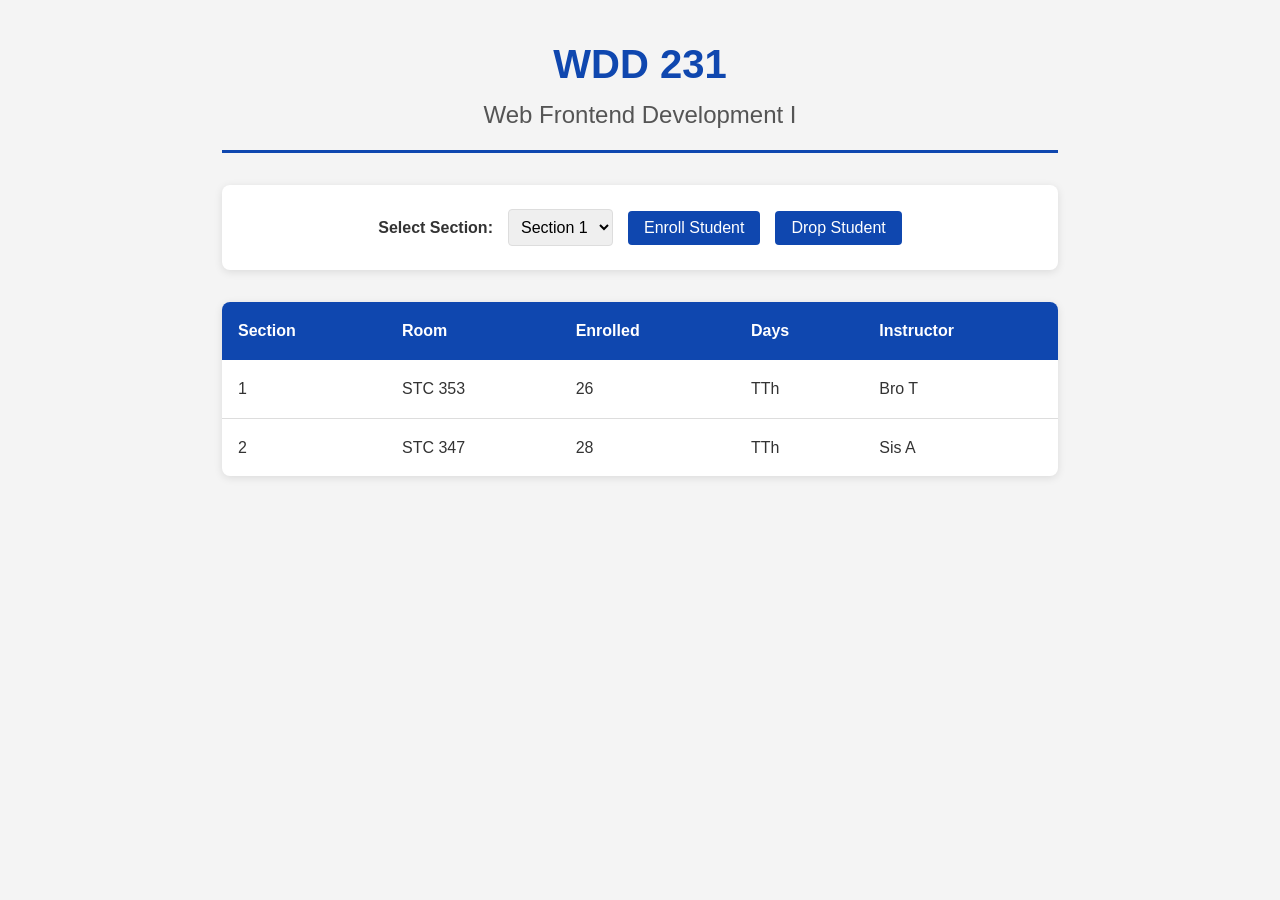
<file: week3/modules.html>
<!DOCTYPE html>
<html lang="en">

<head>
    <meta charset="UTF-8">
    <meta name="viewport" content="width=device-width, initial-scale=1.0">
    <title>ES Modules - Course Enrollment</title>

    <!-- Link to the CSS -->
    <link rel="stylesheet" href="styles/modules.css">

    <!-- Link to the main JS module (Must use type="module") -->
    <script type="module" src="scripts/modules.mjs"></script>
</head>

<body>
    <header>
        <!-- The IDs match the output.mjs file to dynamically insert text -->
        <h1 id="courseCode"></h1>
        <h2 id="courseName"></h2>
    </header>

    <main>
        <section class="controls">
            <label for="sectionNumber">Select Section:</label>
            <!-- The options inside here are dynamically generated by sections.mjs -->
            <select id="sectionNumber" name="sectionNumber"></select>

            <!-- The IDs match the event listeners in modules.mjs -->
            <button id="enrollStudent">Enroll Student</button>
            <button id="dropStudent">Drop Student</button>
        </section>

        <section class="roster-container">
            <table>
                <thead>
                    <tr>
                        <th>Section</th>
                        <th>Room</th>
                        <th>Enrolled</th>
                        <th>Days</th>
                        <th>Instructor</th>
                    </tr>
                </thead>
                <!-- The table rows are dynamically generated by output.mjs -->
                <tbody id="sections">
                </tbody>
            </table>
        </section>
    </main>
</body>

</html>
</file>
<file: chamber/styles/small.css>
/* Core Structural and Variables */
:root {
    --bg-main: #F4F4F4;
    --bg-card: #FFFFFF;
    --text-main: #333333;
    --color-primary: #0F47AF;
    --color-secondary: #FCDD09;
    --border-color: #cccccc;
}

body {
    background-color: var(--bg-main);
    color: var(--text-main);
    font-family: 'Roboto', sans-serif;
    transition: background-color 0.3s, color 0.3s;
}

/* Dark Theme */
body.dark-theme {
    --bg-main: #1a1a1a;
    --bg-card: #2a2a2a;
    --text-main: #f4f4f4;
    --color-primary: #1a4594;
    --color-secondary: #e6ca07;
    --border-color: #444444;
}

/* Header */
header {
    background-color: var(--color-primary);
    color: #FFFFFF;
    padding: 1rem;
    display: flex;
    flex-direction: row;
    /* Forces logo and controls side-by-side */
    justify-content: space-between;
    /* Pushes logo left, controls right */
    align-items: center;
    /* Vertically centers everything */
    position: relative;
    /* Required so the absolute nav stays under the header */
}

.logo-title {
    display: flex;
    align-items: center;
    gap: 0.75rem;
}

.main-logo {
    width: 60px;
    height: auto;
    background-color: var(--bg-card);
    border-radius: 4px;
    padding: 2px;
}

.site-title {
    font-size: 1.4rem;
    font-weight: 700;
}

.header-right-controls {
    display: flex;
    align-items: center;
    gap: 1rem;
    /* Adjusts spacing between hamburger and dark mode toggle */
}

#dark-mode-toggle,
#hamburger-menu {
    background: var(--color-secondary);
    border: none;
    color: var(--text-main);
    padding: 0.5rem 0.75rem;
    font-size: 1.2rem;
    cursor: pointer;
    border-radius: 4px;
    font-weight: bold;
}

body.dark-theme #dark-mode-toggle,
body.dark-theme #hamburger-menu {
    color: #1a1a1a;
}

/* Navigation */
nav {
    display: none;
    width: 100%;
    position: absolute;
    top: 100%;
    /* Pushes menu directly underneath the header */
    left: 0;
    background-color: var(--color-primary);
    z-index: 100;
    border-top: 2px solid var(--color-secondary);
}

nav.open {
    display: block;
}

.menu-list {
    list-style: none;
    display: flex;
    flex-direction: column;
    padding: 0;
    margin: 0;
}

.menu-list li a {
    display: block;
    padding: 1rem;
    color: #FFFFFF;
    text-decoration: none;
    border-bottom: 1px solid rgba(255, 255, 255, 0.2);
    font-weight: 700;
}

.menu-list li a.active,
.menu-list li a:hover {
    color: var(--color-secondary);
}

/* Main */
main {
    padding: 1.5rem;
    max-width: 1200px;
    margin: 0 auto;
}

.page-title {
    font-size: 2rem;
    margin-bottom: 1rem;
    color: var(--color-primary);
}

body.dark-theme .page-title {
    color: var(--color-secondary);
}

/* Cards */
.member-card,
.home-card {
    background-color: var(--bg-card);
    border: 1px solid var(--border-color);
    border-radius: 6px;
    overflow: hidden;
    box-shadow: 0 2px 5px rgba(0, 0, 0, 0.05);
}

.card-header {
    background-color: rgba(15, 71, 175, 0.05);
    padding: 1rem;
    text-align: center;
    border-bottom: 1px solid var(--border-color);
}

body.dark-theme .card-header {
    background-color: rgba(0, 0, 0, 0.2);
}

.card-header h2 {
    font-size: 1.25rem;
    margin: 0 0 0.25rem 0;
    color: var(--color-primary);
}

body.dark-theme .card-header h2 {
    color: var(--color-secondary);
}

.card-body {
    padding: 1.5rem 1rem;
    display: flex;
    flex-direction: column;
    align-items: center;
    gap: 1rem;
    text-align: center;
}

/* Footer */
footer {
    background-color: var(--color-primary);
    color: #FFFFFF;
    padding: 2rem 1rem;
    margin-top: 3rem;
    display: flex;
    flex-direction: column;
    gap: 2rem;
    text-align: center;
}

.footer-column h3 {
    color: var(--color-secondary);
    margin-bottom: 0.75rem;
}

.social-icon {
    width: 32px;
    height: 32px;
    margin: 0 0.5rem;
}

/* Hero */
.hero {
    position: relative;
    border-radius: 6px;
    overflow: hidden;
    margin-bottom: 1.5rem;
}

.hero img {
    display: block;
    width: 100%;
    height: 400px;
    object-fit: cover;
}

.cta-container {
    position: absolute;
    top: 50%;
    left: 50%;
    transform: translate(-50%, -50%);
    background-color: rgba(255, 255, 255, 0.9);
    padding: 1.5rem;
    border-radius: 6px;
    text-align: center;
    width: 85%;
    max-width: 350px;
    box-shadow: 0 4px 8px rgba(0, 0, 0, 0.2);
}

body.dark-theme .cta-container {
    background-color: rgba(42, 42, 42, 0.9);
}

.cta-container h2 {
    color: var(--color-primary);
    margin: 0 0 1rem 0;
}

body.dark-theme .cta-container h2 {
    color: var(--color-secondary);
}

.cta-button {
    display: inline-block;
    background-color: var(--color-primary);
    color: #FFFFFF;
    padding: 0.75rem 1.5rem;
    text-decoration: none;
    font-weight: 700;
    border-radius: 4px;
}

/* Misc Home Elements */
.home-grid {
    display: grid;
    gap: 2rem;
}

#current-temp {
    font-size: 2rem;
    font-weight: 700;
    color: var(--color-primary);
}

body.dark-theme #current-temp {
    color: var(--color-secondary);
}

.forecast-container {
    border-top: 1px solid var(--border-color);
    padding-top: 1rem;
    width: 100%;
    display: flex;
    justify-content: space-around;
}
</file>
<file: chamber/styles/larger.css>
@media (min-width: 768px) {
    header {
        flex-direction: row;
        justify-content: space-between;
        align-items: center;
        padding: 1rem 3rem;
    }

    .header-right-controls {
        width: auto;
        gap: 2rem;
    }

    #hamburger-menu {
        display: none;
    }

    #dark-mode-toggle {
        margin-left: 0;
    }

    nav {
        display: block !important;
        position: static;
        width: auto;
        background: transparent;
        border: none;
        margin-top: 0;
    }

    .menu-list {
        flex-direction: row;
        gap: 1.5rem;
    }

    .menu-list li a {
        border-bottom: none;
        padding: 0.5rem;
    }

    .menu-list li a:hover {
        border-bottom: 2px solid var(--color-secondary);
    }

    /* Target Matrix Grid Layout Presentation Structure */
    .grid-layout {
        display: grid;
        grid-template-columns: repeat(3, 1fr);
        gap: 2rem;
    }

    .grid-layout .card-body {
        flex-direction: row;
        align-items: center;
        text-align: left;
    }

    .grid-layout .image-placeholder {
        flex-shrink: 0;
        width: 110px;
        height: auto;
    }

    /* Target Row List Layout Presentation Rules */
    .list-layout .member-card {
        border-radius: 0;
        border: none;
        border-bottom: 1px solid var(--border-color);
        box-shadow: none;
    }

    .list-layout .card-header {
        display: none;
    }

    .list-layout .card-body {
        display: grid;
        grid-template-columns: 2fr 3fr;
        padding: 1rem;
        text-align: left;
        align-items: center;
    }

    .list-layout .card-body::before {
        content: attr(data-name);
        font-weight: 700;
        font-size: 1.1rem;
        color: var(--color-primary);
    }

    body.dark-theme .list-layout .card-body::before {
        color: var(--color-secondary);
    }

    .list-layout .image-placeholder {
        display: none;
    }

    .list-layout .card-info {
        display: flex;
        justify-content: space-between;
        align-items: center;
        width: 100%;
        gap: 1rem;
    }

    .list-layout .card-info p {
        margin: 0;
    }

    /* Desktop Striping Rules Injection */
    .list-layout .member-card:nth-child(even) {
        background-color: rgba(0, 0, 0, 0.03);
    }

    body.dark-theme .list-layout .member-card:nth-child(even) {
        background-color: rgba(255, 255, 255, 0.03);
    }

    /* 3-Column Footer Layout */
    footer {
        flex-direction: row;
        justify-content: space-between;
        align-items: flex-start;
        padding: 3rem;
        text-align: left;
    }

    .footer-column {
        flex: 1;
    }

    .footer-social {
        text-align: center;
    }

    .footer-dev {
        text-align: right;
    }

    /* --- Home Page Desktop Grid --- */
    .home-grid {
        grid-template-columns: 1fr 1fr 2fr;
    }

    .spotlights-section {
        grid-column: 1 / -1;
    }

    .spotlight-grid {
        flex-direction: row;
        justify-content: space-around;
    }

    .spotlight-item {
        flex: 1;
        margin: 0 0.5rem;
    }
}
</file>
<file: project/styles/small.css>
/* =========================================================
   Matrix Tech - Mobile-First Stylesheet (small.css)
   Target: Mobile Viewports (320px+)
   ========================================================= */

/* --- 1. Root Variables & Theme Tokens --- */
:root {
    --primary-color: #0F172A;
    /* Deep Navy Blue */
    --secondary-color: #17597B;
    /* Cyan Tech Blue */
    --accent-color: #E11D48;
    /* Matrix Crimson */
    --text-dark: #1E293B;
    /* Slate Dark */
    --bg-light: #F8FAFC;
    /* Off-White Canvas */
    --bg-card: #FFFFFF;
    /* Card White */
    --border-color: #CBD5E1;
    /* Crisp Border Gray */
    --font-heading: 'Montserrat', sans-serif;
    --font-body: 'Roboto', sans-serif;
    --shadow: 0 4px 6px -1px #00000012;
    --transition: all 0.3s ease;
}

/* --- Dark Theme Overrides --- */
body.dark-mode {
    --primary-color: #0284C7;
    --secondary-color: #38BDF8;
    --text-dark: #F1F5F9;
    --bg-light: #0F172A;
    --bg-card: #1E293B;
    --border-color: #334155;
}

/* --- 2. CSS Reset & Base Document Styling --- */
* {
    box-sizing: border-box;
    margin: 0;
    padding: 0;
}

body {
    font-family: var(--font-body);
    background-color: var(--bg-light);
    color: var(--text-dark);
    line-height: 1.6;
    transition: var(--transition);
}

h1,
h2,
h3,
h4 {
    font-family: var(--font-heading);
    line-height: 1.3;
    margin-bottom: 0.75rem;
}

h2 {
    font-size: 1.5rem;
    color: var(--primary-color);
    border-left: 4px solid var(--secondary-color);
    padding-left: 0.5rem;
    margin-bottom: 1.25rem;
}

p {
    margin-bottom: 1rem;
}

a {
    color: var(--secondary-color);
    text-decoration: none;
    transition: var(--transition);
}

a:hover {
    color: var(--accent-color);
}

/* --- 3. Site Header & Mobile Navigation --- */
.site-header {
    background-color: var(--primary-color);
    color: #FFFFFF;
    position: sticky;
    top: 0;
    z-index: 1000;
    box-shadow: 0 2px 10px #00000026;
}

.header-container {
    display: flex;
    flex-wrap: wrap;
    align-items: center;
    justify-content: space-between;
    padding: 0.75rem 1rem;
    max-width: 1200px;
    margin: 0 auto;
}

.logo-box {
    display: flex;
    align-items: center;
    gap: 0.75rem;
}

.site-logo {
    width: 45px;
    height: 45px;
    border-radius: 6px;
    background-color: #FFFFFF;
    padding: 2px;
    object-fit: contain;
}

.brand-name {
    font-family: var(--font-heading);
    font-weight: 700;
    font-size: 1.25rem;
    color: #FFFFFF;
}

.header-controls {
    display: flex;
    align-items: center;
    gap: 0.5rem;
}

.icon-btn {
    background: transparent;
    border: 1px solid #FFFFFF33;
    color: #FFFFFF;
    font-size: 1.25rem;
    padding: 0.4rem 0.6rem;
    border-radius: 6px;
    cursor: pointer;
    transition: var(--transition);
}

.icon-btn:hover {
    background-color: var(--secondary-color);
    border-color: var(--secondary-color);
}

/* Nav Menu Stack (Hidden by default on Mobile) */
#primary-nav {
    width: 100%;
    display: none;
    margin-top: 0.75rem;
}

#primary-nav.open {
    display: block;
}

.menu {
    list-style: none;
    display: flex;
    flex-direction: column;
    border-top: 1px solid #FFFFFF1A;
}

.menu li a {
    display: block;
    padding: 0.75rem 1rem;
    color: #F8FAFC !important;
    font-family: var(--font-heading);
    font-weight: 600;
    border-bottom: 1px solid #FFFFFF0D;
}

.menu li a:hover,
.menu li a.active {
    background-color: var(--secondary-color);
    color: #FFFFFF !important;
    padding-left: 1.5rem;
}

/* --- 4. Main Content & Layout Sections --- */
main {
    padding: 0 0 2rem 0;
}

/* Hero Section */
.hero {
    background-color: #0F172A;
    background-image: linear-gradient(135deg, #0F172A 0%, #0284C7 100%);
    color: #FFFFFF;
    padding: 3.5rem 1.25rem;
    text-align: center;
}

.hero-content h1 {
    font-size: 1.75rem;
    margin-bottom: 1rem;
    color: #FFFFFF;
}

.hero-content p {
    font-size: 1rem;
    margin-bottom: 1.75rem;
    color: #E2E8F0;
    max-width: 600px;
    margin-left: auto;
    margin-right: auto;
}

.hero-actions {
    display: flex;
    flex-direction: column;
    gap: 0.75rem;
}

/* Shared Button Styles */
.action-link,
.cta-btn {
    display: inline-block;
    padding: 0.85rem 1.5rem;
    border-radius: 6px;
    font-family: var(--font-heading);
    font-weight: 600;
    text-align: center;
    cursor: pointer;
    border: none;
    transition: var(--transition);
}

.primary-link {
    background-color: var(--accent-color);
    color: #FFFFFF !important;
}

.primary-link:hover {
    background-color: #BE123C;
    color: #FFFFFF !important;
}

.secondary-link {
    background-color: #FFFFFF;
    color: var(--primary-color) !important;
}

.secondary-link:hover {
    background-color: var(--bg-light);
    color: var(--secondary-color) !important;
}

/* Feature & Inventory Showcase Sections */
.features,
.dynamic-showcase {
    max-width: 1200px;
    margin: 2.5rem auto 0 auto;
    padding: 0 1.25rem;
}

.feature-grid,
.inventory-grid {
    display: grid;
    grid-template-columns: 1fr;
    gap: 1.25rem;
}

.feature-card,
.inventory-card {
    background-color: var(--bg-card);
    border: 1px solid var(--border-color);
    border-top: 4px solid var(--secondary-color);
    border-radius: 8px;
    padding: 1.5rem;
    box-shadow: var(--shadow);
    transition: var(--transition);
}

.feature-card:hover,
.inventory-card:hover {
    transform: translateY(-3px);
    box-shadow: 0 8px 15px #0000001A;
}

/* --- Global Badges (Services & Inventory) --- */
.badge {
    display: inline-block;
    background-color: var(--secondary-color);
    color: #FFFFFF;
    font-size: 0.8rem;
    font-weight: bold;
    padding: 0.3rem 0.6rem;
    border-radius: 4px;
    margin-bottom: 1rem;
}

/* Specific override for inventory card badges */
.inventory-card .badge {
    background-color: var(--accent-color);
    font-size: 0.75rem;
    text-transform: uppercase;
    margin-bottom: 0.5rem;
}

.inventory-card img {
    width: 100%;
    height: 180px;
    object-fit: cover;
    border-radius: 6px;
    margin-bottom: 1rem;
}

.inventory-card .price {
    font-size: 1.2rem;
    font-weight: 700;
    color: var(--secondary-color);
    margin: 0.5rem 0;
}

/* --- Services Specific Styles --- */
.service-list {
    margin-top: 1rem;
    padding-left: 1.2rem;
    color: var(--text-dark);
}

.service-list li {
    margin-bottom: 0.5rem;
}

/* Call to Action Section */
.cta-section {
    text-align: center;
    margin: 4rem 1.25rem 2rem 1.25rem;
    background-color: var(--bg-card);
    padding: 3rem 1.5rem;
    border-radius: 8px;
    border: 1px solid var(--border-color);
    box-shadow: var(--shadow);
    max-width: 1200px;
}

.cta-section h2 {
    border-left: none;
    padding-left: 0;
    margin-bottom: 1rem;
}

.cta-text {
    max-width: 600px;
    margin: 0 auto 2rem auto;
}

.cta-btn {
    background-color: var(--secondary-color);
    color: #FFFFFF !important;
}

.cta-btn:hover {
    background-color: var(--primary-color);
}

/* --- 5. Professional Footer --- */
.site-footer {
    background-color: #0F172A;
    color: #94A3B8;
    padding: 3rem 1.25rem 1.5rem 1.25rem;
    margin-top: 4rem;
    border-top: 4px solid var(--secondary-color);
}

.footer-container {
    max-width: 1200px;
    margin: 0 auto;
    display: grid;
    grid-template-columns: 1fr;
    gap: 2rem;
}

.footer-col h3 {
    color: #FFFFFF;
    font-size: 1.1rem;
    margin-bottom: 1rem;
    border-bottom: 2px solid var(--secondary-color);
    display: inline-block;
    padding-bottom: 0.25rem;
}

.footer-brand {
    color: #FFFFFF;
    font-size: 1.25rem;
}

.footer-bio {
    font-size: 0.9rem;
    margin-top: 0.5rem;
}

.footer-col ul {
    list-style: none;
}

.footer-col ul li {
    margin-bottom: 0.5rem;
}

.footer-col ul li a {
    color: #CBD5E1;
    font-size: 0.95rem;
}

.footer-col ul li a:hover {
    color: var(--secondary-color);
}

/* SVG Social Link Row */
.social-links {
    display: flex;
    gap: 1rem;
    margin-top: 1rem;
}

.social-links a {
    color: #94A3B8;
    display: flex;
    align-items: center;
    justify-content: center;
    width: 40px;
    height: 40px;
    border-radius: 50%;
    background-color: #FFFFFF0D;
    transition: var(--transition);
}

.social-links a:hover {
    color: #FFFFFF;
    background-color: var(--secondary-color);
    transform: translateY(-2px);
}

/* Footer Bottom Bar */
.footer-legal {
    max-width: 1200px;
    margin: 2rem auto 0 auto;
    padding-top: 1.5rem;
    border-top: 1px solid #FFFFFF1A;
    text-align: center;
    font-size: 0.85rem;
    color: #94A3B8;
}

.mod-date {
    color: var(--secondary-color);
    margin-top: 0.25rem;
}

/* --- 6. Modal Dialog Styling --- */
.custom-modal {
    border: none;
    border-radius: 8px;
    padding: 0;
    max-width: 500px;
    width: 90%;
    margin: auto;
    box-shadow: 0 10px 25px #0000004D;
    background-color: var(--bg-card);
    color: var(--text-dark);
}

.custom-modal::backdrop {
    background-color: #0F172AB3;
    backdrop-filter: blur(3px);
}

.modal-content {
    position: relative;
    padding: 1.75rem;
}

#close-modal {
    position: absolute;
    top: 0.75rem;
    right: 0.75rem;
    background: transparent;
    border: none;
    font-size: 1.25rem;
    font-weight: bold;
    color: var(--text-dark);
    cursor: pointer;
    padding: 0.25rem 0.5rem;
    border-radius: 4px;
}

#close-modal:hover {
    background-color: var(--border-color);
}

/* --- 7. Attributions Page Styles --- */
.attributions-hero {
    padding: 3rem 1.25rem;
}

.attributions-section {
    max-width: 800px;
    margin: 3rem auto;
    padding: 0 1.25rem;
}

.attributions-card {
    background-color: var(--bg-card);
    padding: 2.5rem;
    border-radius: 8px;
    border: 1px solid var(--border-color);
    box-shadow: var(--shadow);
}

.attributions-card h2 {
    font-size: 1.5rem;
    margin-bottom: 1.5rem;
}

.attributions-list {
    display: flex;
    flex-direction: column;
    gap: 1.25rem;
    padding-left: 1.5rem;
    line-height: 1.6;
}

.attributions-action {
    margin-top: 2.5rem;
    text-align: center;
}

/* --- 8. Contact Page Styles --- */
.contact-grid {
    display: flex;
    flex-direction: column;
    gap: 2rem;
}

.contact-info-box,
.form-box {
    background-color: var(--bg-card);
    padding: 2rem 1.5rem;
    border-radius: 8px;
    border: 1px solid var(--border-color);
    box-shadow: var(--shadow);
}

/* Contact Details Styling */
.contact-detail {
    margin-bottom: 1.5rem;
}

.detail-title {
    font-weight: 700;
    color: var(--primary-color);
    margin-bottom: 0.25rem;
}

.contact-link {
    color: var(--secondary-color);
    text-decoration: none;
    font-weight: 600;
}

.contact-link:hover {
    color: var(--accent-color);
}

/* Form Layout & Inputs */
.form-group {
    margin-bottom: 1.25rem;
}

.form-label {
    display: block;
    font-weight: 600;
    margin-bottom: 0.5rem;
    color: var(--text-dark);
}

.form-input {
    width: 100%;
    padding: 0.85rem;
    border: 1px solid var(--border-color);
    border-radius: 6px;
    background-color: var(--bg-light);
    color: var(--text-dark);
    font-family: inherit;
    font-size: 1rem;
    transition: var(--transition);
}

.form-input:focus {
    outline: none;
    border-color: var(--secondary-color);
    box-shadow: 0 0 0 3px rgba(2, 132, 199, 0.2);
}

/* Submit Button */
.submit-btn {
    width: 100%;
    background-color: var(--accent-color);
    color: #FFFFFF;
    cursor: pointer;
    font-weight: 700;
    font-size: 1.1rem;
    font-family: var(--font-heading);
    border: none;
    padding: 1rem;
    border-radius: 6px;
    transition: var(--transition);
    margin-top: 1rem;
}

.submit-btn:hover {
    background-color: #BE123C;
}
</file>
<file: project/styles/larger.css>
/* =========================================================
   Matrix Tech - Desktop Stylesheet (larger.css)
   Target: Viewports 768px and wider (Tablets & Desktops)
   ========================================================= */

@media screen and (min-width: 768px) {

    /* --- 1. Typography & Spacing Adjustments --- */
    h2 {
        font-size: 2.25rem;
        margin-bottom: 2rem;
    }

    /* --- 2. Header & Desktop Navigation --- */
    .header-container {
        flex-wrap: nowrap;
        padding: 1rem 2rem;
        max-width: 1200px;
        margin: 0 auto;
    }

    /* Hide the mobile hamburger button entirely */
    #menu-toggle {
        display: none;
    }

    /* Force the navigation to show and switch to Flexbox */
    #primary-nav {
        display: block !important;
        width: auto;
        margin-top: 0;
        margin-left: auto;
        /* Pushes nav to the right */
        order: 2;
    }

    .header-controls {
        order: 3;
        margin-left: 1.5rem;
    }

    .menu {
        flex-direction: row;
        /* Horizontal layout */
        border-top: none;
        gap: 2rem;
    }

    .menu li a {
        border-bottom: none;
        padding: 0.5rem 0;
        font-size: 1rem;
        position: relative;
    }

    /* Desktop Wayfinding */
    .menu li a:hover,
    .menu li a.active {
        background-color: transparent;
        color: var(--secondary-color) !important;
        padding-left: 0;
    }

    /* Elegant underline for active/hover state on desktop */
    .menu li a.active::after,
    .menu li a:hover::after {
        content: '';
        position: absolute;
        bottom: -4px;
        left: 0;
        width: 100%;
        height: 3px;
        background-color: var(--accent-color);
        border-radius: 2px;
        transition: var(--transition);
    }

    /* --- 3. Hero Section --- */
    .hero {
        padding: 6rem 2rem;
    }

    .hero-content h1 {
        font-size: 3rem;
        max-width: 800px;
        margin: 0 auto 1.5rem auto;
    }

    .hero-content p {
        font-size: 1.25rem;
        max-width: 700px;
    }

    .hero-actions {
        flex-direction: row;
        /* Buttons side-by-side */
        justify-content: center;
        gap: 1.5rem;
    }

    /* --- 4. Main Layouts: CSS Grid --- */
    .features,
    .dynamic-showcase {
        margin-top: 4rem;
    }

    /* Auto-fitting grid to beautifully handle the 4 service pillars (2x2) */
    .feature-grid {
        grid-template-columns: repeat(auto-fit, minmax(300px, 1fr));
        gap: 2rem;
    }

    /* Auto-fitting, responsive grid for the dynamic items */
    .inventory-grid {
        grid-template-columns: repeat(auto-fit, minmax(320px, 1fr));
        gap: 2rem;
    }

    /* Expansive padding for the Call to Action section on desktop */
    .cta-section {
        padding: 5rem 3rem;
        margin: 6rem auto 3rem auto;
    }

    /* --- 5. Multi-Column Footer --- */
    .site-footer {
        padding-top: 4rem;
    }

    .footer-container {
        /* Brand column gets more space than links/contact columns */
        grid-template-columns: 2fr 1fr 1fr;
        gap: 3rem;
        padding-bottom: 2rem;
    }

    .footer-legal {
        display: flex;
        justify-content: space-between;
        align-items: center;
        text-align: left;
    }

    .mod-date {
        margin-top: 0;
    }

    /* --- 6. Contact Page Desktop Grid --- */
    .contact-grid {
        display: grid;
        grid-template-columns: 1fr 1fr;
        gap: 3rem;
        align-items: start;
        /* Prevents cards from stretching unevenly */
    }

    .contact-info-box,
    .form-box {
        padding: 2.5rem;
        /* Spacious padding for desktop */
    }

}

/* End of 768px Media Query */

/* Extra media query for massive screens to constrain width */
@media screen and (min-width: 1200px) {
    main {
        max-width: 1200px;
        margin: 0 auto;
    }

    .hero {
        border-radius: 12px;
        margin-top: 2rem;
    }
}
</file>
<file: chamber/styles/discover.css>
/* styles/discover.css */

.discover-main {
    max-width: 1200px;
    margin: 0 auto;
    padding: 1.5rem;
}

.visit-banner {
    background-color: var(--color-secondary);
    color: #1a1a1a;
    padding: 1rem;
    text-align: center;
    font-weight: bold;
    border-radius: 6px;
    margin-bottom: 2rem;
    box-shadow: 0 2px 4px rgba(0, 0, 0, 0.1);
}

.discover-card {
    background-color: var(--bg-card);
    border: 1px solid var(--border-color);
    border-radius: 8px;
    padding: 1.5rem;
    text-align: center;
    box-shadow: 0 2px 5px rgba(0, 0, 0, 0.05);
}

.discover-card h2 {
    color: var(--color-primary);
    font-size: 1.4rem;
    margin-top: 0;
}

body.dark-theme .discover-card h2 {
    color: var(--color-secondary);
}

.discover-card figure {
    margin: 0 0 1rem 0;
    overflow: hidden;
    /* Keeps image inside borders during hover scale */
}

.discover-card img {
    width: 100%;
    height: auto;
    border-radius: 4px;
    display: block;
    /* Transition set up for desktop hover */
    transition: transform 0.4s ease, filter 0.4s ease;
}

.discover-card address {
    font-style: italic;
    color: gray;
    margin-bottom: 1rem;
}

.learn-more {
    background-color: var(--color-primary);
    color: #fff;
    border: none;
    padding: 0.5rem 1rem;
    border-radius: 4px;
    cursor: pointer;
    font-weight: bold;
}

body.dark-theme .learn-more {
    background-color: var(--color-secondary);
    color: #1a1a1a;
}


/* 1. Small Screens (Default / Mobile) - 320px to 640px */
.discover-layout {
    display: grid;
    gap: 1.5rem;
    grid-template-areas:
        "card1"
        "card2"
        "card3"
        "card4"
        "card5"
        "card6"
        "card7"
        "card8";
}

/* 2. Medium Screens (Tablets) - 641px to 1024px */
@media (min-width: 641px) and (max-width: 1024px) {
    .discover-layout {
        grid-template-columns: 1fr 1fr;
        grid-template-areas:
            "card1 card2"
            "card3 card4"
            "card5 card6"
            "card7 card8";
    }

    /* Hover effects applied ONLY to Medium and Large screens */
    .discover-card:hover img {
        transform: scale(1.05);
        filter: brightness(1.1);
    }
}

/* 3. Large Screens (Desktop) - 1025px and up */
@media (min-width: 1025px) {
    .discover-layout {
        grid-template-columns: 1fr 1fr 1fr 1fr;
        grid-template-areas:
            "card1 card1 card2 card3"
            "card4 card5 card6 card6"
            "card7 card8 card8 card8";
        /* Asymmetrical grid design using areas */
    }

    /* Hover effects applied ONLY to Medium and Large screens */
    .discover-card:hover img {
        transform: scale(1.05);
        filter: brightness(1.1);
    }
}
</file>
<file: chamber/styles/join.css>
/* --- Form Layout & Design --- */
.join-main {
    max-width: 1200px;
    margin: 0 auto;
    padding: 2rem 1rem;
}

.join-layout {
    display: flex;
    flex-direction: column;
    gap: 2rem;
}

.membership-form {
    background: #f9f9f9;
    padding: 2rem;
    border-radius: 8px;
    box-shadow: 0 4px 6px rgba(0, 0, 0, 0.1);
}

body.dark-theme .membership-form {
    background: #2a2a2a;
}

.membership-form fieldset {
    border: 1px solid var(--border-color, #ccc);
    border-radius: 8px;
    padding: 1.5rem;
    margin-bottom: 2rem;
}

.membership-form legend {
    font-weight: 700;
    color: var(--color-primary);
    padding: 0 0.5rem;
}

body.dark-theme .membership-form legend {
    color: var(--color-secondary);
}

.membership-form label {
    display: block;
    margin-bottom: 1.5rem;
    font-weight: 600;
}

.membership-form input[type="text"],
.membership-form input[type="email"],
.membership-form input[type="tel"],
.membership-form textarea {
    width: 100%;
    padding: 0.75rem;
    margin-top: 0.5rem;
    border: 1px solid #ccc;
    border-radius: 4px;
    box-sizing: border-box;
    font-family: inherit;
}

.membership-form input:required:valid {
    border-left: 5px solid green;
}

.membership-form input:required:invalid {
    border-left: 5px solid red;
}

.radio-label {
    display: flex;
    align-items: center;
    gap: 0.5rem;
    font-weight: normal;
    margin-bottom: 0.75rem;
}

.submit-btn {
    background-color: var(--color-primary);
    color: white;
    padding: 1rem 2rem;
    border: none;
    border-radius: 4px;
    cursor: pointer;
    font-size: 1.1rem;
    font-weight: 700;
    width: 100%;
    transition: background-color 0.3s;
}

.submit-btn:hover {
    background-color: var(--color-accent);
}

/* --- Cards & Load Animations --- */
.membership-cards {
    display: flex;
    flex-direction: column;
    gap: 1.5rem;
}

.card {
    background: #fff;
    border: 1px solid #eee;
    border-left: 5px solid var(--color-secondary);
    padding: 1.5rem;
    border-radius: 8px;
    box-shadow: 0 2px 4px rgba(0, 0, 0, 0.05);
    text-align: center;
    opacity: 0;
}

body.dark-theme .card {
    background: #333;
    border-color: #444;
}

.animate-card {
    animation: slideUpFade 0.6s ease-out forwards;
}

/* Extracted Inline Animation Delays */
.np-card {
    animation-delay: 0.1s;
}

.bronze-card {
    animation-delay: 0.3s;
}

.silver-card {
    animation-delay: 0.5s;
}

.gold-card {
    animation-delay: 0.7s;
}

@keyframes slideUpFade {
    from {
        opacity: 0;
        transform: translateY(30px);
    }

    to {
        opacity: 1;
        transform: translateY(0);
    }
}

.modal-btn {
    background: transparent;
    color: var(--color-primary);
    border: 2px solid var(--color-primary);
    padding: 0.5rem 1rem;
    border-radius: 4px;
    cursor: pointer;
    margin-top: 1rem;
    transition: all 0.3s;
}

body.dark-theme .modal-btn {
    color: var(--color-secondary);
    border-color: var(--color-secondary);
}

.modal-btn:hover {
    background: var(--color-primary);
    color: #fff;
}

/* --- HTML Modals --- */
.benefits-modal {
    border: none;
    border-radius: 8px;
    padding: 2rem;
    max-width: 500px;
    width: 90%;
    box-shadow: 0 10px 30px rgba(0, 0, 0, 0.3);
}

.benefits-modal::backdrop {
    background: rgba(0, 0, 0, 0.6);
}

body.dark-theme .benefits-modal {
    background: #2a2a2a;
    color: white;
}

.close-modal {
    position: absolute;
    top: 10px;
    right: 10px;
    background: transparent;
    border: none;
    font-size: 1.2rem;
    cursor: pointer;
}

/* --- Desktop Layout Overrides --- */
@media (min-width: 768px) {
    .join-layout {
        display: grid;
        grid-template-columns: 2fr 1fr;
        align-items: start;
    }
}
</file>
<file: chamber/styles/site-plan.css>
/* --- CSS Reset & Variables --- */
:root {
    --primary-color: #0F47AF;
    --secondary-color: #FCDD09;
    --bg-color: #F4F4F4;
    --text-color: #333333;
    --white: #FFFFFF;
}

* {
    box-sizing: border-box;
    margin: 0;
    padding: 0;
}

body {
    font-family: 'Roboto', sans-serif;
    background-color: var(--bg-color);
    color: var(--text-color);
    line-height: 1.6;
    padding: 0 1rem;
}

/* --- Typography & Headers --- */
header {
    background-color: var(--primary-color);
    color: var(--white);
    text-align: center;
    padding: 2rem 1rem;
    margin-bottom: 2rem;
    border-bottom: 5px solid var(--secondary-color);
}

h1 {
    font-size: 2.5rem;
    margin-bottom: 0.5rem;
}

h2 {
    font-size: 1.5rem;
    font-weight: 400;
}

h3 {
    color: var(--primary-color);
    border-bottom: 2px solid var(--secondary-color);
    padding-bottom: 0.5rem;
    margin-bottom: 1rem;
}

/* --- Layout --- */
main {
    max-width: 900px;
    margin: 0 auto;
    background-color: var(--white);
    padding: 2rem;
    border-radius: 8px;
    box-shadow: 0 4px 8px rgba(0, 0, 0, 0.1);
}

section {
    margin-bottom: 2.5rem;
}

/* --- Lists & Content --- */
p,
ul {
    margin-bottom: 1rem;
}

ul {
    padding-left: 2rem;
}

li {
    margin-bottom: 0.5rem;
}

/* --- Persona Cards --- */
.persona {
    background-color: var(--bg-color);
    border-left: 4px solid var(--primary-color);
    padding: 1rem;
    margin-bottom: 1rem;
    border-radius: 0 4px 4px 0;
}

.persona h4 {
    margin-bottom: 0.5rem;
    color: var(--text-color);
}

/* --- Site Map Diagram --- */
.sitemap-wrapper {
    display: flex;
    justify-content: center;
    margin-top: 2rem;
    overflow-x: auto;
    padding-bottom: 1rem;
}

.sitemap-diagram {
    display: flex;
    position: relative;
    padding-top: 20px;
}

.sitemap-diagram::before {
    content: '';
    position: absolute;
    top: 0;
    left: 55px;
    right: 55px;
    height: 2px;
    background-color: var(--text-color);
}

.sitemap-item {
    display: flex;
    flex-direction: column;
    align-items: center;
    margin: 0 10px;
    position: relative;
}

.sitemap-item::before {
    content: '';
    position: absolute;
    top: -20px;
    width: 2px;
    height: 20px;
    background-color: var(--text-color);
}

.sitemap-box {
    width: 110px;
    height: 70px;
    border: 1px solid var(--text-color);
    display: flex;
    align-items: center;
    justify-content: center;
    text-align: center;
    font-size: 0.9rem;
    background-color: var(--white);
    color: var(--text-color);
    padding: 5px;
}

.sitemap-box.inactive {
    border-color: #a0a0a0;
    color: #a0a0a0;
}

/* --- Footer --- */
footer {
    text-align: center;
    padding: 2rem;
    margin-top: 2rem;
    font-size: 0.9rem;
    color: #666;
}
</file>
<file: project/styles/site-plan.css>
/* =========================================================
   Matrix Tech Site Plan - Core Styles & Variables
   ========================================================= */
:root {
    --primary-color: #0F172A;
    /* Deep Navy Blue */
    --secondary-color: #0284C7;
    /* Cyan Tech Blue */
    --accent-color: #E11D48;
    /* Matrix Crimson */
    --text-dark: #1E293B;
    /* Slate Dark */
    --bg-light: #F8FAFC;
    /* Off-White Canvas */
    --bg-card: #FFFFFF;
    /* Card White */
    --border-color: #CBD5E1;
    /* Crisp Border Gray */

    --font-heading: 'Montserrat', sans-serif;
    --font-body: 'Roboto', sans-serif;
}

/* --- Base Document Formatting --- */
* {
    box-sizing: border-box;
    margin: 0;
    padding: 0;
}

body {
    font-family: var(--font-body);
    background-color: var(--bg-light);
    color: var(--text-dark);
    line-height: 1.6;
    padding: 0;
    margin: 0;
}

/* --- Headings & Typography --- */
h1,
h2,
h3 {
    font-family: var(--font-heading);
    color: var(--primary-color);
    margin-bottom: 0.75rem;
    line-height: 1.3;
}

h1 {
    font-size: 1.8rem;
    color: #FFFFFF;
}

h2 {
    font-size: 1.5rem;
    border-left: 5px solid var(--secondary-color);
    padding-left: 0.75rem;
    margin-bottom: 1rem;
}

h3 {
    font-size: 1.15rem;
    margin-top: 0.5rem;
}

p {
    margin-bottom: 1rem;
}

code {
    background-color: #E2E8F0;
    padding: 0.2rem 0.4rem;
    border-radius: 4px;
    font-family: monospace;
    font-size: 0.95em;
    color: var(--accent-color);
}

/* --- Header & Branding --- */
.plan-header {
    background-color: var(--primary-color);
    color: #FFFFFF;
    padding: 2rem 1rem;
    border-bottom: 4px solid var(--secondary-color);
}

.header-container {
    max-width: 1100px;
    margin: 0 auto;
    display: flex;
    align-items: center;
    gap: 1.5rem;
}

.brand-logo {
    width: 80px;
    height: auto;
    border-radius: 8px;
    background-color: var(--bg-card);
    padding: 4px;
}

.subtitle {
    color: var(--secondary-color);
    font-weight: 500;
    margin: 0;
    font-size: 1.1rem;
}

/* --- Main Layout Container --- */
.plan-main {
    max-width: 1100px;
    margin: 2rem auto;
    padding: 0 1rem;
    display: flex;
    flex-direction: column;
    gap: 2.5rem;
}

/* --- Content Cards --- */
.card {
    background-color: var(--bg-card);
    border: 1px solid var(--border-color);
    border-top: 4px solid var(--primary-color);
    border-radius: 8px;
    padding: 1.75rem;
    box-shadow: 0 4px 6px -1px rgba(0, 0, 0, 0.05);
}

/* --- Lists & Scenarios --- */
.card ul,
.scenario-list {
    margin-left: 1.5rem;
    margin-bottom: 1rem;
}

.scenario-list li {
    margin-bottom: 1.25rem;
    padding-left: 0.5rem;
}

.scenario-list p {
    margin-top: 0.35rem;
    margin-bottom: 0;
    color: #475569;
}

/* --- Color Scheme Table --- */
.color-table {
    width: 100%;
    border-collapse: collapse;
    margin-top: 1rem;
}

.color-table th,
.color-table td {
    border: 1px solid var(--border-color);
    padding: 0.75rem 1rem;
    text-align: left;
    vertical-align: middle;
}

.color-table th {
    background-color: var(--secondary-color);
    color: #FFFFFF;
    font-family: var(--font-heading);
    font-weight: 600;
}

.color-swatch {
    width: 45px;
    height: 30px;
    border-radius: 4px;
    border: 1px solid #94A3B8;
}

.swatch-primary {
    background-color: #0F172A;
}

.swatch-secondary {
    background-color: #0284C7;
}

.swatch-accent {
    background-color: #E11D48;
}

.swatch-text {
    background-color: #1E293B;
}

.swatch-bg {
    background-color: #F8FAFC;
}

/* --- Typography Section --- */
.typography-grid {
    display: grid;
    gap: 1.5rem;
    margin-top: 1rem;
}

.type-card {
    border: 1px solid var(--border-color);
    border-left: 4px solid var(--secondary-color);
    padding: 1.25rem;
    border-radius: 6px;
    background-color: var(--bg-light);
}

.font-preview {
    font-size: 1.25rem;
    padding: 0.5rem 0;
    border-bottom: 1px dashed var(--border-color);
    margin-bottom: 0.75rem;
}

.font-heading {
    font-family: var(--font-heading);
    font-weight: 700;
}

.font-body {
    font-family: var(--font-body);
}

/* --- Wireframe Presentation Grid --- */
.wireframe-grid {
    display: grid;
    gap: 2rem;
    margin-top: 1.5rem;
}

.wireframe-item {
    background-color: var(--bg-light);
    border: 1px solid var(--border-color);
    padding: 1.5rem;
    border-radius: 8px;
    text-align: center;
}

.svg-wireframe-container {
    max-width: 100%;
    margin: 1rem auto 0;
    display: flex;
    justify-content: center;
}

.svg-wireframe {
    width: 100%;
    max-width: 500px;
    height: auto;
    background-color: #FFFFFF;
    border-radius: 8px;
    box-shadow: 0 4px 10px rgba(0, 0, 0, 0.08);
}

/* --- Footer --- */
.plan-footer {
    background-color: var(--primary-color);
    color: #FFFFFF;
    text-align: center;
    padding: 2.5rem 1rem;
    margin-top: 4rem;
    border-top: 4px solid var(--secondary-color);
}

.footer-content p {
    margin-bottom: 0.5rem;
    font-size: 0.95rem;
}

.mod-date {
    color: var(--border-color);
    font-size: 0.85rem;
    margin-top: 0.75rem;
}

/* --- Responsive Layout Rules --- */
@media (min-width: 768px) {
    h1 {
        font-size: 2.4rem;
    }

    .typography-grid {
        grid-template-columns: 1fr 1fr;
    }

    .wireframe-grid {
        grid-template-columns: 1fr 1fr;
        align-items: start;
    }
}
</file>
<file: week3/styles/modules.css>
/* --- Base Variables & Reset --- */
:root {
    --primary-color: #0F47AF;
    --background-color: #F4F4F4;
    --text-color: #333333;
    --white: #FFFFFF;
    --border-color: #DDDDDD;
}

* {
    box-sizing: border-box;
    margin: 0;
    padding: 0;
}

body {
    font-family: 'Roboto', Arial, sans-serif;
    background-color: var(--background-color);
    color: var(--text-color);
    line-height: 1.6;
    padding: 2rem;
    max-width: 900px;
    margin: 0 auto;
}

/* --- Typography --- */
header {
    text-align: center;
    margin-bottom: 2rem;
    padding-bottom: 1rem;
    border-bottom: 3px solid var(--primary-color);
}

h1 {
    color: var(--primary-color);
    font-size: 2.5rem;
}

h2 {
    font-size: 1.5rem;
    color: #555555;
    font-weight: normal;
}

/* --- Control Panel (Dropdown & Buttons) --- */
.controls {
    background-color: var(--white);
    padding: 1.5rem;
    border-radius: 8px;
    box-shadow: 0 2px 8px rgba(0, 0, 0, 0.1);
    margin-bottom: 2rem;
    display: flex;
    gap: 15px;
    align-items: center;
    justify-content: center;
    flex-wrap: wrap;
    /* Allows wrapping on smaller mobile screens */
}

label {
    font-weight: bold;
}

select {
    padding: 0.5rem;
    font-size: 1rem;
    border: 1px solid var(--border-color);
    border-radius: 4px;
}

button {
    background-color: var(--primary-color);
    color: var(--white);
    border: none;
    padding: 0.5rem 1rem;
    font-size: 1rem;
    border-radius: 4px;
    cursor: pointer;
    transition: background-color 0.2s ease;
}

button:hover {
    background-color: #0a327d;
}

/* --- Data Table --- */
.roster-container {
    background-color: var(--white);
    border-radius: 8px;
    box-shadow: 0 2px 8px rgba(0, 0, 0, 0.1);
    overflow: hidden;
    /* Keeps the rounded corners intact with the table inside */
}

table {
    width: 100%;
    border-collapse: collapse;
    text-align: left;
}

thead th {
    background-color: var(--primary-color);
    color: var(--white);
    padding: 1rem;
}

tbody td {
    padding: 1rem;
    border-bottom: 1px solid var(--border-color);
}

tbody tr:last-child td {
    border-bottom: none;
}

/* Adds a subtle hover effect to table rows */
tbody tr:hover {
    background-color: #f9f9f9;
}
</file>
